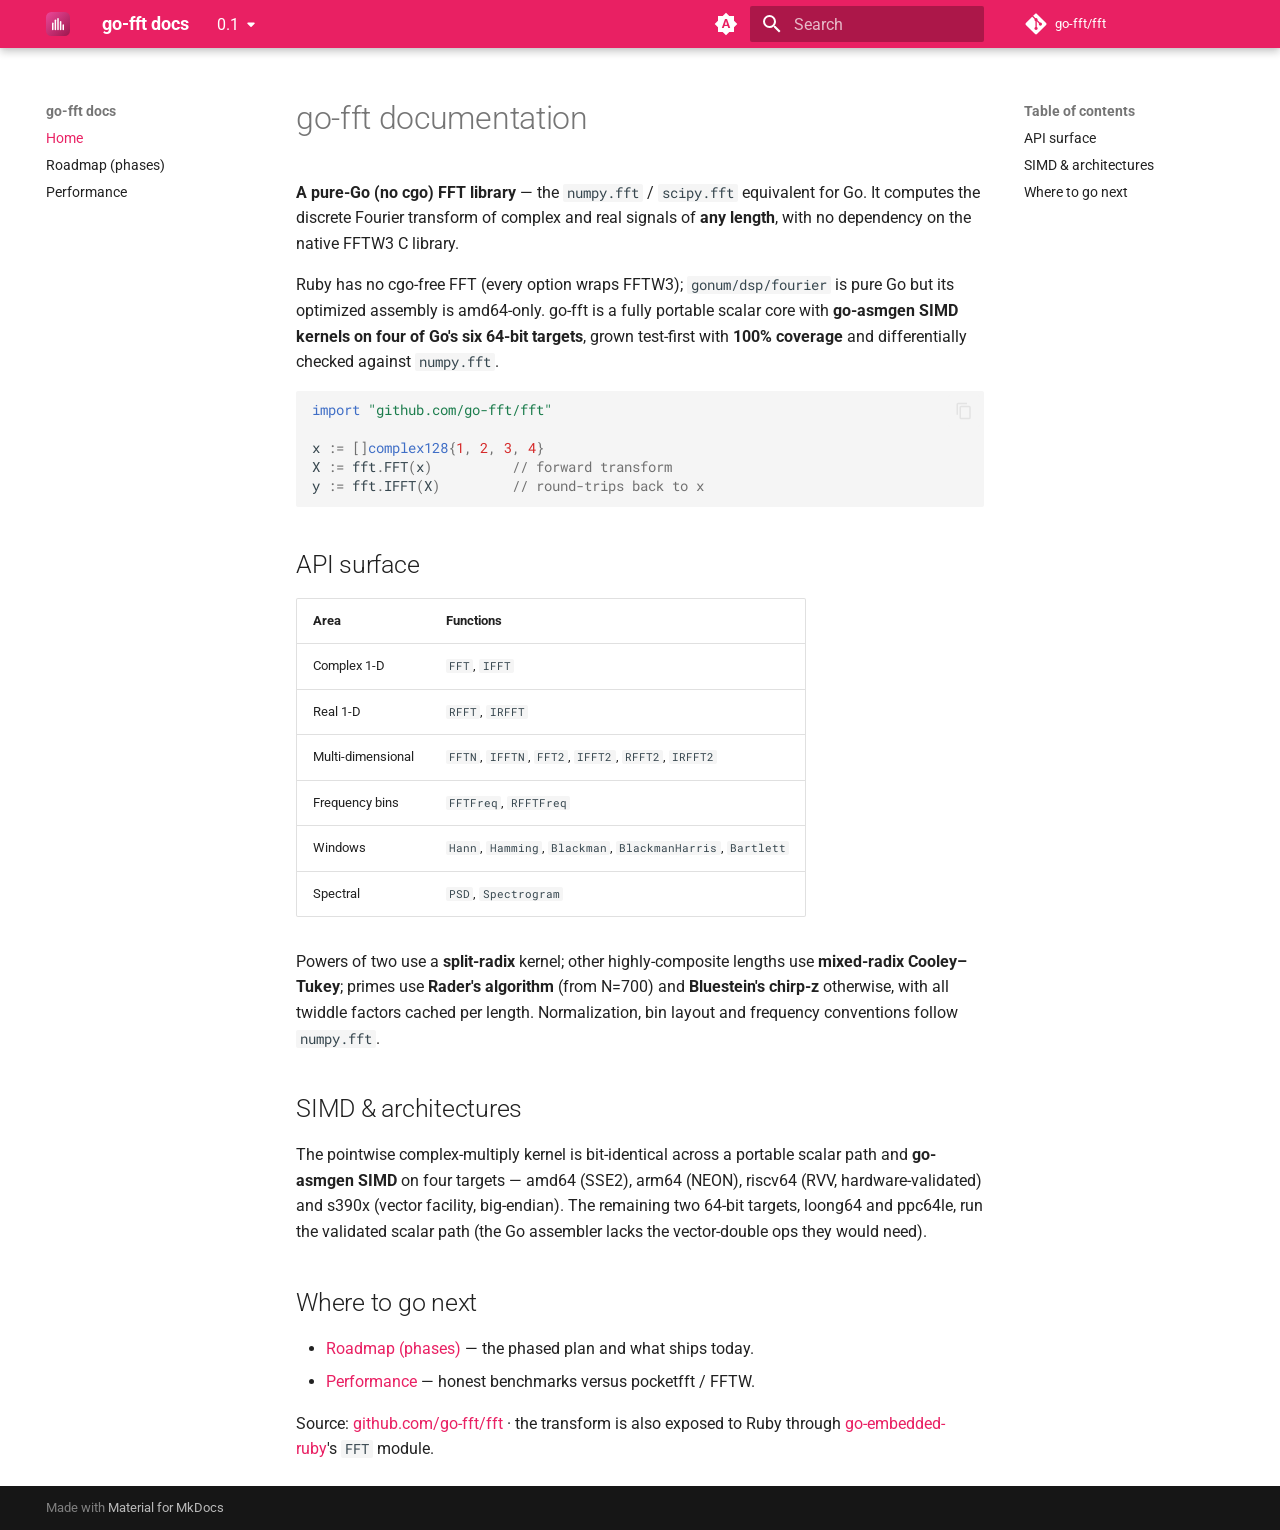
<file: 0.1/index.html>
<!doctype html>
<html lang="en" class="no-js">
  <head>
    
      <meta charset="utf-8">
      <meta name="viewport" content="width=device-width,initial-scale=1">
      
        <meta name="description" content="A pure-Go (CGO=0) FFT library — the numpy.fft / scipy.fft equivalent for Go, no FFTW.">
      
      
      
        <link rel="canonical" href="https://go-fft.github.io/docs/0.1/">
      
      
      
        <link rel="next" href="roadmap/">
      
      
        
      
      
      <link rel="icon" href="assets/logo.svg">
      <meta name="generator" content="mkdocs-1.6.1, mkdocs-material-9.7.7">
    
    
      
        <title>go-fft docs</title>
      
    
    
      <link rel="stylesheet" href="assets/stylesheets/main.ec1eaa64.min.css">
      
        
        <link rel="stylesheet" href="assets/stylesheets/palette.ab4e12ef.min.css">
      
      


    
    
      
    
    
      
        
        
        <link rel="preconnect" href="https://fonts.gstatic.com" crossorigin>
        <link rel="stylesheet" href="https://fonts.googleapis.com/css?family=Roboto:300,300i,400,400i,700,700i%7CRoboto+Mono:400,400i,700,700i&display=fallback">
        <style>:root{--md-text-font:"Roboto";--md-code-font:"Roboto Mono"}</style>
      
    
    
    <script>__md_scope=new URL(".",location),__md_hash=e=>[...e].reduce(((e,_)=>(e<<5)-e+_.charCodeAt(0)),0),__md_get=(e,_=localStorage,t=__md_scope)=>JSON.parse(_.getItem(t.pathname+"."+e)),__md_set=(e,_,t=localStorage,a=__md_scope)=>{try{t.setItem(a.pathname+"."+e,JSON.stringify(_))}catch(e){}}</script>
    
      

    
    
  </head>
  
  
    
    
      
    
    
    
    
    <body dir="ltr" data-md-color-scheme="default" data-md-color-primary="indigo" data-md-color-accent="indigo">
  
    
    <input class="md-toggle" data-md-toggle="drawer" type="checkbox" id="__drawer" autocomplete="off">
    <input class="md-toggle" data-md-toggle="search" type="checkbox" id="__search" autocomplete="off">
    <label class="md-overlay" for="__drawer"></label>
    <div data-md-component="skip">
      
        
        <a href="#go-fft-documentation" class="md-skip">
          Skip to content
        </a>
      
    </div>
    <div data-md-component="announce">
      
    </div>
    
      <div data-md-color-scheme="default" data-md-component="outdated" hidden>
        
      </div>
    
    
      

  

<header class="md-header md-header--shadow" data-md-component="header">
  <nav class="md-header__inner md-grid" aria-label="Header">
    <a href="." title="go-fft docs" class="md-header__button md-logo" aria-label="go-fft docs" data-md-component="logo">
      
  <img src="assets/logo.svg" alt="logo">

    </a>
    <label class="md-header__button md-icon" for="__drawer">
      
      <svg xmlns="http://www.w3.org/2000/svg" viewBox="0 0 24 24"><path d="M3 6h18v2H3zm0 5h18v2H3zm0 5h18v2H3z"/></svg>
    </label>
    <div class="md-header__title" data-md-component="header-title">
      <div class="md-header__ellipsis">
        <div class="md-header__topic">
          <span class="md-ellipsis">
            go-fft docs
          </span>
        </div>
        <div class="md-header__topic" data-md-component="header-topic">
          <span class="md-ellipsis">
            
              Home
            
          </span>
        </div>
      </div>
    </div>
    
      
        <form class="md-header__option" data-md-component="palette">
  
    
    
    
    <input class="md-option" data-md-color-media="(prefers-color-scheme)" data-md-color-scheme="default" data-md-color-primary="indigo" data-md-color-accent="indigo"  aria-label="Switch to light mode"  type="radio" name="__palette" id="__palette_0">
    
      <label class="md-header__button md-icon" title="Switch to light mode" for="__palette_1" hidden>
        <svg xmlns="http://www.w3.org/2000/svg" viewBox="0 0 24 24"><path d="m14.3 16-.7-2h-3.2l-.7 2H7.8L11 7h2l3.2 9zM20 8.69V4h-4.69L12 .69 8.69 4H4v4.69L.69 12 4 15.31V20h4.69L12 23.31 15.31 20H20v-4.69L23.31 12zm-9.15 3.96h2.3L12 9z"/></svg>
      </label>
    
  
    
    
    
    <input class="md-option" data-md-color-media="(prefers-color-scheme: light)" data-md-color-scheme="default" data-md-color-primary="pink" data-md-color-accent="indigo"  aria-label="Switch to dark mode"  type="radio" name="__palette" id="__palette_1">
    
      <label class="md-header__button md-icon" title="Switch to dark mode" for="__palette_2" hidden>
        <svg xmlns="http://www.w3.org/2000/svg" viewBox="0 0 24 24"><path d="M12 8a4 4 0 0 0-4 4 4 4 0 0 0 4 4 4 4 0 0 0 4-4 4 4 0 0 0-4-4m0 10a6 6 0 0 1-6-6 6 6 0 0 1 6-6 6 6 0 0 1 6 6 6 6 0 0 1-6 6m8-9.31V4h-4.69L12 .69 8.69 4H4v4.69L.69 12 4 15.31V20h4.69L12 23.31 15.31 20H20v-4.69L23.31 12z"/></svg>
      </label>
    
  
    
    
    
    <input class="md-option" data-md-color-media="(prefers-color-scheme: dark)" data-md-color-scheme="slate" data-md-color-primary="pink" data-md-color-accent="indigo"  aria-label="Switch to system preference"  type="radio" name="__palette" id="__palette_2">
    
      <label class="md-header__button md-icon" title="Switch to system preference" for="__palette_0" hidden>
        <svg xmlns="http://www.w3.org/2000/svg" viewBox="0 0 24 24"><path d="M12 18c-.89 0-1.74-.2-2.5-.55C11.56 16.5 13 14.42 13 12s-1.44-4.5-3.5-5.45C10.26 6.2 11.11 6 12 6a6 6 0 0 1 6 6 6 6 0 0 1-6 6m8-9.31V4h-4.69L12 .69 8.69 4H4v4.69L.69 12 4 15.31V20h4.69L12 23.31 15.31 20H20v-4.69L23.31 12z"/></svg>
      </label>
    
  
</form>
      
    
    
      <script>var palette=__md_get("__palette");if(palette&&palette.color){if("(prefers-color-scheme)"===palette.color.media){var media=matchMedia("(prefers-color-scheme: light)"),input=document.querySelector(media.matches?"[data-md-color-media='(prefers-color-scheme: light)']":"[data-md-color-media='(prefers-color-scheme: dark)']");palette.color.media=input.getAttribute("data-md-color-media"),palette.color.scheme=input.getAttribute("data-md-color-scheme"),palette.color.primary=input.getAttribute("data-md-color-primary"),palette.color.accent=input.getAttribute("data-md-color-accent")}for(var[key,value]of Object.entries(palette.color))document.body.setAttribute("data-md-color-"+key,value)}</script>
    
    
    
      
      
        <label class="md-header__button md-icon" for="__search">
          
          <svg xmlns="http://www.w3.org/2000/svg" viewBox="0 0 24 24"><path d="M9.5 3A6.5 6.5 0 0 1 16 9.5c0 1.61-.59 3.09-1.56 4.23l.27.27h.79l5 5-1.5 1.5-5-5v-.79l-.27-.27A6.52 6.52 0 0 1 9.5 16 6.5 6.5 0 0 1 3 9.5 6.5 6.5 0 0 1 9.5 3m0 2C7 5 5 7 5 9.5S7 14 9.5 14 14 12 14 9.5 12 5 9.5 5"/></svg>
        </label>
        <div class="md-search" data-md-component="search" role="dialog">
  <label class="md-search__overlay" for="__search"></label>
  <div class="md-search__inner" role="search">
    <form class="md-search__form" name="search">
      <input type="text" class="md-search__input" name="query" aria-label="Search" placeholder="Search" autocapitalize="off" autocorrect="off" autocomplete="off" spellcheck="false" data-md-component="search-query" required>
      <label class="md-search__icon md-icon" for="__search">
        
        <svg xmlns="http://www.w3.org/2000/svg" viewBox="0 0 24 24"><path d="M9.5 3A6.5 6.5 0 0 1 16 9.5c0 1.61-.59 3.09-1.56 4.23l.27.27h.79l5 5-1.5 1.5-5-5v-.79l-.27-.27A6.52 6.52 0 0 1 9.5 16 6.5 6.5 0 0 1 3 9.5 6.5 6.5 0 0 1 9.5 3m0 2C7 5 5 7 5 9.5S7 14 9.5 14 14 12 14 9.5 12 5 9.5 5"/></svg>
        
        <svg xmlns="http://www.w3.org/2000/svg" viewBox="0 0 24 24"><path d="M20 11v2H8l5.5 5.5-1.42 1.42L4.16 12l7.92-7.92L13.5 5.5 8 11z"/></svg>
      </label>
      <nav class="md-search__options" aria-label="Search">
        
        <button type="reset" class="md-search__icon md-icon" title="Clear" aria-label="Clear" tabindex="-1">
          
          <svg xmlns="http://www.w3.org/2000/svg" viewBox="0 0 24 24"><path d="M19 6.41 17.59 5 12 10.59 6.41 5 5 6.41 10.59 12 5 17.59 6.41 19 12 13.41 17.59 19 19 17.59 13.41 12z"/></svg>
        </button>
      </nav>
      
        <div class="md-search__suggest" data-md-component="search-suggest"></div>
      
    </form>
    <div class="md-search__output">
      <div class="md-search__scrollwrap" tabindex="0" data-md-scrollfix>
        <div class="md-search-result" data-md-component="search-result">
          <div class="md-search-result__meta">
            Initializing search
          </div>
          <ol class="md-search-result__list" role="presentation"></ol>
        </div>
      </div>
    </div>
  </div>
</div>
      
    
    
      <div class="md-header__source">
        <a href="https://github.com/go-fft/fft" title="Go to repository" class="md-source" data-md-component="source">
  <div class="md-source__icon md-icon">
    
    <svg xmlns="http://www.w3.org/2000/svg" viewBox="0 0 448 512"><!--! Font Awesome Free 7.1.0 by @fontawesome - https://fontawesome.com License - https://fontawesome.com/license/free (Icons: CC BY 4.0, Fonts: SIL OFL 1.1, Code: MIT License) Copyright 2025 Fonticons, Inc.--><path d="M439.6 236.1 244 40.5c-5.4-5.5-12.8-8.5-20.4-8.5s-15 3-20.4 8.4L162.5 81l51.5 51.5c27.1-9.1 52.7 16.8 43.4 43.7l49.7 49.7c34.2-11.8 61.2 31 35.5 56.7-26.5 26.5-70.2-2.9-56-37.3L240.3 199v121.9c25.3 12.5 22.3 41.8 9.1 55-6.4 6.4-15.2 10.1-24.3 10.1s-17.8-3.6-24.3-10.1c-17.6-17.6-11.1-46.9 11.2-56v-123c-20.8-8.5-24.6-30.7-18.6-45L142.6 101 8.5 235.1C3 240.6 0 247.9 0 255.5s3 15 8.5 20.4l195.6 195.7c5.4 5.4 12.7 8.4 20.4 8.4s15-3 20.4-8.4l194.7-194.7c5.4-5.4 8.4-12.8 8.4-20.4s-3-15-8.4-20.4"/></svg>
  </div>
  <div class="md-source__repository">
    go-fft/fft
  </div>
</a>
      </div>
    
  </nav>
  
</header>
    
    <div class="md-container" data-md-component="container">
      
      
        
          
        
      
      <main class="md-main" data-md-component="main">
        <div class="md-main__inner md-grid">
          
            
              
              <div class="md-sidebar md-sidebar--primary" data-md-component="sidebar" data-md-type="navigation" >
                <div class="md-sidebar__scrollwrap">
                  <div class="md-sidebar__inner">
                    



<nav class="md-nav md-nav--primary" aria-label="Navigation" data-md-level="0">
  <label class="md-nav__title" for="__drawer">
    <a href="." title="go-fft docs" class="md-nav__button md-logo" aria-label="go-fft docs" data-md-component="logo">
      
  <img src="assets/logo.svg" alt="logo">

    </a>
    go-fft docs
  </label>
  
    <div class="md-nav__source">
      <a href="https://github.com/go-fft/fft" title="Go to repository" class="md-source" data-md-component="source">
  <div class="md-source__icon md-icon">
    
    <svg xmlns="http://www.w3.org/2000/svg" viewBox="0 0 448 512"><!--! Font Awesome Free 7.1.0 by @fontawesome - https://fontawesome.com License - https://fontawesome.com/license/free (Icons: CC BY 4.0, Fonts: SIL OFL 1.1, Code: MIT License) Copyright 2025 Fonticons, Inc.--><path d="M439.6 236.1 244 40.5c-5.4-5.5-12.8-8.5-20.4-8.5s-15 3-20.4 8.4L162.5 81l51.5 51.5c27.1-9.1 52.7 16.8 43.4 43.7l49.7 49.7c34.2-11.8 61.2 31 35.5 56.7-26.5 26.5-70.2-2.9-56-37.3L240.3 199v121.9c25.3 12.5 22.3 41.8 9.1 55-6.4 6.4-15.2 10.1-24.3 10.1s-17.8-3.6-24.3-10.1c-17.6-17.6-11.1-46.9 11.2-56v-123c-20.8-8.5-24.6-30.7-18.6-45L142.6 101 8.5 235.1C3 240.6 0 247.9 0 255.5s3 15 8.5 20.4l195.6 195.7c5.4 5.4 12.7 8.4 20.4 8.4s15-3 20.4-8.4l194.7-194.7c5.4-5.4 8.4-12.8 8.4-20.4s-3-15-8.4-20.4"/></svg>
  </div>
  <div class="md-source__repository">
    go-fft/fft
  </div>
</a>
    </div>
  
  <ul class="md-nav__list" data-md-scrollfix>
    
      
      
  
  
    
  
  
  
    <li class="md-nav__item md-nav__item--active">
      
      <input class="md-nav__toggle md-toggle" type="checkbox" id="__toc">
      
      
        
      
      
        <label class="md-nav__link md-nav__link--active" for="__toc">
          
  
  
  <span class="md-ellipsis">
    
  
    Home
  

    
  </span>
  
  

          <span class="md-nav__icon md-icon"></span>
        </label>
      
      <a href="." class="md-nav__link md-nav__link--active">
        
  
  
  <span class="md-ellipsis">
    
  
    Home
  

    
  </span>
  
  

      </a>
      
        

<nav class="md-nav md-nav--secondary" aria-label="Table of contents">
  
  
  
    
  
  
    <label class="md-nav__title" for="__toc">
      <span class="md-nav__icon md-icon"></span>
      Table of contents
    </label>
    <ul class="md-nav__list" data-md-component="toc" data-md-scrollfix>
      
        <li class="md-nav__item">
  <a href="#api-surface" class="md-nav__link">
    <span class="md-ellipsis">
      
        API surface
      
    </span>
  </a>
  
</li>
      
        <li class="md-nav__item">
  <a href="#simd-architectures" class="md-nav__link">
    <span class="md-ellipsis">
      
        SIMD &amp; architectures
      
    </span>
  </a>
  
</li>
      
        <li class="md-nav__item">
  <a href="#where-to-go-next" class="md-nav__link">
    <span class="md-ellipsis">
      
        Where to go next
      
    </span>
  </a>
  
</li>
      
    </ul>
  
</nav>
      
    </li>
  

    
      
      
  
  
  
  
    <li class="md-nav__item">
      <a href="roadmap/" class="md-nav__link">
        
  
  
  <span class="md-ellipsis">
    
  
    Roadmap (phases)
  

    
  </span>
  
  

      </a>
    </li>
  

    
      
      
  
  
  
  
    <li class="md-nav__item">
      <a href="performance/" class="md-nav__link">
        
  
  
  <span class="md-ellipsis">
    
  
    Performance
  

    
  </span>
  
  

      </a>
    </li>
  

    
  </ul>
</nav>
                  </div>
                </div>
              </div>
            
            
              
              <div class="md-sidebar md-sidebar--secondary" data-md-component="sidebar" data-md-type="toc" >
                <div class="md-sidebar__scrollwrap">
                  <div class="md-sidebar__inner">
                    

<nav class="md-nav md-nav--secondary" aria-label="Table of contents">
  
  
  
    
  
  
    <label class="md-nav__title" for="__toc">
      <span class="md-nav__icon md-icon"></span>
      Table of contents
    </label>
    <ul class="md-nav__list" data-md-component="toc" data-md-scrollfix>
      
        <li class="md-nav__item">
  <a href="#api-surface" class="md-nav__link">
    <span class="md-ellipsis">
      
        API surface
      
    </span>
  </a>
  
</li>
      
        <li class="md-nav__item">
  <a href="#simd-architectures" class="md-nav__link">
    <span class="md-ellipsis">
      
        SIMD &amp; architectures
      
    </span>
  </a>
  
</li>
      
        <li class="md-nav__item">
  <a href="#where-to-go-next" class="md-nav__link">
    <span class="md-ellipsis">
      
        Where to go next
      
    </span>
  </a>
  
</li>
      
    </ul>
  
</nav>
                  </div>
                </div>
              </div>
            
          
          
            <div class="md-content" data-md-component="content">
              
              <article class="md-content__inner md-typeset">
                
                  



<h1 id="go-fft-documentation">go-fft documentation<a class="headerlink" href="#go-fft-documentation" title="Permanent link">&para;</a></h1>
<p><strong>A pure-Go (no cgo) FFT library</strong> — the <code>numpy.fft</code> / <code>scipy.fft</code> equivalent for
Go. It computes the discrete Fourier transform of complex and real signals of
<strong>any length</strong>, with no dependency on the native FFTW3 C library.</p>
<p>Ruby has no cgo-free FFT (every option wraps FFTW3); <code>gonum/dsp/fourier</code> is pure
Go but its optimized assembly is amd64-only. go-fft is a fully portable scalar
core with <strong>go-asmgen SIMD kernels on four of Go's six 64-bit targets</strong>, grown
test-first with <strong>100% coverage</strong> and differentially checked against <code>numpy.fft</code>.</p>
<div class="highlight"><pre><span></span><code><a id="__codelineno-0-1" name="__codelineno-0-1" href="#__codelineno-0-1"></a><span class="kn">import</span><span class="w"> </span><span class="s">"github.com/go-fft/fft"</span>
<a id="__codelineno-0-2" name="__codelineno-0-2" href="#__codelineno-0-2"></a>
<a id="__codelineno-0-3" name="__codelineno-0-3" href="#__codelineno-0-3"></a><span class="nx">x</span><span class="w"> </span><span class="o">:=</span><span class="w"> </span><span class="p">[]</span><span class="kt">complex128</span><span class="p">{</span><span class="mi">1</span><span class="p">,</span><span class="w"> </span><span class="mi">2</span><span class="p">,</span><span class="w"> </span><span class="mi">3</span><span class="p">,</span><span class="w"> </span><span class="mi">4</span><span class="p">}</span>
<a id="__codelineno-0-4" name="__codelineno-0-4" href="#__codelineno-0-4"></a><span class="nx">X</span><span class="w"> </span><span class="o">:=</span><span class="w"> </span><span class="nx">fft</span><span class="p">.</span><span class="nx">FFT</span><span class="p">(</span><span class="nx">x</span><span class="p">)</span><span class="w">          </span><span class="c1">// forward transform</span>
<a id="__codelineno-0-5" name="__codelineno-0-5" href="#__codelineno-0-5"></a><span class="nx">y</span><span class="w"> </span><span class="o">:=</span><span class="w"> </span><span class="nx">fft</span><span class="p">.</span><span class="nx">IFFT</span><span class="p">(</span><span class="nx">X</span><span class="p">)</span><span class="w">         </span><span class="c1">// round-trips back to x</span>
</code></pre></div>
<h2 id="api-surface">API surface<a class="headerlink" href="#api-surface" title="Permanent link">&para;</a></h2>
<table>
<thead>
<tr>
<th>Area</th>
<th>Functions</th>
</tr>
</thead>
<tbody>
<tr>
<td>Complex 1-D</td>
<td><code>FFT</code>, <code>IFFT</code></td>
</tr>
<tr>
<td>Real 1-D</td>
<td><code>RFFT</code>, <code>IRFFT</code></td>
</tr>
<tr>
<td>Multi-dimensional</td>
<td><code>FFTN</code>, <code>IFFTN</code>, <code>FFT2</code>, <code>IFFT2</code>, <code>RFFT2</code>, <code>IRFFT2</code></td>
</tr>
<tr>
<td>Frequency bins</td>
<td><code>FFTFreq</code>, <code>RFFTFreq</code></td>
</tr>
<tr>
<td>Windows</td>
<td><code>Hann</code>, <code>Hamming</code>, <code>Blackman</code>, <code>BlackmanHarris</code>, <code>Bartlett</code></td>
</tr>
<tr>
<td>Spectral</td>
<td><code>PSD</code>, <code>Spectrogram</code></td>
</tr>
</tbody>
</table>
<p>Powers of two use a <strong>split-radix</strong> kernel; other highly-composite lengths use
<strong>mixed-radix Cooley–Tukey</strong>; primes use <strong>Rader's algorithm</strong> (from N=700) and
<strong>Bluestein's chirp-z</strong> otherwise, with all twiddle factors cached per length.
Normalization, bin layout and frequency conventions follow <code>numpy.fft</code>.</p>
<h2 id="simd-architectures">SIMD &amp; architectures<a class="headerlink" href="#simd-architectures" title="Permanent link">&para;</a></h2>
<p>The pointwise complex-multiply kernel is bit-identical across a portable scalar
path and <strong>go-asmgen SIMD</strong> on four targets — amd64 (SSE2), arm64 (NEON),
riscv64 (RVV, hardware-validated) and s390x (vector facility, big-endian). The
remaining two 64-bit targets, loong64 and ppc64le, run the validated scalar path
(the Go assembler lacks the vector-double ops they would need).</p>
<h2 id="where-to-go-next">Where to go next<a class="headerlink" href="#where-to-go-next" title="Permanent link">&para;</a></h2>
<ul>
<li><a href="roadmap/">Roadmap (phases)</a> — the phased plan and what ships today.</li>
<li><a href="performance/">Performance</a> — honest benchmarks versus pocketfft / FFTW.</li>
</ul>
<p>Source: <a href="https://github.com/go-fft/fft">github.com/go-fft/fft</a> · the transform is
also exposed to Ruby through <a href="https://github.com/go-embedded-ruby/ruby">go-embedded-ruby</a>'s
<code>FFT</code> module.</p>












                
              </article>
            </div>
          
          
<script>var target=document.getElementById(location.hash.slice(1));target&&target.name&&(target.checked=target.name.startsWith("__tabbed_"))</script>
        </div>
        
          <button type="button" class="md-top md-icon" data-md-component="top" hidden>
  
  <svg xmlns="http://www.w3.org/2000/svg" viewBox="0 0 24 24"><path d="M13 20h-2V8l-5.5 5.5-1.42-1.42L12 4.16l7.92 7.92-1.42 1.42L13 8z"/></svg>
  Back to top
</button>
        
      </main>
      
        <footer class="md-footer">
  
  <div class="md-footer-meta md-typeset">
    <div class="md-footer-meta__inner md-grid">
      <div class="md-copyright">
  
  
    Made with
    <a href="https://squidfunk.github.io/mkdocs-material/" target="_blank" rel="noopener">
      Material for MkDocs
    </a>
  
</div>
      
    </div>
  </div>
</footer>
      
    </div>
    <div class="md-dialog" data-md-component="dialog">
      <div class="md-dialog__inner md-typeset"></div>
    </div>
    
    
    
      
      
      <script id="__config" type="application/json">{"annotate": null, "base": ".", "features": ["navigation.sections", "navigation.top", "navigation.instant", "content.code.copy", "search.suggest"], "search": "assets/javascripts/workers/search.2c215733.min.js", "tags": null, "translations": {"clipboard.copied": "Copied to clipboard", "clipboard.copy": "Copy to clipboard", "search.result.more.one": "1 more on this page", "search.result.more.other": "# more on this page", "search.result.none": "No matching documents", "search.result.one": "1 matching document", "search.result.other": "# matching documents", "search.result.placeholder": "Type to start searching", "search.result.term.missing": "Missing", "select.version": "Select version"}, "version": {"default": "latest", "provider": "mike"}}</script>
    
    
      <script src="assets/javascripts/bundle.d7400e89.min.js"></script>
      
    
  </body>
</html>
</file>
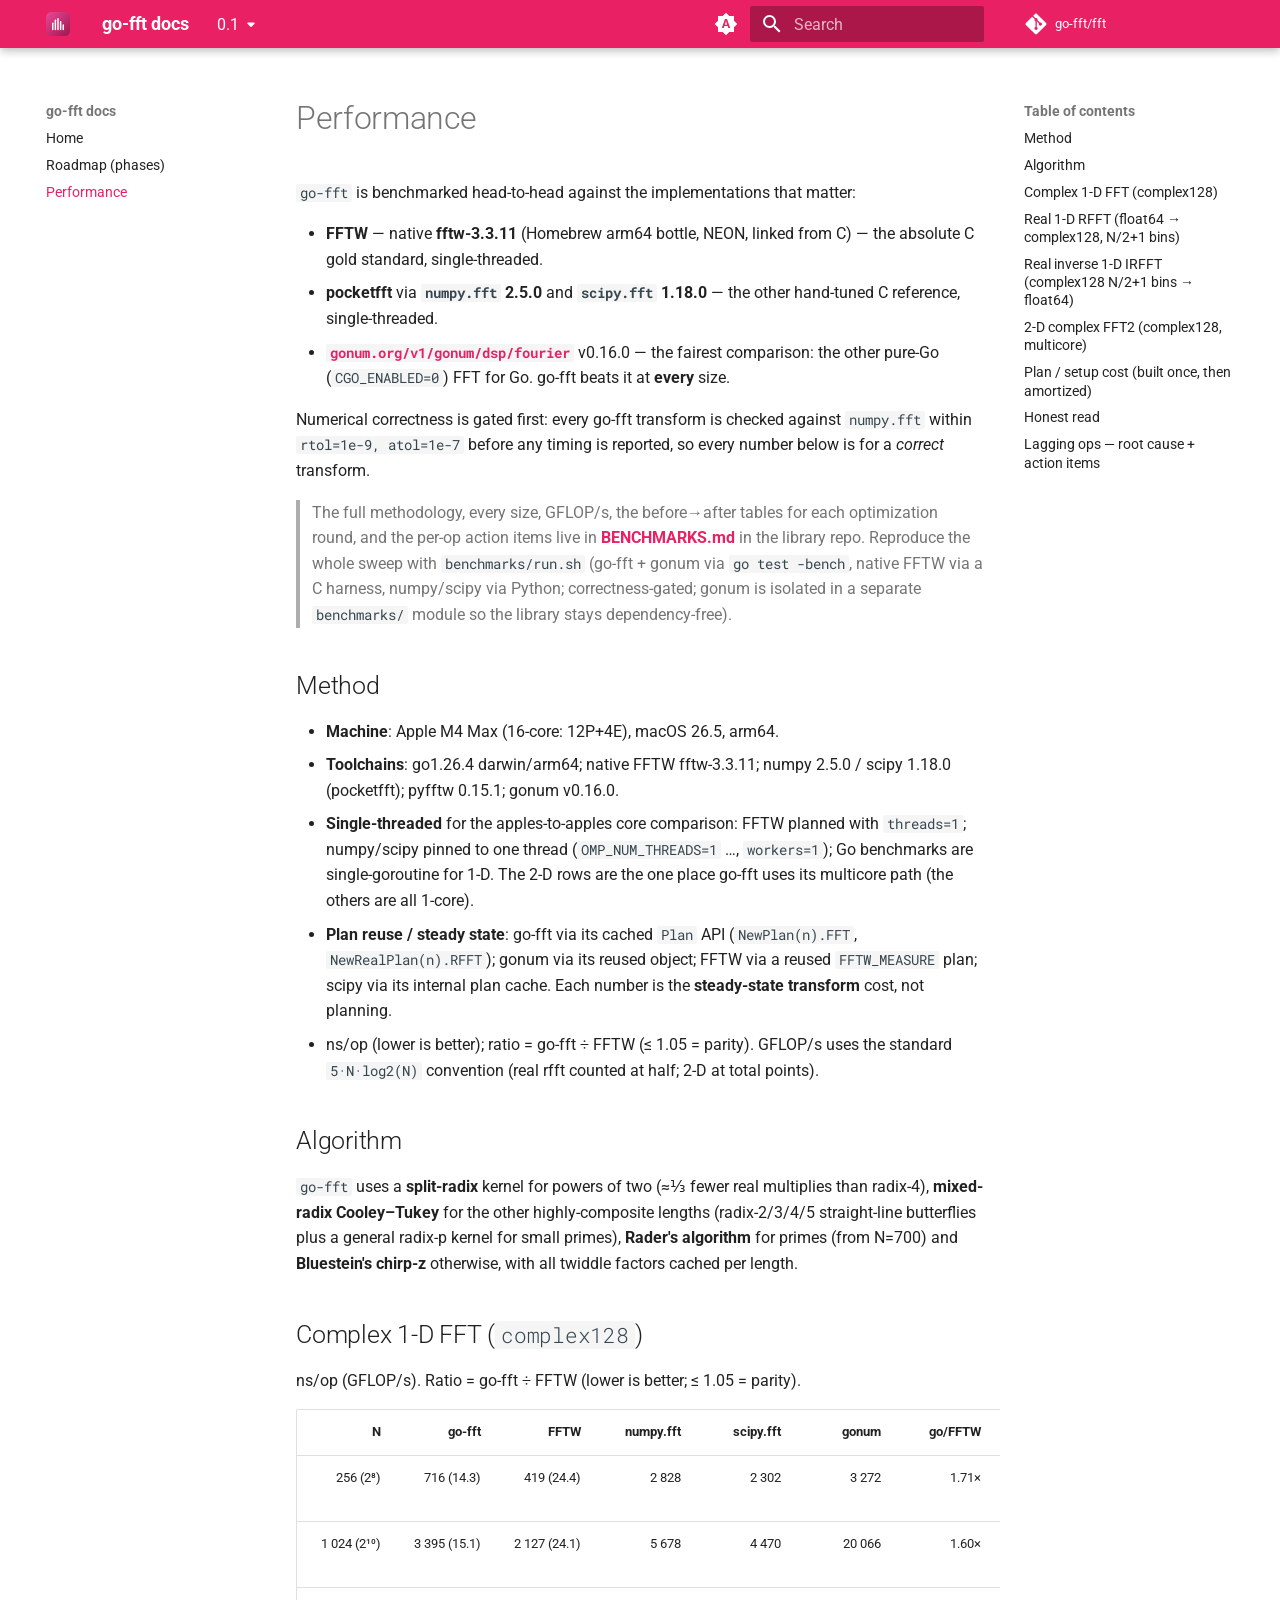
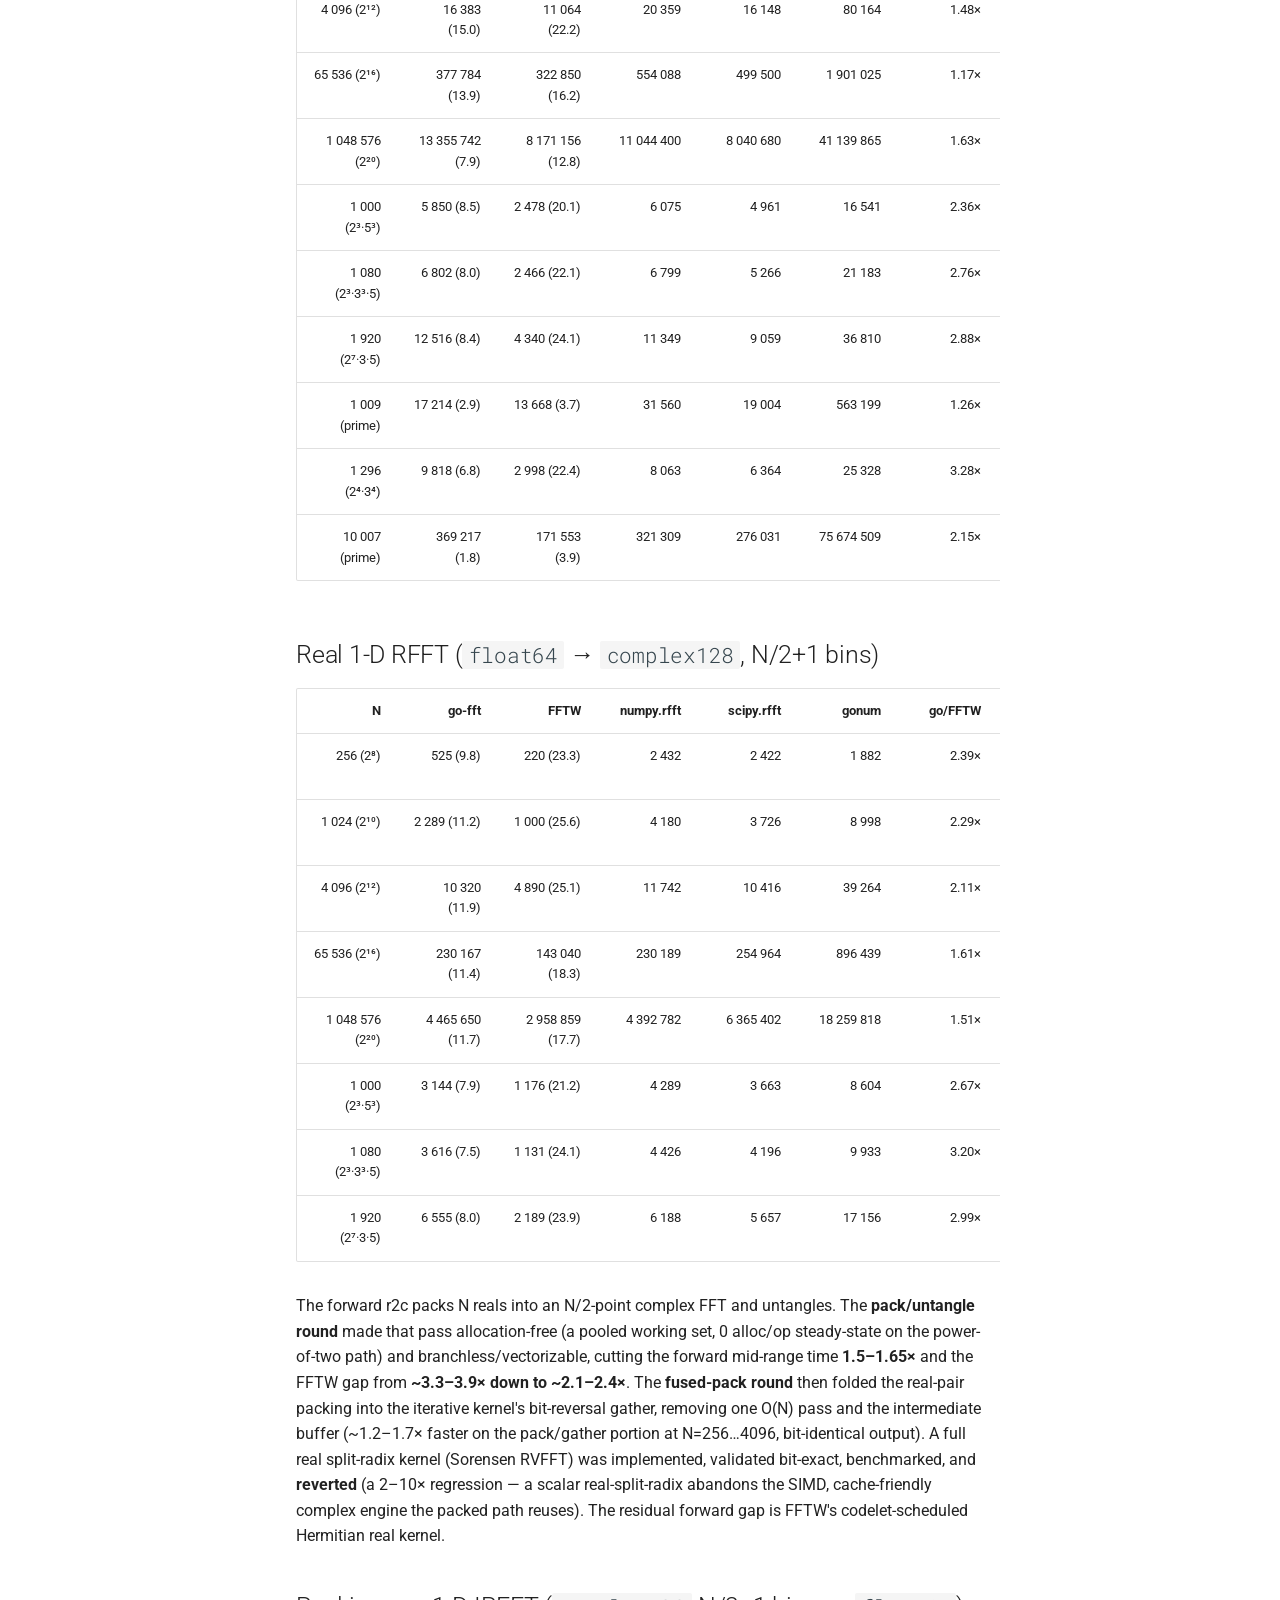
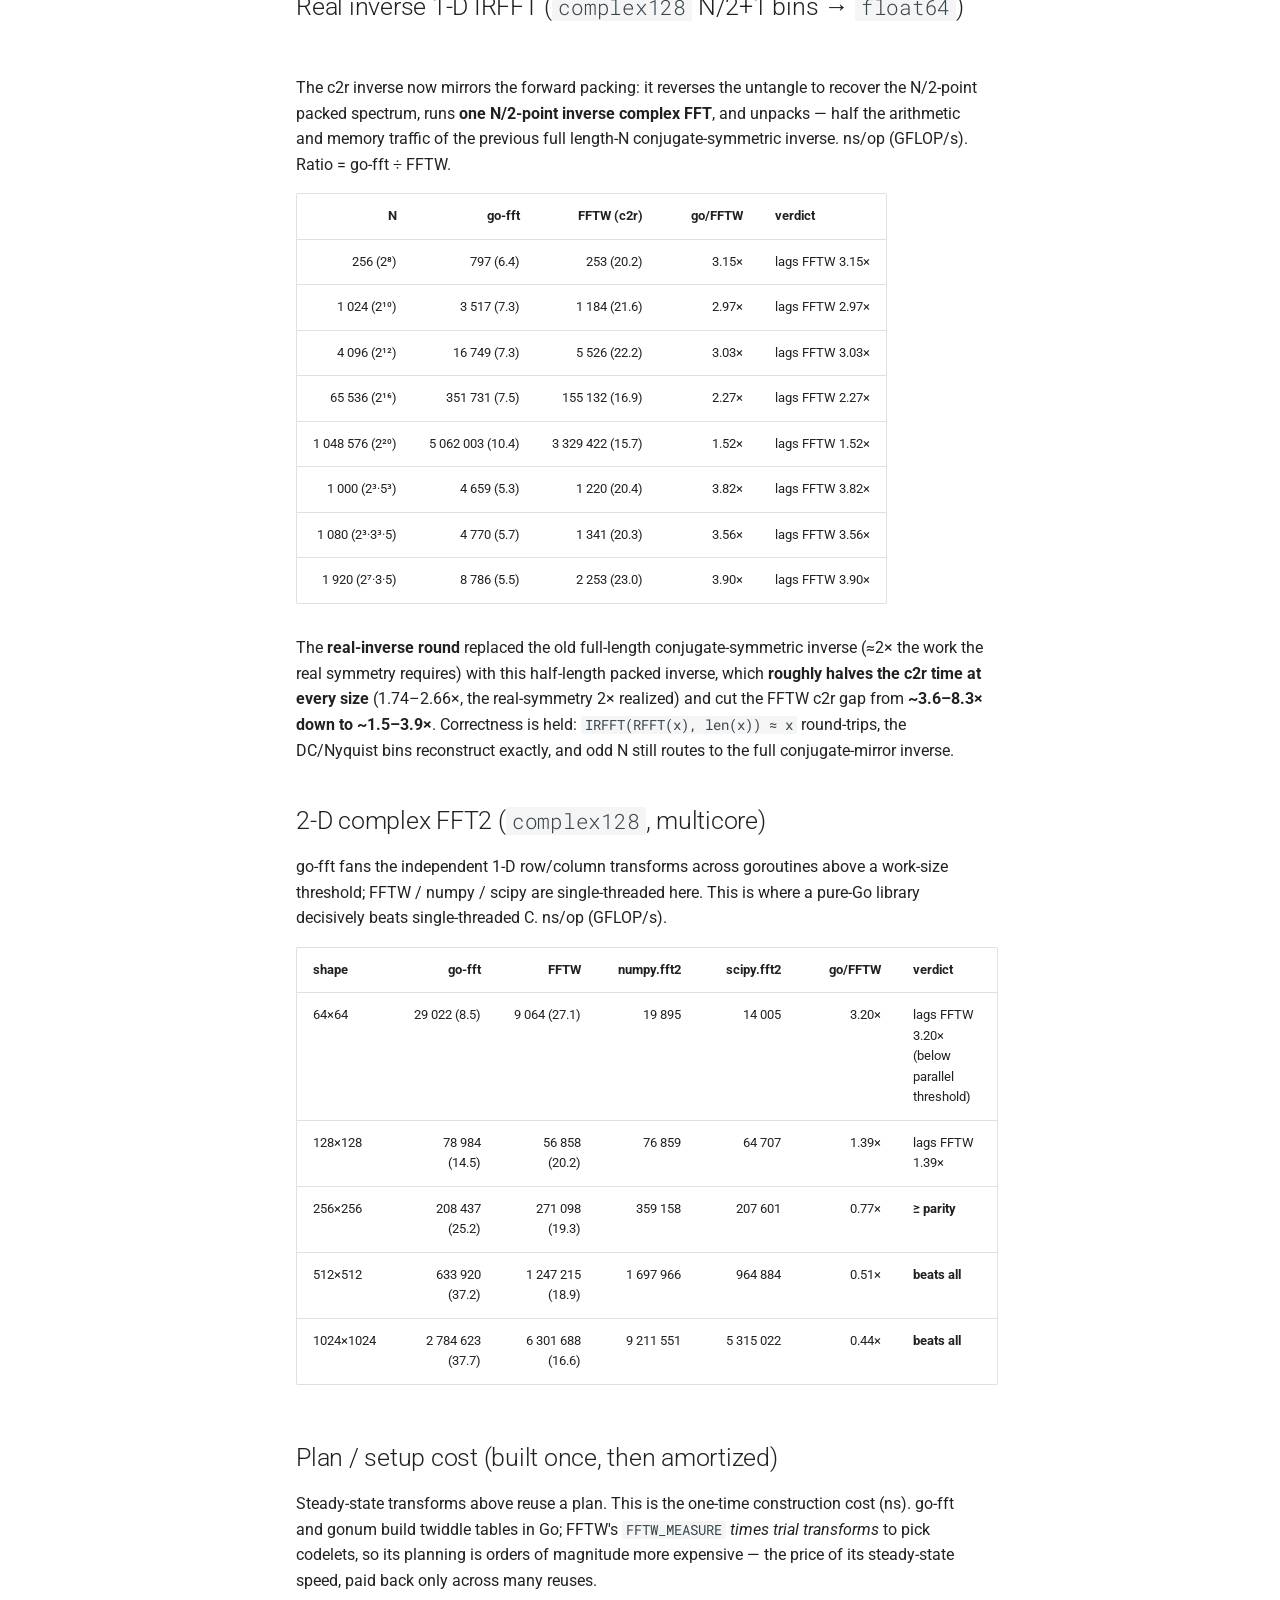
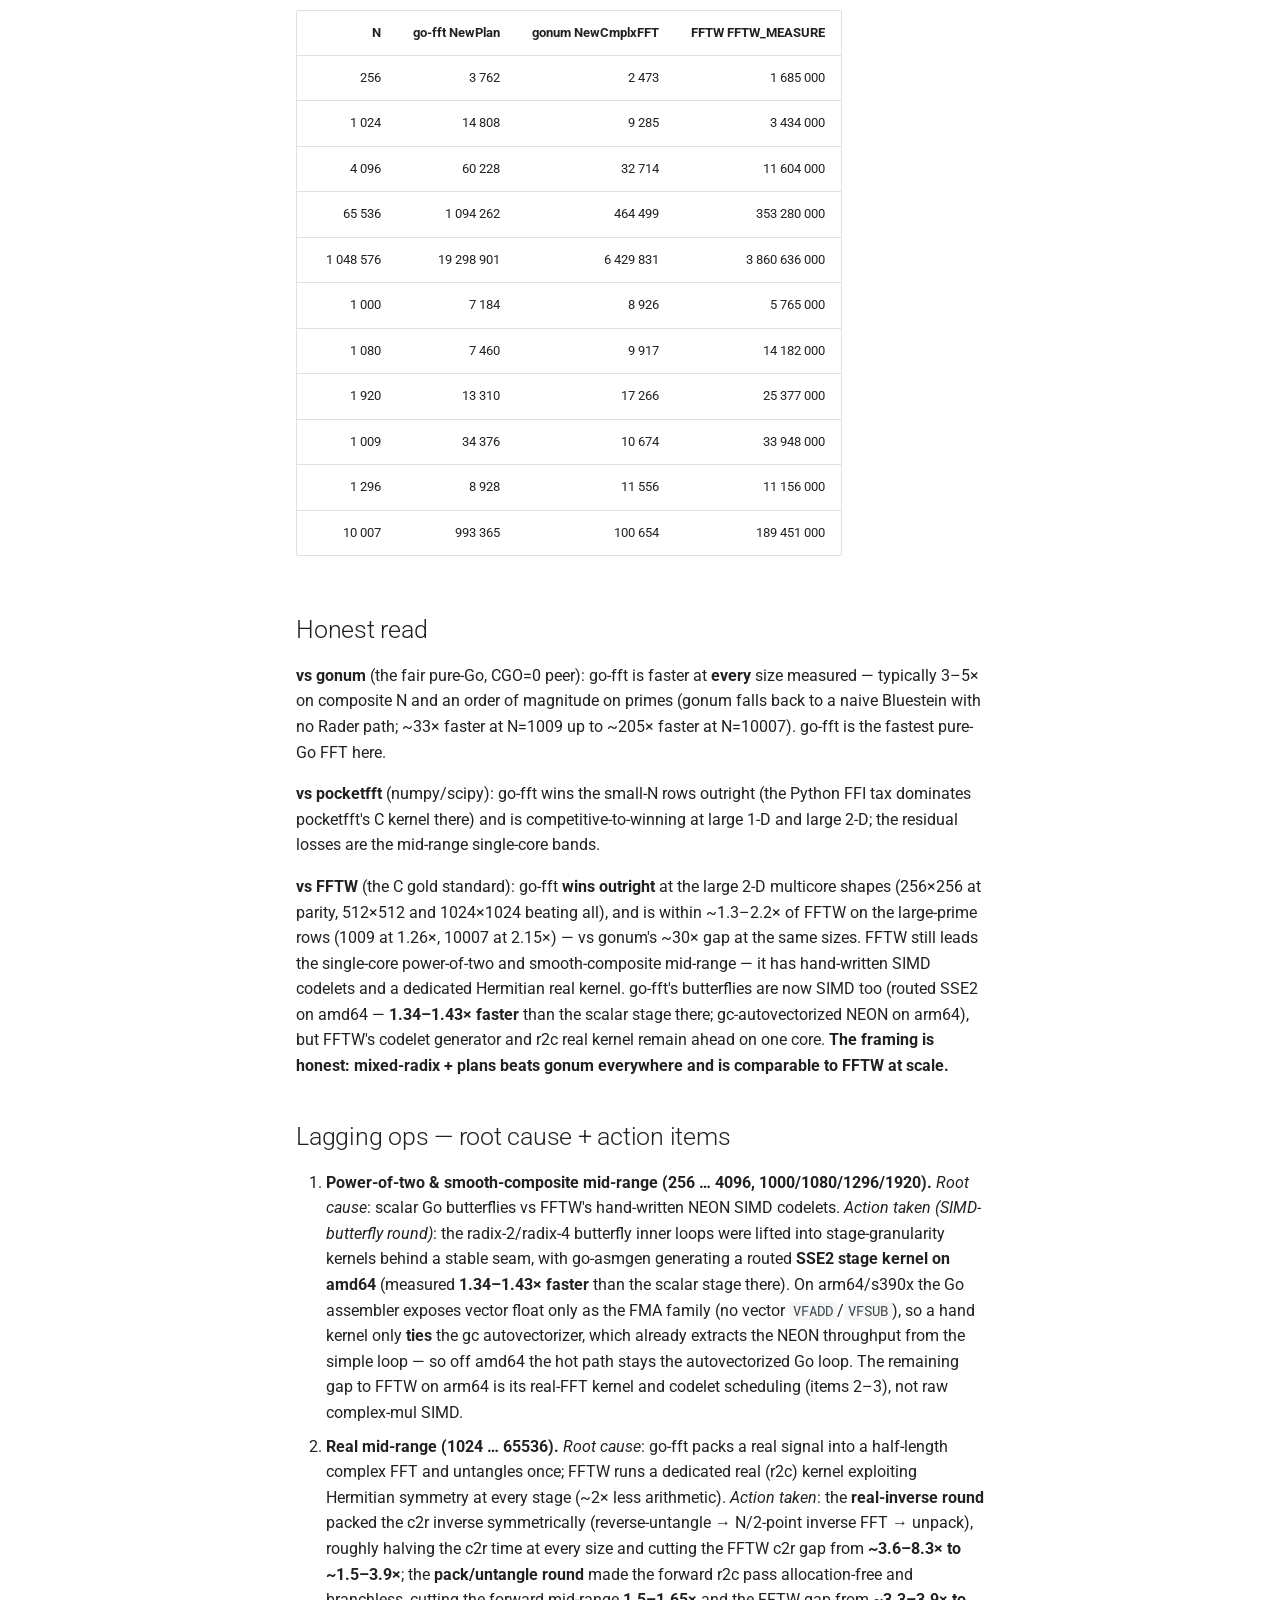
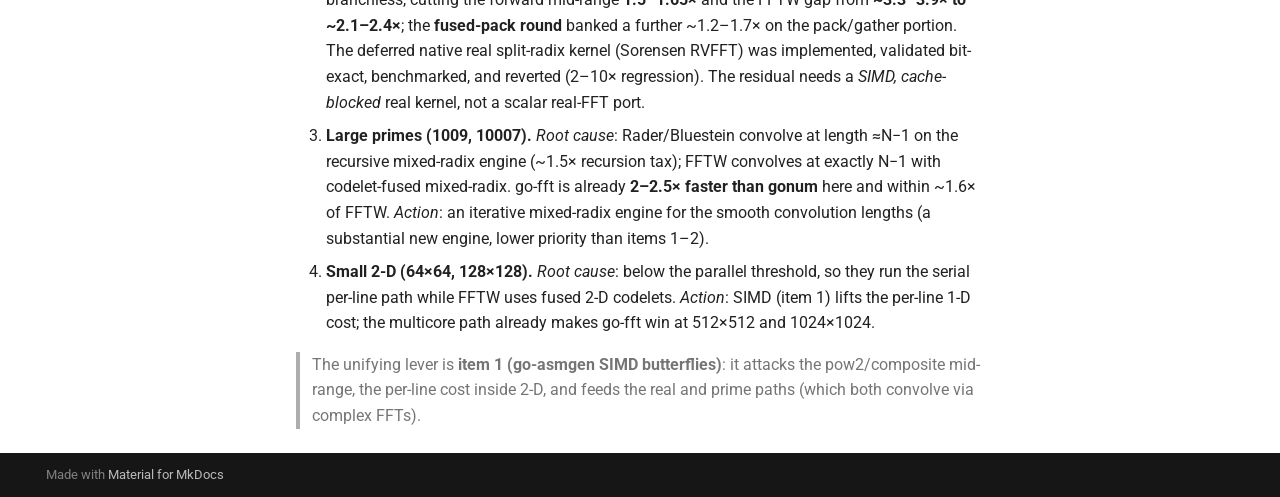
<file: 0.1/performance/index.html>
<!doctype html>
<html lang="en" class="no-js">
  <head>
    
      <meta charset="utf-8">
      <meta name="viewport" content="width=device-width,initial-scale=1">
      
        <meta name="description" content="A pure-Go (CGO=0) FFT library — the numpy.fft / scipy.fft equivalent for Go, no FFTW.">
      
      
      
        <link rel="canonical" href="https://go-fft.github.io/docs/0.1/performance/">
      
      
        <link rel="prev" href="../roadmap/">
      
      
      
        
      
      
      <link rel="icon" href="../assets/logo.svg">
      <meta name="generator" content="mkdocs-1.6.1, mkdocs-material-9.7.7">
    
    
      
        <title>Performance - go-fft docs</title>
      
    
    
      <link rel="stylesheet" href="../assets/stylesheets/main.ec1eaa64.min.css">
      
        
        <link rel="stylesheet" href="../assets/stylesheets/palette.ab4e12ef.min.css">
      
      


    
    
      
    
    
      
        
        
        <link rel="preconnect" href="https://fonts.gstatic.com" crossorigin>
        <link rel="stylesheet" href="https://fonts.googleapis.com/css?family=Roboto:300,300i,400,400i,700,700i%7CRoboto+Mono:400,400i,700,700i&display=fallback">
        <style>:root{--md-text-font:"Roboto";--md-code-font:"Roboto Mono"}</style>
      
    
    
    <script>__md_scope=new URL("..",location),__md_hash=e=>[...e].reduce(((e,_)=>(e<<5)-e+_.charCodeAt(0)),0),__md_get=(e,_=localStorage,t=__md_scope)=>JSON.parse(_.getItem(t.pathname+"."+e)),__md_set=(e,_,t=localStorage,a=__md_scope)=>{try{t.setItem(a.pathname+"."+e,JSON.stringify(_))}catch(e){}}</script>
    
      

    
    
  </head>
  
  
    
    
      
    
    
    
    
    <body dir="ltr" data-md-color-scheme="default" data-md-color-primary="indigo" data-md-color-accent="indigo">
  
    
    <input class="md-toggle" data-md-toggle="drawer" type="checkbox" id="__drawer" autocomplete="off">
    <input class="md-toggle" data-md-toggle="search" type="checkbox" id="__search" autocomplete="off">
    <label class="md-overlay" for="__drawer"></label>
    <div data-md-component="skip">
      
        
        <a href="#performance" class="md-skip">
          Skip to content
        </a>
      
    </div>
    <div data-md-component="announce">
      
    </div>
    
      <div data-md-color-scheme="default" data-md-component="outdated" hidden>
        
      </div>
    
    
      

  

<header class="md-header md-header--shadow" data-md-component="header">
  <nav class="md-header__inner md-grid" aria-label="Header">
    <a href=".." title="go-fft docs" class="md-header__button md-logo" aria-label="go-fft docs" data-md-component="logo">
      
  <img src="../assets/logo.svg" alt="logo">

    </a>
    <label class="md-header__button md-icon" for="__drawer">
      
      <svg xmlns="http://www.w3.org/2000/svg" viewBox="0 0 24 24"><path d="M3 6h18v2H3zm0 5h18v2H3zm0 5h18v2H3z"/></svg>
    </label>
    <div class="md-header__title" data-md-component="header-title">
      <div class="md-header__ellipsis">
        <div class="md-header__topic">
          <span class="md-ellipsis">
            go-fft docs
          </span>
        </div>
        <div class="md-header__topic" data-md-component="header-topic">
          <span class="md-ellipsis">
            
              Performance
            
          </span>
        </div>
      </div>
    </div>
    
      
        <form class="md-header__option" data-md-component="palette">
  
    
    
    
    <input class="md-option" data-md-color-media="(prefers-color-scheme)" data-md-color-scheme="default" data-md-color-primary="indigo" data-md-color-accent="indigo"  aria-label="Switch to light mode"  type="radio" name="__palette" id="__palette_0">
    
      <label class="md-header__button md-icon" title="Switch to light mode" for="__palette_1" hidden>
        <svg xmlns="http://www.w3.org/2000/svg" viewBox="0 0 24 24"><path d="m14.3 16-.7-2h-3.2l-.7 2H7.8L11 7h2l3.2 9zM20 8.69V4h-4.69L12 .69 8.69 4H4v4.69L.69 12 4 15.31V20h4.69L12 23.31 15.31 20H20v-4.69L23.31 12zm-9.15 3.96h2.3L12 9z"/></svg>
      </label>
    
  
    
    
    
    <input class="md-option" data-md-color-media="(prefers-color-scheme: light)" data-md-color-scheme="default" data-md-color-primary="pink" data-md-color-accent="indigo"  aria-label="Switch to dark mode"  type="radio" name="__palette" id="__palette_1">
    
      <label class="md-header__button md-icon" title="Switch to dark mode" for="__palette_2" hidden>
        <svg xmlns="http://www.w3.org/2000/svg" viewBox="0 0 24 24"><path d="M12 8a4 4 0 0 0-4 4 4 4 0 0 0 4 4 4 4 0 0 0 4-4 4 4 0 0 0-4-4m0 10a6 6 0 0 1-6-6 6 6 0 0 1 6-6 6 6 0 0 1 6 6 6 6 0 0 1-6 6m8-9.31V4h-4.69L12 .69 8.69 4H4v4.69L.69 12 4 15.31V20h4.69L12 23.31 15.31 20H20v-4.69L23.31 12z"/></svg>
      </label>
    
  
    
    
    
    <input class="md-option" data-md-color-media="(prefers-color-scheme: dark)" data-md-color-scheme="slate" data-md-color-primary="pink" data-md-color-accent="indigo"  aria-label="Switch to system preference"  type="radio" name="__palette" id="__palette_2">
    
      <label class="md-header__button md-icon" title="Switch to system preference" for="__palette_0" hidden>
        <svg xmlns="http://www.w3.org/2000/svg" viewBox="0 0 24 24"><path d="M12 18c-.89 0-1.74-.2-2.5-.55C11.56 16.5 13 14.42 13 12s-1.44-4.5-3.5-5.45C10.26 6.2 11.11 6 12 6a6 6 0 0 1 6 6 6 6 0 0 1-6 6m8-9.31V4h-4.69L12 .69 8.69 4H4v4.69L.69 12 4 15.31V20h4.69L12 23.31 15.31 20H20v-4.69L23.31 12z"/></svg>
      </label>
    
  
</form>
      
    
    
      <script>var palette=__md_get("__palette");if(palette&&palette.color){if("(prefers-color-scheme)"===palette.color.media){var media=matchMedia("(prefers-color-scheme: light)"),input=document.querySelector(media.matches?"[data-md-color-media='(prefers-color-scheme: light)']":"[data-md-color-media='(prefers-color-scheme: dark)']");palette.color.media=input.getAttribute("data-md-color-media"),palette.color.scheme=input.getAttribute("data-md-color-scheme"),palette.color.primary=input.getAttribute("data-md-color-primary"),palette.color.accent=input.getAttribute("data-md-color-accent")}for(var[key,value]of Object.entries(palette.color))document.body.setAttribute("data-md-color-"+key,value)}</script>
    
    
    
      
      
        <label class="md-header__button md-icon" for="__search">
          
          <svg xmlns="http://www.w3.org/2000/svg" viewBox="0 0 24 24"><path d="M9.5 3A6.5 6.5 0 0 1 16 9.5c0 1.61-.59 3.09-1.56 4.23l.27.27h.79l5 5-1.5 1.5-5-5v-.79l-.27-.27A6.52 6.52 0 0 1 9.5 16 6.5 6.5 0 0 1 3 9.5 6.5 6.5 0 0 1 9.5 3m0 2C7 5 5 7 5 9.5S7 14 9.5 14 14 12 14 9.5 12 5 9.5 5"/></svg>
        </label>
        <div class="md-search" data-md-component="search" role="dialog">
  <label class="md-search__overlay" for="__search"></label>
  <div class="md-search__inner" role="search">
    <form class="md-search__form" name="search">
      <input type="text" class="md-search__input" name="query" aria-label="Search" placeholder="Search" autocapitalize="off" autocorrect="off" autocomplete="off" spellcheck="false" data-md-component="search-query" required>
      <label class="md-search__icon md-icon" for="__search">
        
        <svg xmlns="http://www.w3.org/2000/svg" viewBox="0 0 24 24"><path d="M9.5 3A6.5 6.5 0 0 1 16 9.5c0 1.61-.59 3.09-1.56 4.23l.27.27h.79l5 5-1.5 1.5-5-5v-.79l-.27-.27A6.52 6.52 0 0 1 9.5 16 6.5 6.5 0 0 1 3 9.5 6.5 6.5 0 0 1 9.5 3m0 2C7 5 5 7 5 9.5S7 14 9.5 14 14 12 14 9.5 12 5 9.5 5"/></svg>
        
        <svg xmlns="http://www.w3.org/2000/svg" viewBox="0 0 24 24"><path d="M20 11v2H8l5.5 5.5-1.42 1.42L4.16 12l7.92-7.92L13.5 5.5 8 11z"/></svg>
      </label>
      <nav class="md-search__options" aria-label="Search">
        
        <button type="reset" class="md-search__icon md-icon" title="Clear" aria-label="Clear" tabindex="-1">
          
          <svg xmlns="http://www.w3.org/2000/svg" viewBox="0 0 24 24"><path d="M19 6.41 17.59 5 12 10.59 6.41 5 5 6.41 10.59 12 5 17.59 6.41 19 12 13.41 17.59 19 19 17.59 13.41 12z"/></svg>
        </button>
      </nav>
      
        <div class="md-search__suggest" data-md-component="search-suggest"></div>
      
    </form>
    <div class="md-search__output">
      <div class="md-search__scrollwrap" tabindex="0" data-md-scrollfix>
        <div class="md-search-result" data-md-component="search-result">
          <div class="md-search-result__meta">
            Initializing search
          </div>
          <ol class="md-search-result__list" role="presentation"></ol>
        </div>
      </div>
    </div>
  </div>
</div>
      
    
    
      <div class="md-header__source">
        <a href="https://github.com/go-fft/fft" title="Go to repository" class="md-source" data-md-component="source">
  <div class="md-source__icon md-icon">
    
    <svg xmlns="http://www.w3.org/2000/svg" viewBox="0 0 448 512"><!--! Font Awesome Free 7.1.0 by @fontawesome - https://fontawesome.com License - https://fontawesome.com/license/free (Icons: CC BY 4.0, Fonts: SIL OFL 1.1, Code: MIT License) Copyright 2025 Fonticons, Inc.--><path d="M439.6 236.1 244 40.5c-5.4-5.5-12.8-8.5-20.4-8.5s-15 3-20.4 8.4L162.5 81l51.5 51.5c27.1-9.1 52.7 16.8 43.4 43.7l49.7 49.7c34.2-11.8 61.2 31 35.5 56.7-26.5 26.5-70.2-2.9-56-37.3L240.3 199v121.9c25.3 12.5 22.3 41.8 9.1 55-6.4 6.4-15.2 10.1-24.3 10.1s-17.8-3.6-24.3-10.1c-17.6-17.6-11.1-46.9 11.2-56v-123c-20.8-8.5-24.6-30.7-18.6-45L142.6 101 8.5 235.1C3 240.6 0 247.9 0 255.5s3 15 8.5 20.4l195.6 195.7c5.4 5.4 12.7 8.4 20.4 8.4s15-3 20.4-8.4l194.7-194.7c5.4-5.4 8.4-12.8 8.4-20.4s-3-15-8.4-20.4"/></svg>
  </div>
  <div class="md-source__repository">
    go-fft/fft
  </div>
</a>
      </div>
    
  </nav>
  
</header>
    
    <div class="md-container" data-md-component="container">
      
      
        
          
        
      
      <main class="md-main" data-md-component="main">
        <div class="md-main__inner md-grid">
          
            
              
              <div class="md-sidebar md-sidebar--primary" data-md-component="sidebar" data-md-type="navigation" >
                <div class="md-sidebar__scrollwrap">
                  <div class="md-sidebar__inner">
                    



<nav class="md-nav md-nav--primary" aria-label="Navigation" data-md-level="0">
  <label class="md-nav__title" for="__drawer">
    <a href=".." title="go-fft docs" class="md-nav__button md-logo" aria-label="go-fft docs" data-md-component="logo">
      
  <img src="../assets/logo.svg" alt="logo">

    </a>
    go-fft docs
  </label>
  
    <div class="md-nav__source">
      <a href="https://github.com/go-fft/fft" title="Go to repository" class="md-source" data-md-component="source">
  <div class="md-source__icon md-icon">
    
    <svg xmlns="http://www.w3.org/2000/svg" viewBox="0 0 448 512"><!--! Font Awesome Free 7.1.0 by @fontawesome - https://fontawesome.com License - https://fontawesome.com/license/free (Icons: CC BY 4.0, Fonts: SIL OFL 1.1, Code: MIT License) Copyright 2025 Fonticons, Inc.--><path d="M439.6 236.1 244 40.5c-5.4-5.5-12.8-8.5-20.4-8.5s-15 3-20.4 8.4L162.5 81l51.5 51.5c27.1-9.1 52.7 16.8 43.4 43.7l49.7 49.7c34.2-11.8 61.2 31 35.5 56.7-26.5 26.5-70.2-2.9-56-37.3L240.3 199v121.9c25.3 12.5 22.3 41.8 9.1 55-6.4 6.4-15.2 10.1-24.3 10.1s-17.8-3.6-24.3-10.1c-17.6-17.6-11.1-46.9 11.2-56v-123c-20.8-8.5-24.6-30.7-18.6-45L142.6 101 8.5 235.1C3 240.6 0 247.9 0 255.5s3 15 8.5 20.4l195.6 195.7c5.4 5.4 12.7 8.4 20.4 8.4s15-3 20.4-8.4l194.7-194.7c5.4-5.4 8.4-12.8 8.4-20.4s-3-15-8.4-20.4"/></svg>
  </div>
  <div class="md-source__repository">
    go-fft/fft
  </div>
</a>
    </div>
  
  <ul class="md-nav__list" data-md-scrollfix>
    
      
      
  
  
  
  
    <li class="md-nav__item">
      <a href=".." class="md-nav__link">
        
  
  
  <span class="md-ellipsis">
    
  
    Home
  

    
  </span>
  
  

      </a>
    </li>
  

    
      
      
  
  
  
  
    <li class="md-nav__item">
      <a href="../roadmap/" class="md-nav__link">
        
  
  
  <span class="md-ellipsis">
    
  
    Roadmap (phases)
  

    
  </span>
  
  

      </a>
    </li>
  

    
      
      
  
  
    
  
  
  
    <li class="md-nav__item md-nav__item--active">
      
      <input class="md-nav__toggle md-toggle" type="checkbox" id="__toc">
      
      
        
      
      
        <label class="md-nav__link md-nav__link--active" for="__toc">
          
  
  
  <span class="md-ellipsis">
    
  
    Performance
  

    
  </span>
  
  

          <span class="md-nav__icon md-icon"></span>
        </label>
      
      <a href="./" class="md-nav__link md-nav__link--active">
        
  
  
  <span class="md-ellipsis">
    
  
    Performance
  

    
  </span>
  
  

      </a>
      
        

<nav class="md-nav md-nav--secondary" aria-label="Table of contents">
  
  
  
    
  
  
    <label class="md-nav__title" for="__toc">
      <span class="md-nav__icon md-icon"></span>
      Table of contents
    </label>
    <ul class="md-nav__list" data-md-component="toc" data-md-scrollfix>
      
        <li class="md-nav__item">
  <a href="#method" class="md-nav__link">
    <span class="md-ellipsis">
      
        Method
      
    </span>
  </a>
  
</li>
      
        <li class="md-nav__item">
  <a href="#algorithm" class="md-nav__link">
    <span class="md-ellipsis">
      
        Algorithm
      
    </span>
  </a>
  
</li>
      
        <li class="md-nav__item">
  <a href="#complex-1-d-fft-complex128" class="md-nav__link">
    <span class="md-ellipsis">
      
        Complex 1-D FFT (complex128)
      
    </span>
  </a>
  
</li>
      
        <li class="md-nav__item">
  <a href="#real-1-d-rfft-float64-complex128-n21-bins" class="md-nav__link">
    <span class="md-ellipsis">
      
        Real 1-D RFFT (float64 → complex128, N/2+1 bins)
      
    </span>
  </a>
  
</li>
      
        <li class="md-nav__item">
  <a href="#real-inverse-1-d-irfft-complex128-n21-bins-float64" class="md-nav__link">
    <span class="md-ellipsis">
      
        Real inverse 1-D IRFFT (complex128 N/2+1 bins → float64)
      
    </span>
  </a>
  
</li>
      
        <li class="md-nav__item">
  <a href="#2-d-complex-fft2-complex128-multicore" class="md-nav__link">
    <span class="md-ellipsis">
      
        2-D complex FFT2 (complex128, multicore)
      
    </span>
  </a>
  
</li>
      
        <li class="md-nav__item">
  <a href="#plan-setup-cost-built-once-then-amortized" class="md-nav__link">
    <span class="md-ellipsis">
      
        Plan / setup cost (built once, then amortized)
      
    </span>
  </a>
  
</li>
      
        <li class="md-nav__item">
  <a href="#honest-read" class="md-nav__link">
    <span class="md-ellipsis">
      
        Honest read
      
    </span>
  </a>
  
</li>
      
        <li class="md-nav__item">
  <a href="#lagging-ops-root-cause-action-items" class="md-nav__link">
    <span class="md-ellipsis">
      
        Lagging ops — root cause + action items
      
    </span>
  </a>
  
</li>
      
    </ul>
  
</nav>
      
    </li>
  

    
  </ul>
</nav>
                  </div>
                </div>
              </div>
            
            
              
              <div class="md-sidebar md-sidebar--secondary" data-md-component="sidebar" data-md-type="toc" >
                <div class="md-sidebar__scrollwrap">
                  <div class="md-sidebar__inner">
                    

<nav class="md-nav md-nav--secondary" aria-label="Table of contents">
  
  
  
    
  
  
    <label class="md-nav__title" for="__toc">
      <span class="md-nav__icon md-icon"></span>
      Table of contents
    </label>
    <ul class="md-nav__list" data-md-component="toc" data-md-scrollfix>
      
        <li class="md-nav__item">
  <a href="#method" class="md-nav__link">
    <span class="md-ellipsis">
      
        Method
      
    </span>
  </a>
  
</li>
      
        <li class="md-nav__item">
  <a href="#algorithm" class="md-nav__link">
    <span class="md-ellipsis">
      
        Algorithm
      
    </span>
  </a>
  
</li>
      
        <li class="md-nav__item">
  <a href="#complex-1-d-fft-complex128" class="md-nav__link">
    <span class="md-ellipsis">
      
        Complex 1-D FFT (complex128)
      
    </span>
  </a>
  
</li>
      
        <li class="md-nav__item">
  <a href="#real-1-d-rfft-float64-complex128-n21-bins" class="md-nav__link">
    <span class="md-ellipsis">
      
        Real 1-D RFFT (float64 → complex128, N/2+1 bins)
      
    </span>
  </a>
  
</li>
      
        <li class="md-nav__item">
  <a href="#real-inverse-1-d-irfft-complex128-n21-bins-float64" class="md-nav__link">
    <span class="md-ellipsis">
      
        Real inverse 1-D IRFFT (complex128 N/2+1 bins → float64)
      
    </span>
  </a>
  
</li>
      
        <li class="md-nav__item">
  <a href="#2-d-complex-fft2-complex128-multicore" class="md-nav__link">
    <span class="md-ellipsis">
      
        2-D complex FFT2 (complex128, multicore)
      
    </span>
  </a>
  
</li>
      
        <li class="md-nav__item">
  <a href="#plan-setup-cost-built-once-then-amortized" class="md-nav__link">
    <span class="md-ellipsis">
      
        Plan / setup cost (built once, then amortized)
      
    </span>
  </a>
  
</li>
      
        <li class="md-nav__item">
  <a href="#honest-read" class="md-nav__link">
    <span class="md-ellipsis">
      
        Honest read
      
    </span>
  </a>
  
</li>
      
        <li class="md-nav__item">
  <a href="#lagging-ops-root-cause-action-items" class="md-nav__link">
    <span class="md-ellipsis">
      
        Lagging ops — root cause + action items
      
    </span>
  </a>
  
</li>
      
    </ul>
  
</nav>
                  </div>
                </div>
              </div>
            
          
          
            <div class="md-content" data-md-component="content">
              
              <article class="md-content__inner md-typeset">
                
                  



<h1 id="performance">Performance<a class="headerlink" href="#performance" title="Permanent link">&para;</a></h1>
<p><code>go-fft</code> is benchmarked head-to-head against the implementations that matter:</p>
<ul>
<li><strong>FFTW</strong> — native <strong>fftw-3.3.11</strong> (Homebrew arm64 bottle, NEON, linked from C) —
  the absolute C gold standard, single-threaded.</li>
<li><strong>pocketfft</strong> via <strong><code>numpy.fft</code> 2.5.0</strong> and <strong><code>scipy.fft</code> 1.18.0</strong> — the other
  hand-tuned C reference, single-threaded.</li>
<li><strong><a href="https://pkg.go.dev/gonum.org/v1/gonum/dsp/fourier"><code>gonum.org/v1/gonum/dsp/fourier</code></a></strong>
  v0.16.0 — the fairest comparison: the other pure-Go (<code>CGO_ENABLED=0</code>) FFT for Go.
  go-fft beats it at <strong>every</strong> size.</li>
</ul>
<p>Numerical correctness is gated first: every go-fft transform is checked against
<code>numpy.fft</code> within <code>rtol=1e-9, atol=1e-7</code> before any timing is reported, so every
number below is for a <em>correct</em> transform.</p>
<blockquote>
<p>The full methodology, every size, GFLOP/s, the before→after tables for each
optimization round, and the per-op action items live in
<strong><a href="https://github.com/go-fft/fft/blob/main/BENCHMARKS.md">BENCHMARKS.md</a></strong> in the
library repo. Reproduce the whole sweep with <code>benchmarks/run.sh</code> (go-fft + gonum
via <code>go test -bench</code>, native FFTW via a C harness, numpy/scipy via Python;
correctness-gated; gonum is isolated in a separate <code>benchmarks/</code> module so the
library stays dependency-free).</p>
</blockquote>
<h2 id="method">Method<a class="headerlink" href="#method" title="Permanent link">&para;</a></h2>
<ul>
<li><strong>Machine</strong>: Apple M4 Max (16-core: 12P+4E), macOS 26.5, arm64.</li>
<li><strong>Toolchains</strong>: go1.26.4 darwin/arm64; native FFTW fftw-3.3.11; numpy 2.5.0 /
  scipy 1.18.0 (pocketfft); pyfftw 0.15.1; gonum v0.16.0.</li>
<li><strong>Single-threaded</strong> for the apples-to-apples core comparison: FFTW planned with
  <code>threads=1</code>; numpy/scipy pinned to one thread (<code>OMP_NUM_THREADS=1</code> …,
  <code>workers=1</code>); Go benchmarks are single-goroutine for 1-D. The 2-D rows are the
  one place go-fft uses its multicore path (the others are all 1-core).</li>
<li><strong>Plan reuse / steady state</strong>: go-fft via its cached <code>Plan</code> API
  (<code>NewPlan(n).FFT</code>, <code>NewRealPlan(n).RFFT</code>); gonum via its reused object; FFTW via
  a reused <code>FFTW_MEASURE</code> plan; scipy via its internal plan cache. Each number is
  the <strong>steady-state transform</strong> cost, not planning.</li>
<li>ns/op (lower is better); ratio = go-fft ÷ FFTW (≤ 1.05 = parity). GFLOP/s uses
  the standard <code>5·N·log2(N)</code> convention (real rfft counted at half; 2-D at total
  points).</li>
</ul>
<h2 id="algorithm">Algorithm<a class="headerlink" href="#algorithm" title="Permanent link">&para;</a></h2>
<p><code>go-fft</code> uses a <strong>split-radix</strong> kernel for powers of two (≈⅓ fewer real multiplies
than radix-4), <strong>mixed-radix Cooley–Tukey</strong> for the other highly-composite lengths
(radix-2/3/4/5 straight-line butterflies plus a general radix-p kernel for small
primes), <strong>Rader's algorithm</strong> for primes (from N=700) and <strong>Bluestein's chirp-z</strong>
otherwise, with all twiddle factors cached per length.</p>
<h2 id="complex-1-d-fft-complex128">Complex 1-D FFT (<code>complex128</code>)<a class="headerlink" href="#complex-1-d-fft-complex128" title="Permanent link">&para;</a></h2>
<p>ns/op (GFLOP/s). Ratio = go-fft ÷ FFTW (lower is better; ≤ 1.05 = parity).</p>
<table>
<thead>
<tr>
<th style="text-align: right;">N</th>
<th style="text-align: right;">go-fft</th>
<th style="text-align: right;">FFTW</th>
<th style="text-align: right;">numpy.fft</th>
<th style="text-align: right;">scipy.fft</th>
<th style="text-align: right;">gonum</th>
<th style="text-align: right;">go/FFTW</th>
<th style="text-align: left;">verdict</th>
</tr>
</thead>
<tbody>
<tr>
<td style="text-align: right;">256 (2⁸)</td>
<td style="text-align: right;">716 (14.3)</td>
<td style="text-align: right;">419 (24.4)</td>
<td style="text-align: right;">2 828</td>
<td style="text-align: right;">2 302</td>
<td style="text-align: right;">3 272</td>
<td style="text-align: right;">1.71×</td>
<td style="text-align: left;">lags FFTW 1.71×</td>
</tr>
<tr>
<td style="text-align: right;">1 024 (2¹⁰)</td>
<td style="text-align: right;">3 395 (15.1)</td>
<td style="text-align: right;">2 127 (24.1)</td>
<td style="text-align: right;">5 678</td>
<td style="text-align: right;">4 470</td>
<td style="text-align: right;">20 066</td>
<td style="text-align: right;">1.60×</td>
<td style="text-align: left;">lags FFTW 1.60×</td>
</tr>
<tr>
<td style="text-align: right;">4 096 (2¹²)</td>
<td style="text-align: right;">16 383 (15.0)</td>
<td style="text-align: right;">11 064 (22.2)</td>
<td style="text-align: right;">20 359</td>
<td style="text-align: right;">16 148</td>
<td style="text-align: right;">80 164</td>
<td style="text-align: right;">1.48×</td>
<td style="text-align: left;">lags FFTW 1.48×</td>
</tr>
<tr>
<td style="text-align: right;">65 536 (2¹⁶)</td>
<td style="text-align: right;">377 784 (13.9)</td>
<td style="text-align: right;">322 850 (16.2)</td>
<td style="text-align: right;">554 088</td>
<td style="text-align: right;">499 500</td>
<td style="text-align: right;">1 901 025</td>
<td style="text-align: right;">1.17×</td>
<td style="text-align: left;">lags FFTW 1.17×</td>
</tr>
<tr>
<td style="text-align: right;">1 048 576 (2²⁰)</td>
<td style="text-align: right;">13 355 742 (7.9)</td>
<td style="text-align: right;">8 171 156 (12.8)</td>
<td style="text-align: right;">11 044 400</td>
<td style="text-align: right;">8 040 680</td>
<td style="text-align: right;">41 139 865</td>
<td style="text-align: right;">1.63×</td>
<td style="text-align: left;">lags FFTW 1.63×</td>
</tr>
<tr>
<td style="text-align: right;">1 000 (2³·5³)</td>
<td style="text-align: right;">5 850 (8.5)</td>
<td style="text-align: right;">2 478 (20.1)</td>
<td style="text-align: right;">6 075</td>
<td style="text-align: right;">4 961</td>
<td style="text-align: right;">16 541</td>
<td style="text-align: right;">2.36×</td>
<td style="text-align: left;">lags FFTW 2.36×</td>
</tr>
<tr>
<td style="text-align: right;">1 080 (2³·3³·5)</td>
<td style="text-align: right;">6 802 (8.0)</td>
<td style="text-align: right;">2 466 (22.1)</td>
<td style="text-align: right;">6 799</td>
<td style="text-align: right;">5 266</td>
<td style="text-align: right;">21 183</td>
<td style="text-align: right;">2.76×</td>
<td style="text-align: left;">lags FFTW 2.76×</td>
</tr>
<tr>
<td style="text-align: right;">1 920 (2⁷·3·5)</td>
<td style="text-align: right;">12 516 (8.4)</td>
<td style="text-align: right;">4 340 (24.1)</td>
<td style="text-align: right;">11 349</td>
<td style="text-align: right;">9 059</td>
<td style="text-align: right;">36 810</td>
<td style="text-align: right;">2.88×</td>
<td style="text-align: left;">lags FFTW 2.88×</td>
</tr>
<tr>
<td style="text-align: right;">1 009 (prime)</td>
<td style="text-align: right;">17 214 (2.9)</td>
<td style="text-align: right;">13 668 (3.7)</td>
<td style="text-align: right;">31 560</td>
<td style="text-align: right;">19 004</td>
<td style="text-align: right;">563 199</td>
<td style="text-align: right;">1.26×</td>
<td style="text-align: left;">lags FFTW 1.26×</td>
</tr>
<tr>
<td style="text-align: right;">1 296 (2⁴·3⁴)</td>
<td style="text-align: right;">9 818 (6.8)</td>
<td style="text-align: right;">2 998 (22.4)</td>
<td style="text-align: right;">8 063</td>
<td style="text-align: right;">6 364</td>
<td style="text-align: right;">25 328</td>
<td style="text-align: right;">3.28×</td>
<td style="text-align: left;">lags FFTW 3.28×</td>
</tr>
<tr>
<td style="text-align: right;">10 007 (prime)</td>
<td style="text-align: right;">369 217 (1.8)</td>
<td style="text-align: right;">171 553 (3.9)</td>
<td style="text-align: right;">321 309</td>
<td style="text-align: right;">276 031</td>
<td style="text-align: right;">75 674 509</td>
<td style="text-align: right;">2.15×</td>
<td style="text-align: left;">lags FFTW 2.15×</td>
</tr>
</tbody>
</table>
<h2 id="real-1-d-rfft-float64-complex128-n21-bins">Real 1-D RFFT (<code>float64</code> → <code>complex128</code>, N/2+1 bins)<a class="headerlink" href="#real-1-d-rfft-float64-complex128-n21-bins" title="Permanent link">&para;</a></h2>
<table>
<thead>
<tr>
<th style="text-align: right;">N</th>
<th style="text-align: right;">go-fft</th>
<th style="text-align: right;">FFTW</th>
<th style="text-align: right;">numpy.rfft</th>
<th style="text-align: right;">scipy.rfft</th>
<th style="text-align: right;">gonum</th>
<th style="text-align: right;">go/FFTW</th>
<th style="text-align: left;">verdict</th>
</tr>
</thead>
<tbody>
<tr>
<td style="text-align: right;">256 (2⁸)</td>
<td style="text-align: right;">525 (9.8)</td>
<td style="text-align: right;">220 (23.3)</td>
<td style="text-align: right;">2 432</td>
<td style="text-align: right;">2 422</td>
<td style="text-align: right;">1 882</td>
<td style="text-align: right;">2.39×</td>
<td style="text-align: left;">lags FFTW 2.39×</td>
</tr>
<tr>
<td style="text-align: right;">1 024 (2¹⁰)</td>
<td style="text-align: right;">2 289 (11.2)</td>
<td style="text-align: right;">1 000 (25.6)</td>
<td style="text-align: right;">4 180</td>
<td style="text-align: right;">3 726</td>
<td style="text-align: right;">8 998</td>
<td style="text-align: right;">2.29×</td>
<td style="text-align: left;">lags FFTW 2.29×</td>
</tr>
<tr>
<td style="text-align: right;">4 096 (2¹²)</td>
<td style="text-align: right;">10 320 (11.9)</td>
<td style="text-align: right;">4 890 (25.1)</td>
<td style="text-align: right;">11 742</td>
<td style="text-align: right;">10 416</td>
<td style="text-align: right;">39 264</td>
<td style="text-align: right;">2.11×</td>
<td style="text-align: left;">lags FFTW 2.11×</td>
</tr>
<tr>
<td style="text-align: right;">65 536 (2¹⁶)</td>
<td style="text-align: right;">230 167 (11.4)</td>
<td style="text-align: right;">143 040 (18.3)</td>
<td style="text-align: right;">230 189</td>
<td style="text-align: right;">254 964</td>
<td style="text-align: right;">896 439</td>
<td style="text-align: right;">1.61×</td>
<td style="text-align: left;">lags FFTW 1.61×</td>
</tr>
<tr>
<td style="text-align: right;">1 048 576 (2²⁰)</td>
<td style="text-align: right;">4 465 650 (11.7)</td>
<td style="text-align: right;">2 958 859 (17.7)</td>
<td style="text-align: right;">4 392 782</td>
<td style="text-align: right;">6 365 402</td>
<td style="text-align: right;">18 259 818</td>
<td style="text-align: right;">1.51×</td>
<td style="text-align: left;">lags FFTW 1.51×</td>
</tr>
<tr>
<td style="text-align: right;">1 000 (2³·5³)</td>
<td style="text-align: right;">3 144 (7.9)</td>
<td style="text-align: right;">1 176 (21.2)</td>
<td style="text-align: right;">4 289</td>
<td style="text-align: right;">3 663</td>
<td style="text-align: right;">8 604</td>
<td style="text-align: right;">2.67×</td>
<td style="text-align: left;">lags FFTW 2.67×</td>
</tr>
<tr>
<td style="text-align: right;">1 080 (2³·3³·5)</td>
<td style="text-align: right;">3 616 (7.5)</td>
<td style="text-align: right;">1 131 (24.1)</td>
<td style="text-align: right;">4 426</td>
<td style="text-align: right;">4 196</td>
<td style="text-align: right;">9 933</td>
<td style="text-align: right;">3.20×</td>
<td style="text-align: left;">lags FFTW 3.20×</td>
</tr>
<tr>
<td style="text-align: right;">1 920 (2⁷·3·5)</td>
<td style="text-align: right;">6 555 (8.0)</td>
<td style="text-align: right;">2 189 (23.9)</td>
<td style="text-align: right;">6 188</td>
<td style="text-align: right;">5 657</td>
<td style="text-align: right;">17 156</td>
<td style="text-align: right;">2.99×</td>
<td style="text-align: left;">lags FFTW 2.99×</td>
</tr>
</tbody>
</table>
<p>The forward r2c packs N reals into an N/2-point complex FFT and untangles. The
<strong>pack/untangle round</strong> made that pass allocation-free (a pooled working set,
0 alloc/op steady-state on the power-of-two path) and branchless/vectorizable,
cutting the forward mid-range time <strong>1.5–1.65×</strong> and the FFTW gap from <strong>~3.3–3.9×
down to ~2.1–2.4×</strong>. The <strong>fused-pack round</strong> then folded the real-pair packing
into the iterative kernel's bit-reversal gather, removing one O(N) pass and the
intermediate buffer (~1.2–1.7× faster on the pack/gather portion at N=256…4096,
bit-identical output). A full real split-radix kernel (Sorensen RVFFT) was
implemented, validated bit-exact, benchmarked, and <strong>reverted</strong> (a 2–10×
regression — a scalar real-split-radix abandons the SIMD, cache-friendly complex
engine the packed path reuses). The residual forward gap is FFTW's
codelet-scheduled Hermitian real kernel.</p>
<h2 id="real-inverse-1-d-irfft-complex128-n21-bins-float64">Real inverse 1-D IRFFT (<code>complex128</code> N/2+1 bins → <code>float64</code>)<a class="headerlink" href="#real-inverse-1-d-irfft-complex128-n21-bins-float64" title="Permanent link">&para;</a></h2>
<p>The c2r inverse now mirrors the forward packing: it reverses the untangle to
recover the N/2-point packed spectrum, runs <strong>one N/2-point inverse complex FFT</strong>,
and unpacks — half the arithmetic and memory traffic of the previous full
length-N conjugate-symmetric inverse. ns/op (GFLOP/s). Ratio = go-fft ÷ FFTW.</p>
<table>
<thead>
<tr>
<th style="text-align: right;">N</th>
<th style="text-align: right;">go-fft</th>
<th style="text-align: right;">FFTW (c2r)</th>
<th style="text-align: right;">go/FFTW</th>
<th style="text-align: left;">verdict</th>
</tr>
</thead>
<tbody>
<tr>
<td style="text-align: right;">256 (2⁸)</td>
<td style="text-align: right;">797 (6.4)</td>
<td style="text-align: right;">253 (20.2)</td>
<td style="text-align: right;">3.15×</td>
<td style="text-align: left;">lags FFTW 3.15×</td>
</tr>
<tr>
<td style="text-align: right;">1 024 (2¹⁰)</td>
<td style="text-align: right;">3 517 (7.3)</td>
<td style="text-align: right;">1 184 (21.6)</td>
<td style="text-align: right;">2.97×</td>
<td style="text-align: left;">lags FFTW 2.97×</td>
</tr>
<tr>
<td style="text-align: right;">4 096 (2¹²)</td>
<td style="text-align: right;">16 749 (7.3)</td>
<td style="text-align: right;">5 526 (22.2)</td>
<td style="text-align: right;">3.03×</td>
<td style="text-align: left;">lags FFTW 3.03×</td>
</tr>
<tr>
<td style="text-align: right;">65 536 (2¹⁶)</td>
<td style="text-align: right;">351 731 (7.5)</td>
<td style="text-align: right;">155 132 (16.9)</td>
<td style="text-align: right;">2.27×</td>
<td style="text-align: left;">lags FFTW 2.27×</td>
</tr>
<tr>
<td style="text-align: right;">1 048 576 (2²⁰)</td>
<td style="text-align: right;">5 062 003 (10.4)</td>
<td style="text-align: right;">3 329 422 (15.7)</td>
<td style="text-align: right;">1.52×</td>
<td style="text-align: left;">lags FFTW 1.52×</td>
</tr>
<tr>
<td style="text-align: right;">1 000 (2³·5³)</td>
<td style="text-align: right;">4 659 (5.3)</td>
<td style="text-align: right;">1 220 (20.4)</td>
<td style="text-align: right;">3.82×</td>
<td style="text-align: left;">lags FFTW 3.82×</td>
</tr>
<tr>
<td style="text-align: right;">1 080 (2³·3³·5)</td>
<td style="text-align: right;">4 770 (5.7)</td>
<td style="text-align: right;">1 341 (20.3)</td>
<td style="text-align: right;">3.56×</td>
<td style="text-align: left;">lags FFTW 3.56×</td>
</tr>
<tr>
<td style="text-align: right;">1 920 (2⁷·3·5)</td>
<td style="text-align: right;">8 786 (5.5)</td>
<td style="text-align: right;">2 253 (23.0)</td>
<td style="text-align: right;">3.90×</td>
<td style="text-align: left;">lags FFTW 3.90×</td>
</tr>
</tbody>
</table>
<p>The <strong>real-inverse round</strong> replaced the old full-length conjugate-symmetric
inverse (≈2× the work the real symmetry requires) with this half-length packed
inverse, which <strong>roughly halves the c2r time at every size</strong> (1.74–2.66×, the
real-symmetry 2× realized) and cut the FFTW c2r gap from <strong>~3.6–8.3× down to
~1.5–3.9×</strong>. Correctness is held: <code>IRFFT(RFFT(x), len(x)) ≈ x</code> round-trips, the
DC/Nyquist bins reconstruct exactly, and odd N still routes to the full
conjugate-mirror inverse.</p>
<h2 id="2-d-complex-fft2-complex128-multicore">2-D complex FFT2 (<code>complex128</code>, multicore)<a class="headerlink" href="#2-d-complex-fft2-complex128-multicore" title="Permanent link">&para;</a></h2>
<p>go-fft fans the independent 1-D row/column transforms across goroutines above a
work-size threshold; FFTW / numpy / scipy are single-threaded here. This is where
a pure-Go library decisively beats single-threaded C. ns/op (GFLOP/s).</p>
<table>
<thead>
<tr>
<th style="text-align: left;">shape</th>
<th style="text-align: right;">go-fft</th>
<th style="text-align: right;">FFTW</th>
<th style="text-align: right;">numpy.fft2</th>
<th style="text-align: right;">scipy.fft2</th>
<th style="text-align: right;">go/FFTW</th>
<th style="text-align: left;">verdict</th>
</tr>
</thead>
<tbody>
<tr>
<td style="text-align: left;">64×64</td>
<td style="text-align: right;">29 022 (8.5)</td>
<td style="text-align: right;">9 064 (27.1)</td>
<td style="text-align: right;">19 895</td>
<td style="text-align: right;">14 005</td>
<td style="text-align: right;">3.20×</td>
<td style="text-align: left;">lags FFTW 3.20× (below parallel threshold)</td>
</tr>
<tr>
<td style="text-align: left;">128×128</td>
<td style="text-align: right;">78 984 (14.5)</td>
<td style="text-align: right;">56 858 (20.2)</td>
<td style="text-align: right;">76 859</td>
<td style="text-align: right;">64 707</td>
<td style="text-align: right;">1.39×</td>
<td style="text-align: left;">lags FFTW 1.39×</td>
</tr>
<tr>
<td style="text-align: left;">256×256</td>
<td style="text-align: right;">208 437 (25.2)</td>
<td style="text-align: right;">271 098 (19.3)</td>
<td style="text-align: right;">359 158</td>
<td style="text-align: right;">207 601</td>
<td style="text-align: right;">0.77×</td>
<td style="text-align: left;"><strong>≥ parity</strong></td>
</tr>
<tr>
<td style="text-align: left;">512×512</td>
<td style="text-align: right;">633 920 (37.2)</td>
<td style="text-align: right;">1 247 215 (18.9)</td>
<td style="text-align: right;">1 697 966</td>
<td style="text-align: right;">964 884</td>
<td style="text-align: right;">0.51×</td>
<td style="text-align: left;"><strong>beats all</strong></td>
</tr>
<tr>
<td style="text-align: left;">1024×1024</td>
<td style="text-align: right;">2 784 623 (37.7)</td>
<td style="text-align: right;">6 301 688 (16.6)</td>
<td style="text-align: right;">9 211 551</td>
<td style="text-align: right;">5 315 022</td>
<td style="text-align: right;">0.44×</td>
<td style="text-align: left;"><strong>beats all</strong></td>
</tr>
</tbody>
</table>
<h2 id="plan-setup-cost-built-once-then-amortized">Plan / setup cost (built once, then amortized)<a class="headerlink" href="#plan-setup-cost-built-once-then-amortized" title="Permanent link">&para;</a></h2>
<p>Steady-state transforms above reuse a plan. This is the one-time construction
cost (ns). go-fft and gonum build twiddle tables in Go; FFTW's <code>FFTW_MEASURE</code>
<em>times trial transforms</em> to pick codelets, so its planning is orders of magnitude
more expensive — the price of its steady-state speed, paid back only across many
reuses.</p>
<table>
<thead>
<tr>
<th style="text-align: right;">N</th>
<th style="text-align: right;">go-fft NewPlan</th>
<th style="text-align: right;">gonum NewCmplxFFT</th>
<th style="text-align: right;">FFTW FFTW_MEASURE</th>
</tr>
</thead>
<tbody>
<tr>
<td style="text-align: right;">256</td>
<td style="text-align: right;">3 762</td>
<td style="text-align: right;">2 473</td>
<td style="text-align: right;">1 685 000</td>
</tr>
<tr>
<td style="text-align: right;">1 024</td>
<td style="text-align: right;">14 808</td>
<td style="text-align: right;">9 285</td>
<td style="text-align: right;">3 434 000</td>
</tr>
<tr>
<td style="text-align: right;">4 096</td>
<td style="text-align: right;">60 228</td>
<td style="text-align: right;">32 714</td>
<td style="text-align: right;">11 604 000</td>
</tr>
<tr>
<td style="text-align: right;">65 536</td>
<td style="text-align: right;">1 094 262</td>
<td style="text-align: right;">464 499</td>
<td style="text-align: right;">353 280 000</td>
</tr>
<tr>
<td style="text-align: right;">1 048 576</td>
<td style="text-align: right;">19 298 901</td>
<td style="text-align: right;">6 429 831</td>
<td style="text-align: right;">3 860 636 000</td>
</tr>
<tr>
<td style="text-align: right;">1 000</td>
<td style="text-align: right;">7 184</td>
<td style="text-align: right;">8 926</td>
<td style="text-align: right;">5 765 000</td>
</tr>
<tr>
<td style="text-align: right;">1 080</td>
<td style="text-align: right;">7 460</td>
<td style="text-align: right;">9 917</td>
<td style="text-align: right;">14 182 000</td>
</tr>
<tr>
<td style="text-align: right;">1 920</td>
<td style="text-align: right;">13 310</td>
<td style="text-align: right;">17 266</td>
<td style="text-align: right;">25 377 000</td>
</tr>
<tr>
<td style="text-align: right;">1 009</td>
<td style="text-align: right;">34 376</td>
<td style="text-align: right;">10 674</td>
<td style="text-align: right;">33 948 000</td>
</tr>
<tr>
<td style="text-align: right;">1 296</td>
<td style="text-align: right;">8 928</td>
<td style="text-align: right;">11 556</td>
<td style="text-align: right;">11 156 000</td>
</tr>
<tr>
<td style="text-align: right;">10 007</td>
<td style="text-align: right;">993 365</td>
<td style="text-align: right;">100 654</td>
<td style="text-align: right;">189 451 000</td>
</tr>
</tbody>
</table>
<h2 id="honest-read">Honest read<a class="headerlink" href="#honest-read" title="Permanent link">&para;</a></h2>
<p><strong>vs gonum</strong> (the fair pure-Go, CGO=0 peer): go-fft is faster at <strong>every</strong> size
measured — typically 3–5× on composite N and an order of magnitude on primes
(gonum falls back to a naive Bluestein with no Rader path; ~33× faster at
N=1009 up to ~205× faster at N=10007). go-fft is the fastest pure-Go FFT here.</p>
<p><strong>vs pocketfft</strong> (numpy/scipy): go-fft wins the small-N rows outright (the Python
FFI tax dominates pocketfft's C kernel there) and is competitive-to-winning at
large 1-D and large 2-D; the residual losses are the mid-range single-core bands.</p>
<p><strong>vs FFTW</strong> (the C gold standard): go-fft <strong>wins outright</strong> at the large 2-D
multicore shapes (256×256 at parity, 512×512 and 1024×1024 beating all), and is
within ~1.3–2.2× of FFTW on the large-prime rows (1009 at 1.26×, 10007 at
2.15×) — vs gonum's ~30× gap at the same sizes.
FFTW still leads the single-core power-of-two and smooth-composite mid-range — it
has hand-written SIMD codelets and a dedicated Hermitian real kernel. go-fft's
butterflies are now SIMD too (routed SSE2 on amd64 — <strong>1.34–1.43× faster</strong> than
the scalar stage there; gc-autovectorized NEON on arm64), but FFTW's codelet
generator and r2c real kernel remain ahead on one core. <strong>The framing is honest:
mixed-radix + plans beats gonum everywhere and is comparable to FFTW at scale.</strong></p>
<h2 id="lagging-ops-root-cause-action-items">Lagging ops — root cause + action items<a class="headerlink" href="#lagging-ops-root-cause-action-items" title="Permanent link">&para;</a></h2>
<ol>
<li><strong>Power-of-two &amp; smooth-composite mid-range (256 … 4096, 1000/1080/1296/1920).</strong>
   <em>Root cause</em>: scalar Go butterflies vs FFTW's hand-written NEON SIMD codelets.
   <em>Action taken (SIMD-butterfly round)</em>: the radix-2/radix-4 butterfly inner
   loops were lifted into stage-granularity kernels behind a stable seam, with
   go-asmgen generating a routed <strong>SSE2 stage kernel on amd64</strong> (measured
   <strong>1.34–1.43× faster</strong> than the scalar stage there). On arm64/s390x the Go
   assembler exposes vector float only as the FMA family (no vector
   <code>VFADD</code>/<code>VFSUB</code>), so a hand kernel only <strong>ties</strong> the gc autovectorizer, which
   already extracts the NEON throughput from the simple loop — so off amd64 the
   hot path stays the autovectorized Go loop. The remaining gap to FFTW on arm64
   is its real-FFT kernel and codelet scheduling (items 2–3), not raw complex-mul
   SIMD.</li>
<li><strong>Real mid-range (1024 … 65536).</strong> <em>Root cause</em>: go-fft packs a real signal
   into a half-length complex FFT and untangles once; FFTW runs a dedicated real
   (r2c) kernel exploiting Hermitian symmetry at every stage (~2× less
   arithmetic). <em>Action taken</em>: the <strong>real-inverse round</strong> packed the c2r inverse
   symmetrically (reverse-untangle → N/2-point inverse FFT → unpack), roughly
   halving the c2r time at every size and cutting the FFTW c2r gap from
   <strong>~3.6–8.3× to ~1.5–3.9×</strong>; the <strong>pack/untangle round</strong> made the forward r2c
   pass allocation-free and branchless, cutting the forward mid-range
   <strong>1.5–1.65×</strong> and the FFTW gap from <strong>~3.3–3.9× to ~2.1–2.4×</strong>; the
   <strong>fused-pack round</strong> banked a further ~1.2–1.7× on the pack/gather portion.
   The deferred native real split-radix kernel (Sorensen RVFFT) was implemented,
   validated bit-exact, benchmarked, and reverted (2–10× regression). The residual
   needs a <em>SIMD, cache-blocked</em> real kernel, not a scalar real-FFT port.</li>
<li><strong>Large primes (1009, 10007).</strong> <em>Root cause</em>: Rader/Bluestein convolve at
   length ≈N−1 on the recursive mixed-radix engine (~1.5× recursion tax); FFTW
   convolves at exactly N−1 with codelet-fused mixed-radix. go-fft is already
   <strong>2–2.5× faster than gonum</strong> here and within ~1.6× of FFTW. <em>Action</em>: an
   iterative mixed-radix engine for the smooth convolution lengths (a substantial
   new engine, lower priority than items 1–2).</li>
<li><strong>Small 2-D (64×64, 128×128).</strong> <em>Root cause</em>: below the parallel threshold, so
   they run the serial per-line path while FFTW uses fused 2-D codelets. <em>Action</em>:
   SIMD (item 1) lifts the per-line 1-D cost; the multicore path already makes
   go-fft win at 512×512 and 1024×1024.</li>
</ol>
<blockquote>
<p>The unifying lever is <strong>item 1 (go-asmgen SIMD butterflies)</strong>: it attacks the
pow2/composite mid-range, the per-line cost inside 2-D, and feeds the real and
prime paths (which both convolve via complex FFTs).</p>
</blockquote>












                
              </article>
            </div>
          
          
<script>var target=document.getElementById(location.hash.slice(1));target&&target.name&&(target.checked=target.name.startsWith("__tabbed_"))</script>
        </div>
        
          <button type="button" class="md-top md-icon" data-md-component="top" hidden>
  
  <svg xmlns="http://www.w3.org/2000/svg" viewBox="0 0 24 24"><path d="M13 20h-2V8l-5.5 5.5-1.42-1.42L12 4.16l7.92 7.92-1.42 1.42L13 8z"/></svg>
  Back to top
</button>
        
      </main>
      
        <footer class="md-footer">
  
  <div class="md-footer-meta md-typeset">
    <div class="md-footer-meta__inner md-grid">
      <div class="md-copyright">
  
  
    Made with
    <a href="https://squidfunk.github.io/mkdocs-material/" target="_blank" rel="noopener">
      Material for MkDocs
    </a>
  
</div>
      
    </div>
  </div>
</footer>
      
    </div>
    <div class="md-dialog" data-md-component="dialog">
      <div class="md-dialog__inner md-typeset"></div>
    </div>
    
    
    
      
      
      <script id="__config" type="application/json">{"annotate": null, "base": "..", "features": ["navigation.sections", "navigation.top", "navigation.instant", "content.code.copy", "search.suggest"], "search": "../assets/javascripts/workers/search.2c215733.min.js", "tags": null, "translations": {"clipboard.copied": "Copied to clipboard", "clipboard.copy": "Copy to clipboard", "search.result.more.one": "1 more on this page", "search.result.more.other": "# more on this page", "search.result.none": "No matching documents", "search.result.one": "1 matching document", "search.result.other": "# matching documents", "search.result.placeholder": "Type to start searching", "search.result.term.missing": "Missing", "select.version": "Select version"}, "version": {"default": "latest", "provider": "mike"}}</script>
    
    
      <script src="../assets/javascripts/bundle.d7400e89.min.js"></script>
      
    
  </body>
</html>
</file>
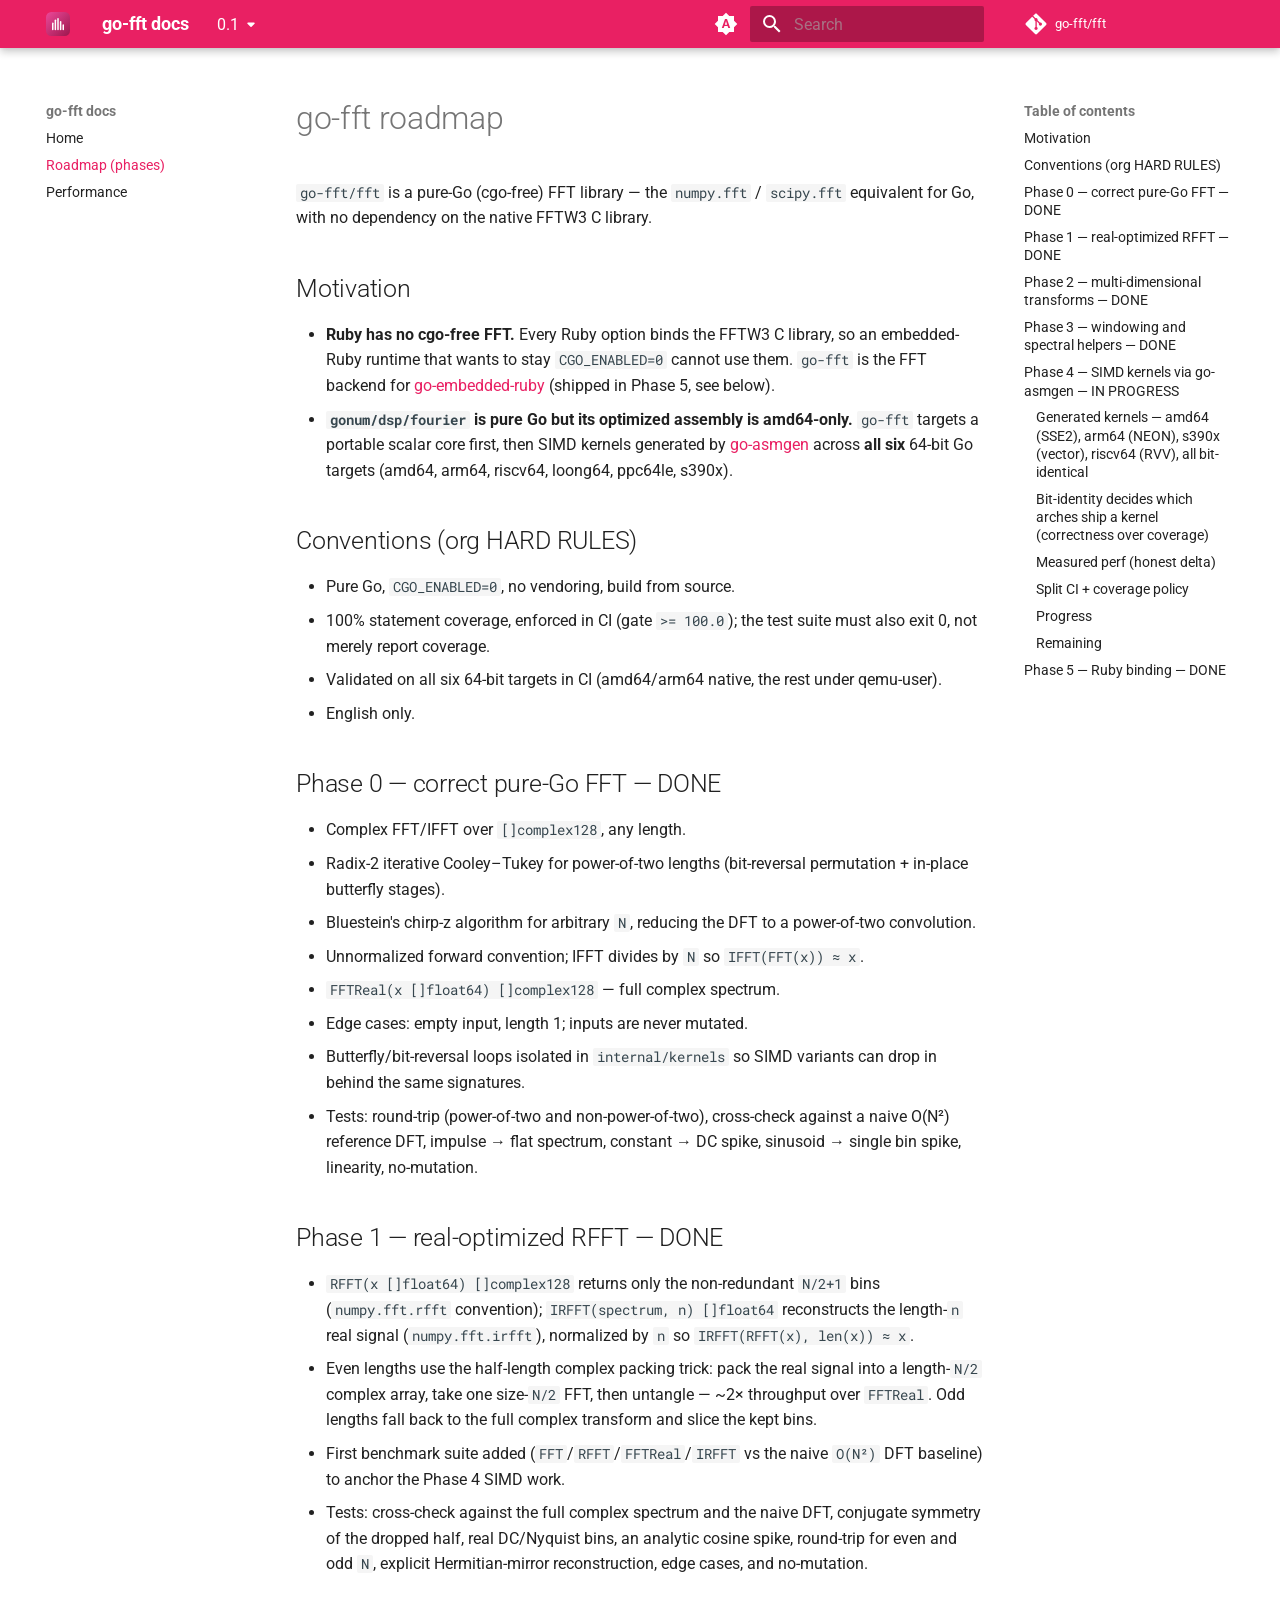
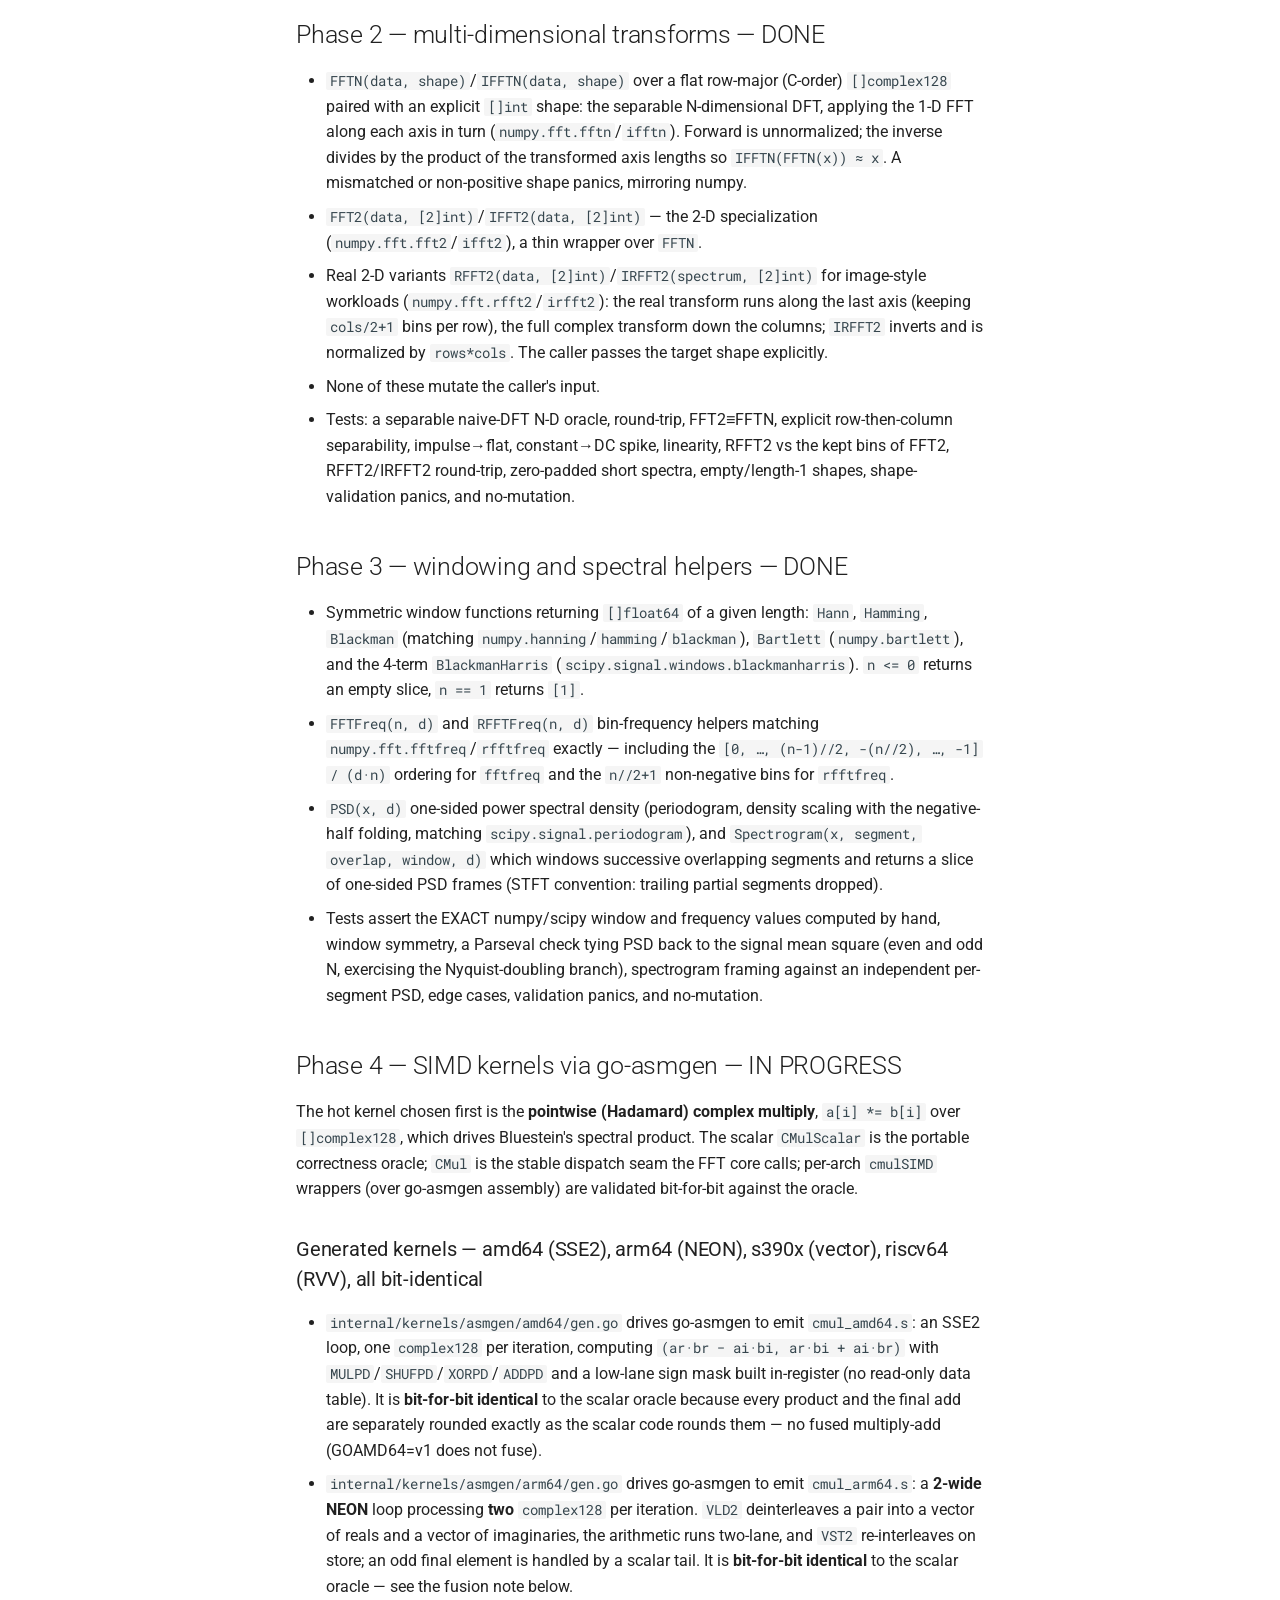
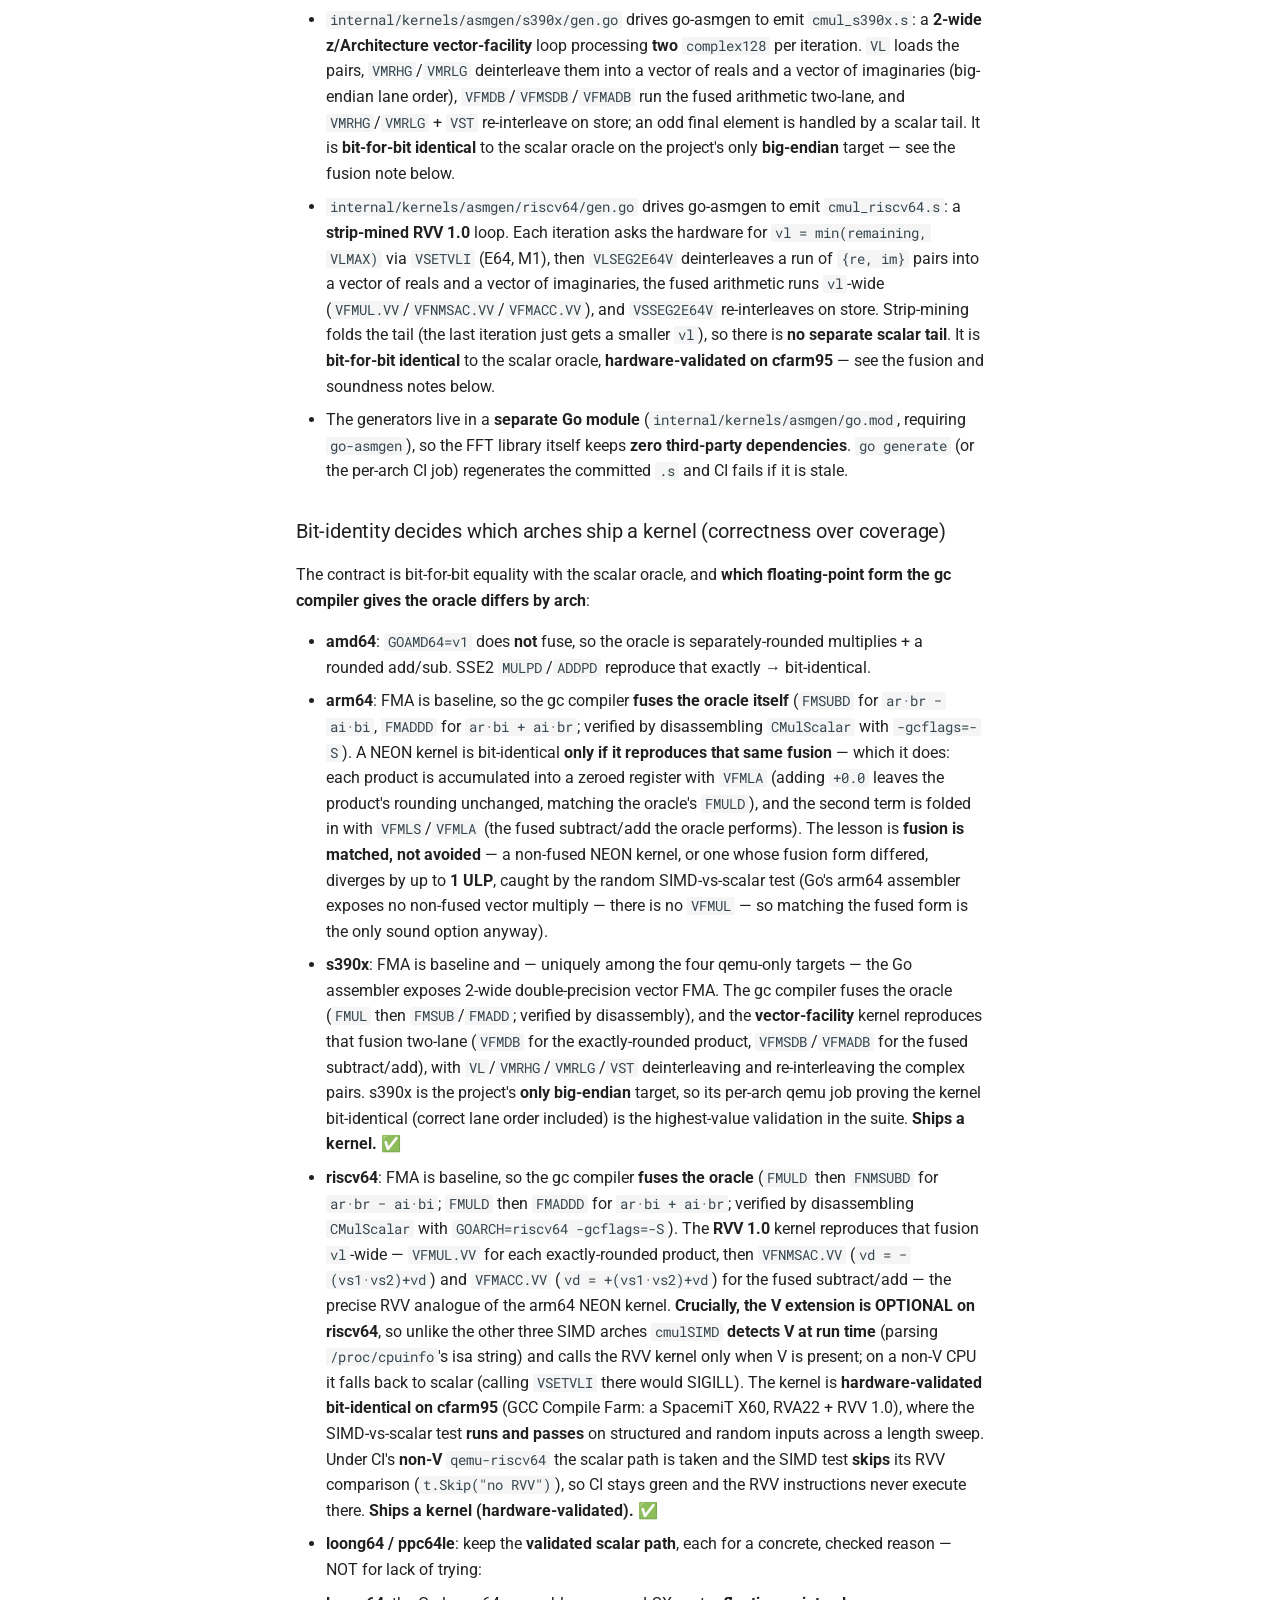
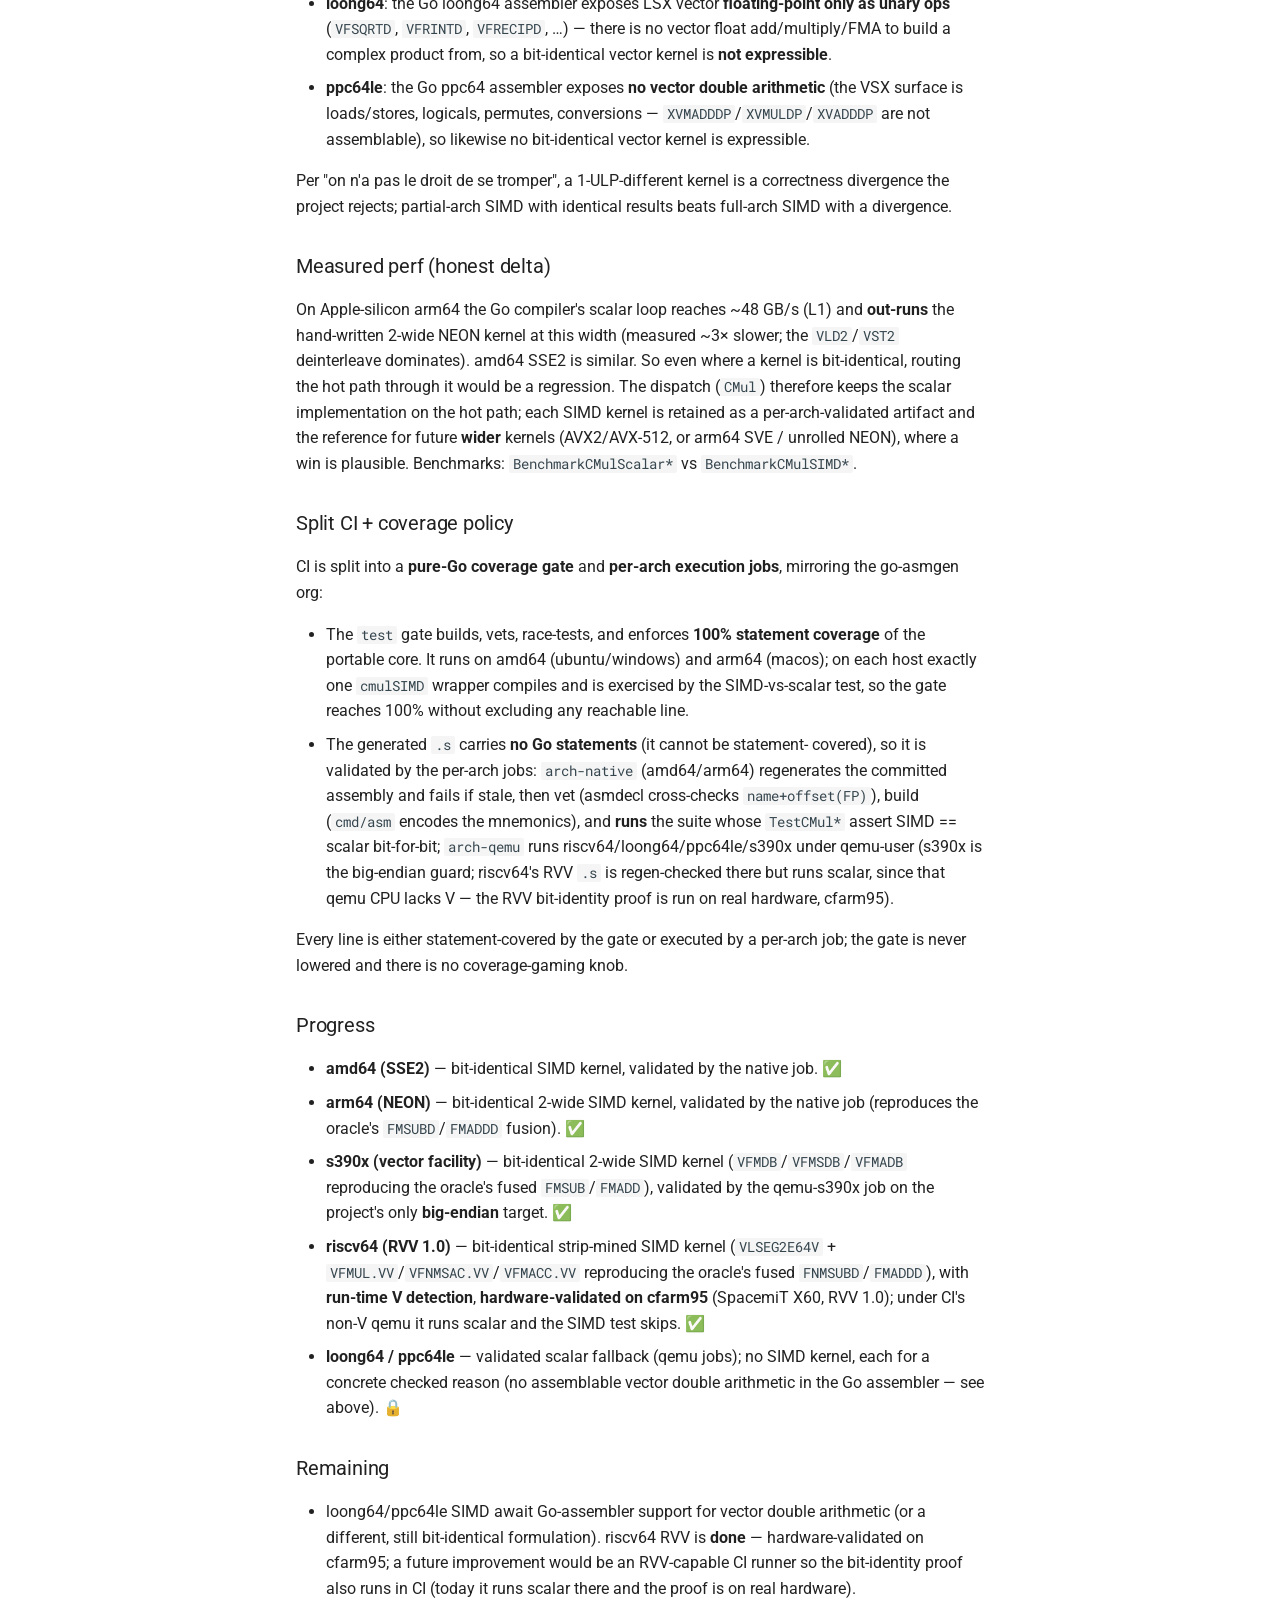
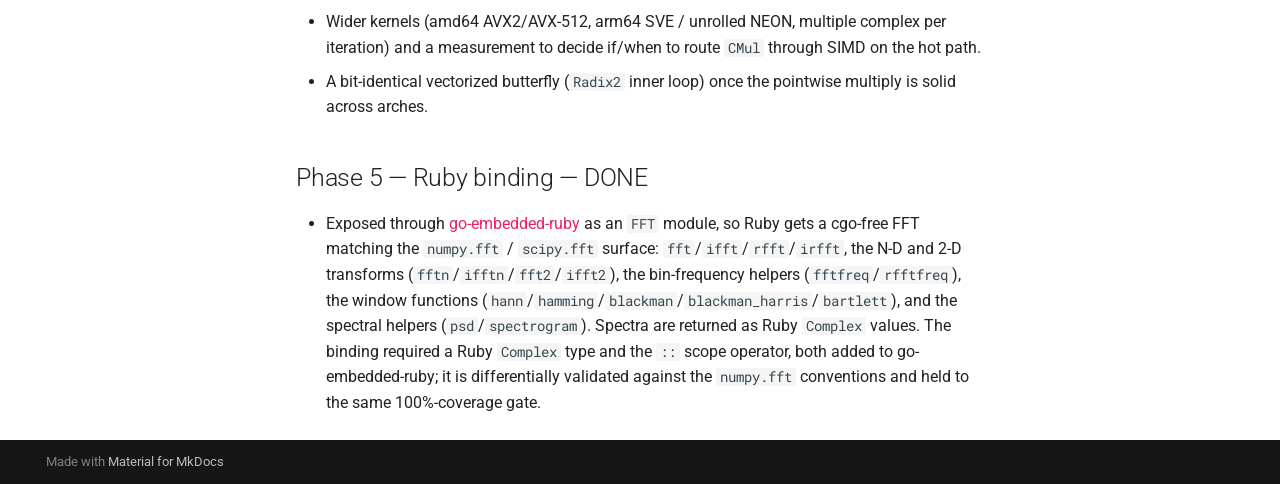
<file: 0.1/roadmap/index.html>
<!doctype html>
<html lang="en" class="no-js">
  <head>
    
      <meta charset="utf-8">
      <meta name="viewport" content="width=device-width,initial-scale=1">
      
        <meta name="description" content="A pure-Go (CGO=0) FFT library — the numpy.fft / scipy.fft equivalent for Go, no FFTW.">
      
      
      
        <link rel="canonical" href="https://go-fft.github.io/docs/0.1/roadmap/">
      
      
        <link rel="prev" href="..">
      
      
        <link rel="next" href="../performance/">
      
      
        
      
      
      <link rel="icon" href="../assets/logo.svg">
      <meta name="generator" content="mkdocs-1.6.1, mkdocs-material-9.7.7">
    
    
      
        <title>Roadmap (phases) - go-fft docs</title>
      
    
    
      <link rel="stylesheet" href="../assets/stylesheets/main.ec1eaa64.min.css">
      
        
        <link rel="stylesheet" href="../assets/stylesheets/palette.ab4e12ef.min.css">
      
      


    
    
      
    
    
      
        
        
        <link rel="preconnect" href="https://fonts.gstatic.com" crossorigin>
        <link rel="stylesheet" href="https://fonts.googleapis.com/css?family=Roboto:300,300i,400,400i,700,700i%7CRoboto+Mono:400,400i,700,700i&display=fallback">
        <style>:root{--md-text-font:"Roboto";--md-code-font:"Roboto Mono"}</style>
      
    
    
    <script>__md_scope=new URL("..",location),__md_hash=e=>[...e].reduce(((e,_)=>(e<<5)-e+_.charCodeAt(0)),0),__md_get=(e,_=localStorage,t=__md_scope)=>JSON.parse(_.getItem(t.pathname+"."+e)),__md_set=(e,_,t=localStorage,a=__md_scope)=>{try{t.setItem(a.pathname+"."+e,JSON.stringify(_))}catch(e){}}</script>
    
      

    
    
  </head>
  
  
    
    
      
    
    
    
    
    <body dir="ltr" data-md-color-scheme="default" data-md-color-primary="indigo" data-md-color-accent="indigo">
  
    
    <input class="md-toggle" data-md-toggle="drawer" type="checkbox" id="__drawer" autocomplete="off">
    <input class="md-toggle" data-md-toggle="search" type="checkbox" id="__search" autocomplete="off">
    <label class="md-overlay" for="__drawer"></label>
    <div data-md-component="skip">
      
        
        <a href="#go-fft-roadmap" class="md-skip">
          Skip to content
        </a>
      
    </div>
    <div data-md-component="announce">
      
    </div>
    
      <div data-md-color-scheme="default" data-md-component="outdated" hidden>
        
      </div>
    
    
      

  

<header class="md-header md-header--shadow" data-md-component="header">
  <nav class="md-header__inner md-grid" aria-label="Header">
    <a href=".." title="go-fft docs" class="md-header__button md-logo" aria-label="go-fft docs" data-md-component="logo">
      
  <img src="../assets/logo.svg" alt="logo">

    </a>
    <label class="md-header__button md-icon" for="__drawer">
      
      <svg xmlns="http://www.w3.org/2000/svg" viewBox="0 0 24 24"><path d="M3 6h18v2H3zm0 5h18v2H3zm0 5h18v2H3z"/></svg>
    </label>
    <div class="md-header__title" data-md-component="header-title">
      <div class="md-header__ellipsis">
        <div class="md-header__topic">
          <span class="md-ellipsis">
            go-fft docs
          </span>
        </div>
        <div class="md-header__topic" data-md-component="header-topic">
          <span class="md-ellipsis">
            
              Roadmap (phases)
            
          </span>
        </div>
      </div>
    </div>
    
      
        <form class="md-header__option" data-md-component="palette">
  
    
    
    
    <input class="md-option" data-md-color-media="(prefers-color-scheme)" data-md-color-scheme="default" data-md-color-primary="indigo" data-md-color-accent="indigo"  aria-label="Switch to light mode"  type="radio" name="__palette" id="__palette_0">
    
      <label class="md-header__button md-icon" title="Switch to light mode" for="__palette_1" hidden>
        <svg xmlns="http://www.w3.org/2000/svg" viewBox="0 0 24 24"><path d="m14.3 16-.7-2h-3.2l-.7 2H7.8L11 7h2l3.2 9zM20 8.69V4h-4.69L12 .69 8.69 4H4v4.69L.69 12 4 15.31V20h4.69L12 23.31 15.31 20H20v-4.69L23.31 12zm-9.15 3.96h2.3L12 9z"/></svg>
      </label>
    
  
    
    
    
    <input class="md-option" data-md-color-media="(prefers-color-scheme: light)" data-md-color-scheme="default" data-md-color-primary="pink" data-md-color-accent="indigo"  aria-label="Switch to dark mode"  type="radio" name="__palette" id="__palette_1">
    
      <label class="md-header__button md-icon" title="Switch to dark mode" for="__palette_2" hidden>
        <svg xmlns="http://www.w3.org/2000/svg" viewBox="0 0 24 24"><path d="M12 8a4 4 0 0 0-4 4 4 4 0 0 0 4 4 4 4 0 0 0 4-4 4 4 0 0 0-4-4m0 10a6 6 0 0 1-6-6 6 6 0 0 1 6-6 6 6 0 0 1 6 6 6 6 0 0 1-6 6m8-9.31V4h-4.69L12 .69 8.69 4H4v4.69L.69 12 4 15.31V20h4.69L12 23.31 15.31 20H20v-4.69L23.31 12z"/></svg>
      </label>
    
  
    
    
    
    <input class="md-option" data-md-color-media="(prefers-color-scheme: dark)" data-md-color-scheme="slate" data-md-color-primary="pink" data-md-color-accent="indigo"  aria-label="Switch to system preference"  type="radio" name="__palette" id="__palette_2">
    
      <label class="md-header__button md-icon" title="Switch to system preference" for="__palette_0" hidden>
        <svg xmlns="http://www.w3.org/2000/svg" viewBox="0 0 24 24"><path d="M12 18c-.89 0-1.74-.2-2.5-.55C11.56 16.5 13 14.42 13 12s-1.44-4.5-3.5-5.45C10.26 6.2 11.11 6 12 6a6 6 0 0 1 6 6 6 6 0 0 1-6 6m8-9.31V4h-4.69L12 .69 8.69 4H4v4.69L.69 12 4 15.31V20h4.69L12 23.31 15.31 20H20v-4.69L23.31 12z"/></svg>
      </label>
    
  
</form>
      
    
    
      <script>var palette=__md_get("__palette");if(palette&&palette.color){if("(prefers-color-scheme)"===palette.color.media){var media=matchMedia("(prefers-color-scheme: light)"),input=document.querySelector(media.matches?"[data-md-color-media='(prefers-color-scheme: light)']":"[data-md-color-media='(prefers-color-scheme: dark)']");palette.color.media=input.getAttribute("data-md-color-media"),palette.color.scheme=input.getAttribute("data-md-color-scheme"),palette.color.primary=input.getAttribute("data-md-color-primary"),palette.color.accent=input.getAttribute("data-md-color-accent")}for(var[key,value]of Object.entries(palette.color))document.body.setAttribute("data-md-color-"+key,value)}</script>
    
    
    
      
      
        <label class="md-header__button md-icon" for="__search">
          
          <svg xmlns="http://www.w3.org/2000/svg" viewBox="0 0 24 24"><path d="M9.5 3A6.5 6.5 0 0 1 16 9.5c0 1.61-.59 3.09-1.56 4.23l.27.27h.79l5 5-1.5 1.5-5-5v-.79l-.27-.27A6.52 6.52 0 0 1 9.5 16 6.5 6.5 0 0 1 3 9.5 6.5 6.5 0 0 1 9.5 3m0 2C7 5 5 7 5 9.5S7 14 9.5 14 14 12 14 9.5 12 5 9.5 5"/></svg>
        </label>
        <div class="md-search" data-md-component="search" role="dialog">
  <label class="md-search__overlay" for="__search"></label>
  <div class="md-search__inner" role="search">
    <form class="md-search__form" name="search">
      <input type="text" class="md-search__input" name="query" aria-label="Search" placeholder="Search" autocapitalize="off" autocorrect="off" autocomplete="off" spellcheck="false" data-md-component="search-query" required>
      <label class="md-search__icon md-icon" for="__search">
        
        <svg xmlns="http://www.w3.org/2000/svg" viewBox="0 0 24 24"><path d="M9.5 3A6.5 6.5 0 0 1 16 9.5c0 1.61-.59 3.09-1.56 4.23l.27.27h.79l5 5-1.5 1.5-5-5v-.79l-.27-.27A6.52 6.52 0 0 1 9.5 16 6.5 6.5 0 0 1 3 9.5 6.5 6.5 0 0 1 9.5 3m0 2C7 5 5 7 5 9.5S7 14 9.5 14 14 12 14 9.5 12 5 9.5 5"/></svg>
        
        <svg xmlns="http://www.w3.org/2000/svg" viewBox="0 0 24 24"><path d="M20 11v2H8l5.5 5.5-1.42 1.42L4.16 12l7.92-7.92L13.5 5.5 8 11z"/></svg>
      </label>
      <nav class="md-search__options" aria-label="Search">
        
        <button type="reset" class="md-search__icon md-icon" title="Clear" aria-label="Clear" tabindex="-1">
          
          <svg xmlns="http://www.w3.org/2000/svg" viewBox="0 0 24 24"><path d="M19 6.41 17.59 5 12 10.59 6.41 5 5 6.41 10.59 12 5 17.59 6.41 19 12 13.41 17.59 19 19 17.59 13.41 12z"/></svg>
        </button>
      </nav>
      
        <div class="md-search__suggest" data-md-component="search-suggest"></div>
      
    </form>
    <div class="md-search__output">
      <div class="md-search__scrollwrap" tabindex="0" data-md-scrollfix>
        <div class="md-search-result" data-md-component="search-result">
          <div class="md-search-result__meta">
            Initializing search
          </div>
          <ol class="md-search-result__list" role="presentation"></ol>
        </div>
      </div>
    </div>
  </div>
</div>
      
    
    
      <div class="md-header__source">
        <a href="https://github.com/go-fft/fft" title="Go to repository" class="md-source" data-md-component="source">
  <div class="md-source__icon md-icon">
    
    <svg xmlns="http://www.w3.org/2000/svg" viewBox="0 0 448 512"><!--! Font Awesome Free 7.1.0 by @fontawesome - https://fontawesome.com License - https://fontawesome.com/license/free (Icons: CC BY 4.0, Fonts: SIL OFL 1.1, Code: MIT License) Copyright 2025 Fonticons, Inc.--><path d="M439.6 236.1 244 40.5c-5.4-5.5-12.8-8.5-20.4-8.5s-15 3-20.4 8.4L162.5 81l51.5 51.5c27.1-9.1 52.7 16.8 43.4 43.7l49.7 49.7c34.2-11.8 61.2 31 35.5 56.7-26.5 26.5-70.2-2.9-56-37.3L240.3 199v121.9c25.3 12.5 22.3 41.8 9.1 55-6.4 6.4-15.2 10.1-24.3 10.1s-17.8-3.6-24.3-10.1c-17.6-17.6-11.1-46.9 11.2-56v-123c-20.8-8.5-24.6-30.7-18.6-45L142.6 101 8.5 235.1C3 240.6 0 247.9 0 255.5s3 15 8.5 20.4l195.6 195.7c5.4 5.4 12.7 8.4 20.4 8.4s15-3 20.4-8.4l194.7-194.7c5.4-5.4 8.4-12.8 8.4-20.4s-3-15-8.4-20.4"/></svg>
  </div>
  <div class="md-source__repository">
    go-fft/fft
  </div>
</a>
      </div>
    
  </nav>
  
</header>
    
    <div class="md-container" data-md-component="container">
      
      
        
          
        
      
      <main class="md-main" data-md-component="main">
        <div class="md-main__inner md-grid">
          
            
              
              <div class="md-sidebar md-sidebar--primary" data-md-component="sidebar" data-md-type="navigation" >
                <div class="md-sidebar__scrollwrap">
                  <div class="md-sidebar__inner">
                    



<nav class="md-nav md-nav--primary" aria-label="Navigation" data-md-level="0">
  <label class="md-nav__title" for="__drawer">
    <a href=".." title="go-fft docs" class="md-nav__button md-logo" aria-label="go-fft docs" data-md-component="logo">
      
  <img src="../assets/logo.svg" alt="logo">

    </a>
    go-fft docs
  </label>
  
    <div class="md-nav__source">
      <a href="https://github.com/go-fft/fft" title="Go to repository" class="md-source" data-md-component="source">
  <div class="md-source__icon md-icon">
    
    <svg xmlns="http://www.w3.org/2000/svg" viewBox="0 0 448 512"><!--! Font Awesome Free 7.1.0 by @fontawesome - https://fontawesome.com License - https://fontawesome.com/license/free (Icons: CC BY 4.0, Fonts: SIL OFL 1.1, Code: MIT License) Copyright 2025 Fonticons, Inc.--><path d="M439.6 236.1 244 40.5c-5.4-5.5-12.8-8.5-20.4-8.5s-15 3-20.4 8.4L162.5 81l51.5 51.5c27.1-9.1 52.7 16.8 43.4 43.7l49.7 49.7c34.2-11.8 61.2 31 35.5 56.7-26.5 26.5-70.2-2.9-56-37.3L240.3 199v121.9c25.3 12.5 22.3 41.8 9.1 55-6.4 6.4-15.2 10.1-24.3 10.1s-17.8-3.6-24.3-10.1c-17.6-17.6-11.1-46.9 11.2-56v-123c-20.8-8.5-24.6-30.7-18.6-45L142.6 101 8.5 235.1C3 240.6 0 247.9 0 255.5s3 15 8.5 20.4l195.6 195.7c5.4 5.4 12.7 8.4 20.4 8.4s15-3 20.4-8.4l194.7-194.7c5.4-5.4 8.4-12.8 8.4-20.4s-3-15-8.4-20.4"/></svg>
  </div>
  <div class="md-source__repository">
    go-fft/fft
  </div>
</a>
    </div>
  
  <ul class="md-nav__list" data-md-scrollfix>
    
      
      
  
  
  
  
    <li class="md-nav__item">
      <a href=".." class="md-nav__link">
        
  
  
  <span class="md-ellipsis">
    
  
    Home
  

    
  </span>
  
  

      </a>
    </li>
  

    
      
      
  
  
    
  
  
  
    <li class="md-nav__item md-nav__item--active">
      
      <input class="md-nav__toggle md-toggle" type="checkbox" id="__toc">
      
      
        
      
      
        <label class="md-nav__link md-nav__link--active" for="__toc">
          
  
  
  <span class="md-ellipsis">
    
  
    Roadmap (phases)
  

    
  </span>
  
  

          <span class="md-nav__icon md-icon"></span>
        </label>
      
      <a href="./" class="md-nav__link md-nav__link--active">
        
  
  
  <span class="md-ellipsis">
    
  
    Roadmap (phases)
  

    
  </span>
  
  

      </a>
      
        

<nav class="md-nav md-nav--secondary" aria-label="Table of contents">
  
  
  
    
  
  
    <label class="md-nav__title" for="__toc">
      <span class="md-nav__icon md-icon"></span>
      Table of contents
    </label>
    <ul class="md-nav__list" data-md-component="toc" data-md-scrollfix>
      
        <li class="md-nav__item">
  <a href="#motivation" class="md-nav__link">
    <span class="md-ellipsis">
      
        Motivation
      
    </span>
  </a>
  
</li>
      
        <li class="md-nav__item">
  <a href="#conventions-org-hard-rules" class="md-nav__link">
    <span class="md-ellipsis">
      
        Conventions (org HARD RULES)
      
    </span>
  </a>
  
</li>
      
        <li class="md-nav__item">
  <a href="#phase-0-correct-pure-go-fft-done" class="md-nav__link">
    <span class="md-ellipsis">
      
        Phase 0 — correct pure-Go FFT — DONE
      
    </span>
  </a>
  
</li>
      
        <li class="md-nav__item">
  <a href="#phase-1-real-optimized-rfft-done" class="md-nav__link">
    <span class="md-ellipsis">
      
        Phase 1 — real-optimized RFFT — DONE
      
    </span>
  </a>
  
</li>
      
        <li class="md-nav__item">
  <a href="#phase-2-multi-dimensional-transforms-done" class="md-nav__link">
    <span class="md-ellipsis">
      
        Phase 2 — multi-dimensional transforms — DONE
      
    </span>
  </a>
  
</li>
      
        <li class="md-nav__item">
  <a href="#phase-3-windowing-and-spectral-helpers-done" class="md-nav__link">
    <span class="md-ellipsis">
      
        Phase 3 — windowing and spectral helpers — DONE
      
    </span>
  </a>
  
</li>
      
        <li class="md-nav__item">
  <a href="#phase-4-simd-kernels-via-go-asmgen-in-progress" class="md-nav__link">
    <span class="md-ellipsis">
      
        Phase 4 — SIMD kernels via go-asmgen — IN PROGRESS
      
    </span>
  </a>
  
    <nav class="md-nav" aria-label="Phase 4 — SIMD kernels via go-asmgen — IN PROGRESS">
      <ul class="md-nav__list">
        
          <li class="md-nav__item">
  <a href="#generated-kernels-amd64-sse2-arm64-neon-s390x-vector-riscv64-rvv-all-bit-identical" class="md-nav__link">
    <span class="md-ellipsis">
      
        Generated kernels — amd64 (SSE2), arm64 (NEON), s390x (vector), riscv64 (RVV), all bit-identical
      
    </span>
  </a>
  
</li>
        
          <li class="md-nav__item">
  <a href="#bit-identity-decides-which-arches-ship-a-kernel-correctness-over-coverage" class="md-nav__link">
    <span class="md-ellipsis">
      
        Bit-identity decides which arches ship a kernel (correctness over coverage)
      
    </span>
  </a>
  
</li>
        
          <li class="md-nav__item">
  <a href="#measured-perf-honest-delta" class="md-nav__link">
    <span class="md-ellipsis">
      
        Measured perf (honest delta)
      
    </span>
  </a>
  
</li>
        
          <li class="md-nav__item">
  <a href="#split-ci-coverage-policy" class="md-nav__link">
    <span class="md-ellipsis">
      
        Split CI + coverage policy
      
    </span>
  </a>
  
</li>
        
          <li class="md-nav__item">
  <a href="#progress" class="md-nav__link">
    <span class="md-ellipsis">
      
        Progress
      
    </span>
  </a>
  
</li>
        
          <li class="md-nav__item">
  <a href="#remaining" class="md-nav__link">
    <span class="md-ellipsis">
      
        Remaining
      
    </span>
  </a>
  
</li>
        
      </ul>
    </nav>
  
</li>
      
        <li class="md-nav__item">
  <a href="#phase-5-ruby-binding-done" class="md-nav__link">
    <span class="md-ellipsis">
      
        Phase 5 — Ruby binding — DONE
      
    </span>
  </a>
  
</li>
      
    </ul>
  
</nav>
      
    </li>
  

    
      
      
  
  
  
  
    <li class="md-nav__item">
      <a href="../performance/" class="md-nav__link">
        
  
  
  <span class="md-ellipsis">
    
  
    Performance
  

    
  </span>
  
  

      </a>
    </li>
  

    
  </ul>
</nav>
                  </div>
                </div>
              </div>
            
            
              
              <div class="md-sidebar md-sidebar--secondary" data-md-component="sidebar" data-md-type="toc" >
                <div class="md-sidebar__scrollwrap">
                  <div class="md-sidebar__inner">
                    

<nav class="md-nav md-nav--secondary" aria-label="Table of contents">
  
  
  
    
  
  
    <label class="md-nav__title" for="__toc">
      <span class="md-nav__icon md-icon"></span>
      Table of contents
    </label>
    <ul class="md-nav__list" data-md-component="toc" data-md-scrollfix>
      
        <li class="md-nav__item">
  <a href="#motivation" class="md-nav__link">
    <span class="md-ellipsis">
      
        Motivation
      
    </span>
  </a>
  
</li>
      
        <li class="md-nav__item">
  <a href="#conventions-org-hard-rules" class="md-nav__link">
    <span class="md-ellipsis">
      
        Conventions (org HARD RULES)
      
    </span>
  </a>
  
</li>
      
        <li class="md-nav__item">
  <a href="#phase-0-correct-pure-go-fft-done" class="md-nav__link">
    <span class="md-ellipsis">
      
        Phase 0 — correct pure-Go FFT — DONE
      
    </span>
  </a>
  
</li>
      
        <li class="md-nav__item">
  <a href="#phase-1-real-optimized-rfft-done" class="md-nav__link">
    <span class="md-ellipsis">
      
        Phase 1 — real-optimized RFFT — DONE
      
    </span>
  </a>
  
</li>
      
        <li class="md-nav__item">
  <a href="#phase-2-multi-dimensional-transforms-done" class="md-nav__link">
    <span class="md-ellipsis">
      
        Phase 2 — multi-dimensional transforms — DONE
      
    </span>
  </a>
  
</li>
      
        <li class="md-nav__item">
  <a href="#phase-3-windowing-and-spectral-helpers-done" class="md-nav__link">
    <span class="md-ellipsis">
      
        Phase 3 — windowing and spectral helpers — DONE
      
    </span>
  </a>
  
</li>
      
        <li class="md-nav__item">
  <a href="#phase-4-simd-kernels-via-go-asmgen-in-progress" class="md-nav__link">
    <span class="md-ellipsis">
      
        Phase 4 — SIMD kernels via go-asmgen — IN PROGRESS
      
    </span>
  </a>
  
    <nav class="md-nav" aria-label="Phase 4 — SIMD kernels via go-asmgen — IN PROGRESS">
      <ul class="md-nav__list">
        
          <li class="md-nav__item">
  <a href="#generated-kernels-amd64-sse2-arm64-neon-s390x-vector-riscv64-rvv-all-bit-identical" class="md-nav__link">
    <span class="md-ellipsis">
      
        Generated kernels — amd64 (SSE2), arm64 (NEON), s390x (vector), riscv64 (RVV), all bit-identical
      
    </span>
  </a>
  
</li>
        
          <li class="md-nav__item">
  <a href="#bit-identity-decides-which-arches-ship-a-kernel-correctness-over-coverage" class="md-nav__link">
    <span class="md-ellipsis">
      
        Bit-identity decides which arches ship a kernel (correctness over coverage)
      
    </span>
  </a>
  
</li>
        
          <li class="md-nav__item">
  <a href="#measured-perf-honest-delta" class="md-nav__link">
    <span class="md-ellipsis">
      
        Measured perf (honest delta)
      
    </span>
  </a>
  
</li>
        
          <li class="md-nav__item">
  <a href="#split-ci-coverage-policy" class="md-nav__link">
    <span class="md-ellipsis">
      
        Split CI + coverage policy
      
    </span>
  </a>
  
</li>
        
          <li class="md-nav__item">
  <a href="#progress" class="md-nav__link">
    <span class="md-ellipsis">
      
        Progress
      
    </span>
  </a>
  
</li>
        
          <li class="md-nav__item">
  <a href="#remaining" class="md-nav__link">
    <span class="md-ellipsis">
      
        Remaining
      
    </span>
  </a>
  
</li>
        
      </ul>
    </nav>
  
</li>
      
        <li class="md-nav__item">
  <a href="#phase-5-ruby-binding-done" class="md-nav__link">
    <span class="md-ellipsis">
      
        Phase 5 — Ruby binding — DONE
      
    </span>
  </a>
  
</li>
      
    </ul>
  
</nav>
                  </div>
                </div>
              </div>
            
          
          
            <div class="md-content" data-md-component="content">
              
              <article class="md-content__inner md-typeset">
                
                  



<h1 id="go-fft-roadmap">go-fft roadmap<a class="headerlink" href="#go-fft-roadmap" title="Permanent link">&para;</a></h1>
<p><code>go-fft/fft</code> is a pure-Go (cgo-free) FFT library — the <code>numpy.fft</code> / <code>scipy.fft</code>
equivalent for Go, with no dependency on the native FFTW3 C library.</p>
<h2 id="motivation">Motivation<a class="headerlink" href="#motivation" title="Permanent link">&para;</a></h2>
<ul>
<li><strong>Ruby has no cgo-free FFT.</strong> Every Ruby option binds the FFTW3 C library, so
  an embedded-Ruby runtime that wants to stay <code>CGO_ENABLED=0</code> cannot use them.
  <code>go-fft</code> is the FFT backend for
  <a href="https://github.com/go-embedded-ruby/ruby">go-embedded-ruby</a> (shipped in
  Phase 5, see below).</li>
<li><strong><code>gonum/dsp/fourier</code> is pure Go but its optimized assembly is amd64-only.</strong>
  <code>go-fft</code> targets a portable scalar core first, then SIMD kernels generated by
  <a href="https://github.com/go-asmgen">go-asmgen</a> across <strong>all six</strong> 64-bit Go targets
  (amd64, arm64, riscv64, loong64, ppc64le, s390x).</li>
</ul>
<h2 id="conventions-org-hard-rules">Conventions (org HARD RULES)<a class="headerlink" href="#conventions-org-hard-rules" title="Permanent link">&para;</a></h2>
<ul>
<li>Pure Go, <code>CGO_ENABLED=0</code>, no vendoring, build from source.</li>
<li>100% statement coverage, enforced in CI (gate <code>&gt;= 100.0</code>); the test suite must
  also exit 0, not merely report coverage.</li>
<li>Validated on all six 64-bit targets in CI (amd64/arm64 native, the rest under
  qemu-user).</li>
<li>English only.</li>
</ul>
<h2 id="phase-0-correct-pure-go-fft-done">Phase 0 — correct pure-Go FFT — DONE<a class="headerlink" href="#phase-0-correct-pure-go-fft-done" title="Permanent link">&para;</a></h2>
<ul>
<li>Complex FFT/IFFT over <code>[]complex128</code>, any length.</li>
<li>Radix-2 iterative Cooley–Tukey for power-of-two lengths (bit-reversal
    permutation + in-place butterfly stages).</li>
<li>Bluestein's chirp-z algorithm for arbitrary <code>N</code>, reducing the DFT to a
    power-of-two convolution.</li>
<li>Unnormalized forward convention; IFFT divides by <code>N</code> so
    <code>IFFT(FFT(x)) ≈ x</code>.</li>
<li><code>FFTReal(x []float64) []complex128</code> — full complex spectrum.</li>
<li>Edge cases: empty input, length 1; inputs are never mutated.</li>
<li>Butterfly/bit-reversal loops isolated in <code>internal/kernels</code> so SIMD variants
  can drop in behind the same signatures.</li>
<li>Tests: round-trip (power-of-two and non-power-of-two), cross-check against a
  naive O(N²) reference DFT, impulse → flat spectrum, constant → DC spike,
  sinusoid → single bin spike, linearity, no-mutation.</li>
</ul>
<h2 id="phase-1-real-optimized-rfft-done">Phase 1 — real-optimized RFFT — DONE<a class="headerlink" href="#phase-1-real-optimized-rfft-done" title="Permanent link">&para;</a></h2>
<ul>
<li><code>RFFT(x []float64) []complex128</code> returns only the non-redundant <code>N/2+1</code>
  bins (<code>numpy.fft.rfft</code> convention); <code>IRFFT(spectrum, n) []float64</code>
  reconstructs the length-<code>n</code> real signal (<code>numpy.fft.irfft</code>), normalized
  by <code>n</code> so <code>IRFFT(RFFT(x), len(x)) ≈ x</code>.</li>
<li>Even lengths use the half-length complex packing trick: pack the real
  signal into a length-<code>N/2</code> complex array, take one size-<code>N/2</code> FFT, then
  untangle — ~2× throughput over <code>FFTReal</code>. Odd lengths fall back to the
  full complex transform and slice the kept bins.</li>
<li>First benchmark suite added (<code>FFT</code>/<code>RFFT</code>/<code>FFTReal</code>/<code>IRFFT</code> vs the naive
  <code>O(N²)</code> DFT baseline) to anchor the Phase 4 SIMD work.</li>
<li>Tests: cross-check against the full complex spectrum and the naive DFT,
  conjugate symmetry of the dropped half, real DC/Nyquist bins, an analytic
  cosine spike, round-trip for even and odd <code>N</code>, explicit Hermitian-mirror
  reconstruction, edge cases, and no-mutation.</li>
</ul>
<h2 id="phase-2-multi-dimensional-transforms-done">Phase 2 — multi-dimensional transforms — DONE<a class="headerlink" href="#phase-2-multi-dimensional-transforms-done" title="Permanent link">&para;</a></h2>
<ul>
<li><code>FFTN(data, shape)</code>/<code>IFFTN(data, shape)</code> over a flat row-major (C-order)
  <code>[]complex128</code> paired with an explicit <code>[]int</code> shape: the separable
  N-dimensional DFT, applying the 1-D FFT along each axis in turn
  (<code>numpy.fft.fftn</code>/<code>ifftn</code>). Forward is unnormalized; the inverse divides by the
  product of the transformed axis lengths so <code>IFFTN(FFTN(x)) ≈ x</code>. A mismatched
  or non-positive shape panics, mirroring numpy.</li>
<li><code>FFT2(data, [2]int)</code>/<code>IFFT2(data, [2]int)</code> — the 2-D specialization
  (<code>numpy.fft.fft2</code>/<code>ifft2</code>), a thin wrapper over <code>FFTN</code>.</li>
<li>Real 2-D variants <code>RFFT2(data, [2]int)</code>/<code>IRFFT2(spectrum, [2]int)</code> for
  image-style workloads (<code>numpy.fft.rfft2</code>/<code>irfft2</code>): the real transform runs
  along the last axis (keeping <code>cols/2+1</code> bins per row), the full complex
  transform down the columns; <code>IRFFT2</code> inverts and is normalized by
  <code>rows*cols</code>. The caller passes the target shape explicitly.</li>
<li>None of these mutate the caller's input.</li>
<li>Tests: a separable naive-DFT N-D oracle, round-trip, FFT2≡FFTN, explicit
  row-then-column separability, impulse→flat, constant→DC spike, linearity,
  RFFT2 vs the kept bins of FFT2, RFFT2/IRFFT2 round-trip, zero-padded short
  spectra, empty/length-1 shapes, shape-validation panics, and no-mutation.</li>
</ul>
<h2 id="phase-3-windowing-and-spectral-helpers-done">Phase 3 — windowing and spectral helpers — DONE<a class="headerlink" href="#phase-3-windowing-and-spectral-helpers-done" title="Permanent link">&para;</a></h2>
<ul>
<li>Symmetric window functions returning <code>[]float64</code> of a given length:
  <code>Hann</code>, <code>Hamming</code>, <code>Blackman</code> (matching <code>numpy.hanning</code>/<code>hamming</code>/<code>blackman</code>),
  <code>Bartlett</code> (<code>numpy.bartlett</code>), and the 4-term <code>BlackmanHarris</code>
  (<code>scipy.signal.windows.blackmanharris</code>). <code>n &lt;= 0</code> returns an empty slice,
  <code>n == 1</code> returns <code>[1]</code>.</li>
<li><code>FFTFreq(n, d)</code> and <code>RFFTFreq(n, d)</code> bin-frequency helpers matching
  <code>numpy.fft.fftfreq</code>/<code>rfftfreq</code> exactly — including the
  <code>[0, …, (n-1)//2, -(n//2), …, -1] / (d·n)</code> ordering for <code>fftfreq</code> and the
  <code>n//2+1</code> non-negative bins for <code>rfftfreq</code>.</li>
<li><code>PSD(x, d)</code> one-sided power spectral density (periodogram, density scaling
  with the negative-half folding, matching <code>scipy.signal.periodogram</code>), and
  <code>Spectrogram(x, segment, overlap, window, d)</code> which windows successive
  overlapping segments and returns a slice of one-sided PSD frames (STFT
  convention: trailing partial segments dropped).</li>
<li>Tests assert the EXACT numpy/scipy window and frequency values computed by
  hand, window symmetry, a Parseval check tying PSD back to the signal mean
  square (even and odd N, exercising the Nyquist-doubling branch), spectrogram
  framing against an independent per-segment PSD, edge cases, validation panics,
  and no-mutation.</li>
</ul>
<h2 id="phase-4-simd-kernels-via-go-asmgen-in-progress">Phase 4 — SIMD kernels via go-asmgen — IN PROGRESS<a class="headerlink" href="#phase-4-simd-kernels-via-go-asmgen-in-progress" title="Permanent link">&para;</a></h2>
<p>The hot kernel chosen first is the <strong>pointwise (Hadamard) complex multiply</strong>,
<code>a[i] *= b[i]</code> over <code>[]complex128</code>, which drives Bluestein's spectral product.
The scalar <code>CMulScalar</code> is the portable correctness oracle; <code>CMul</code> is the stable
dispatch seam the FFT core calls; per-arch <code>cmulSIMD</code> wrappers (over go-asmgen
assembly) are validated bit-for-bit against the oracle.</p>
<h3 id="generated-kernels-amd64-sse2-arm64-neon-s390x-vector-riscv64-rvv-all-bit-identical">Generated kernels — amd64 (SSE2), arm64 (NEON), s390x (vector), riscv64 (RVV), all bit-identical<a class="headerlink" href="#generated-kernels-amd64-sse2-arm64-neon-s390x-vector-riscv64-rvv-all-bit-identical" title="Permanent link">&para;</a></h3>
<ul>
<li><code>internal/kernels/asmgen/amd64/gen.go</code> drives go-asmgen to emit
  <code>cmul_amd64.s</code>: an SSE2 loop, one <code>complex128</code> per iteration, computing
  <code>(ar·br − ai·bi, ar·bi + ai·br)</code> with <code>MULPD</code>/<code>SHUFPD</code>/<code>XORPD</code>/<code>ADDPD</code> and a
  low-lane sign mask built in-register (no read-only data table). It is
  <strong>bit-for-bit identical</strong> to the scalar oracle because every product and the
  final add are separately rounded exactly as the scalar code rounds them — no
  fused multiply-add (GOAMD64=v1 does not fuse).</li>
<li><code>internal/kernels/asmgen/arm64/gen.go</code> drives go-asmgen to emit
  <code>cmul_arm64.s</code>: a <strong>2-wide NEON</strong> loop processing <strong>two</strong> <code>complex128</code> per
  iteration. <code>VLD2</code> deinterleaves a pair into a vector of reals and a vector of
  imaginaries, the arithmetic runs two-lane, and <code>VST2</code> re-interleaves on store;
  an odd final element is handled by a scalar tail. It is <strong>bit-for-bit
  identical</strong> to the scalar oracle — see the fusion note below.</li>
<li><code>internal/kernels/asmgen/s390x/gen.go</code> drives go-asmgen to emit
  <code>cmul_s390x.s</code>: a <strong>2-wide z/Architecture vector-facility</strong> loop processing
  <strong>two</strong> <code>complex128</code> per iteration. <code>VL</code> loads the pairs, <code>VMRHG</code>/<code>VMRLG</code>
  deinterleave them into a vector of reals and a vector of imaginaries (big-endian
  lane order), <code>VFMDB</code>/<code>VFMSDB</code>/<code>VFMADB</code> run the fused arithmetic two-lane, and
  <code>VMRHG</code>/<code>VMRLG</code> + <code>VST</code> re-interleave on store; an odd final element is handled
  by a scalar tail. It is <strong>bit-for-bit identical</strong> to the scalar oracle on the
  project's only <strong>big-endian</strong> target — see the fusion note below.</li>
<li><code>internal/kernels/asmgen/riscv64/gen.go</code> drives go-asmgen to emit
  <code>cmul_riscv64.s</code>: a <strong>strip-mined RVV 1.0</strong> loop. Each iteration asks the
  hardware for <code>vl = min(remaining, VLMAX)</code> via <code>VSETVLI</code> (E64, M1), then
  <code>VLSEG2E64V</code> deinterleaves a run of <code>{re, im}</code> pairs into a vector of reals and
  a vector of imaginaries, the fused arithmetic runs <code>vl</code>-wide
  (<code>VFMUL.VV</code>/<code>VFNMSAC.VV</code>/<code>VFMACC.VV</code>), and <code>VSSEG2E64V</code> re-interleaves on store.
  Strip-mining folds the tail (the last iteration just gets a smaller <code>vl</code>), so
  there is <strong>no separate scalar tail</strong>. It is <strong>bit-for-bit identical</strong> to the
  scalar oracle, <strong>hardware-validated on cfarm95</strong> — see the fusion and soundness
  notes below.</li>
<li>The generators live in a <strong>separate Go module</strong>
  (<code>internal/kernels/asmgen/go.mod</code>, requiring <code>go-asmgen</code>), so the FFT library
  itself keeps <strong>zero third-party dependencies</strong>. <code>go generate</code> (or the per-arch
  CI job) regenerates the committed <code>.s</code> and CI fails if it is stale.</li>
</ul>
<h3 id="bit-identity-decides-which-arches-ship-a-kernel-correctness-over-coverage">Bit-identity decides which arches ship a kernel (correctness over coverage)<a class="headerlink" href="#bit-identity-decides-which-arches-ship-a-kernel-correctness-over-coverage" title="Permanent link">&para;</a></h3>
<p>The contract is bit-for-bit equality with the scalar oracle, and <strong>which
floating-point form the gc compiler gives the oracle differs by arch</strong>:</p>
<ul>
<li><strong>amd64</strong>: <code>GOAMD64=v1</code> does <strong>not</strong> fuse, so the oracle is separately-rounded
  multiplies + a rounded add/sub. SSE2 <code>MULPD</code>/<code>ADDPD</code> reproduce that exactly →
  bit-identical.</li>
<li><strong>arm64</strong>: FMA is baseline, so the gc compiler <strong>fuses the oracle itself</strong>
  (<code>FMSUBD</code> for <code>ar·br − ai·bi</code>, <code>FMADDD</code> for <code>ar·bi + ai·br</code>; verified by
  disassembling <code>CMulScalar</code> with <code>-gcflags=-S</code>). A NEON kernel is bit-identical
  <strong>only if it reproduces that same fusion</strong> — which it does: each product is
  accumulated into a zeroed register with <code>VFMLA</code> (adding <code>+0.0</code> leaves the
  product's rounding unchanged, matching the oracle's <code>FMULD</code>), and the second
  term is folded in with <code>VFMLS</code>/<code>VFMLA</code> (the fused subtract/add the oracle
  performs). The lesson is <strong>fusion is matched, not avoided</strong> — a non-fused NEON
  kernel, or one whose fusion form differed, diverges by up to <strong>1 ULP</strong>, caught
  by the random SIMD-vs-scalar test (Go's arm64 assembler exposes no non-fused
  vector multiply — there is no <code>VFMUL</code> — so matching the fused form is the only
  sound option anyway).</li>
<li><strong>s390x</strong>: FMA is baseline and — uniquely among the four qemu-only targets —
  the Go assembler exposes 2-wide double-precision vector FMA. The gc compiler
  fuses the oracle (<code>FMUL</code> then <code>FMSUB</code>/<code>FMADD</code>; verified by disassembly), and the
  <strong>vector-facility</strong> kernel reproduces that fusion two-lane (<code>VFMDB</code> for the
  exactly-rounded product, <code>VFMSDB</code>/<code>VFMADB</code> for the fused subtract/add), with
  <code>VL</code>/<code>VMRHG</code>/<code>VMRLG</code>/<code>VST</code> deinterleaving and re-interleaving the complex pairs.
  s390x is the project's <strong>only big-endian</strong> target, so its per-arch qemu job
  proving the kernel bit-identical (correct lane order included) is the
  highest-value validation in the suite. <strong>Ships a kernel.</strong> ✅</li>
<li><strong>riscv64</strong>: FMA is baseline, so the gc compiler <strong>fuses the oracle</strong>
  (<code>FMULD</code> then <code>FNMSUBD</code> for <code>ar·br − ai·bi</code>; <code>FMULD</code> then <code>FMADDD</code> for
  <code>ar·bi + ai·br</code>; verified by disassembling <code>CMulScalar</code> with
  <code>GOARCH=riscv64 -gcflags=-S</code>). The <strong>RVV 1.0</strong> kernel reproduces that fusion
  <code>vl</code>-wide — <code>VFMUL.VV</code> for each exactly-rounded product, then <code>VFNMSAC.VV</code>
  (<code>vd = −(vs1·vs2)+vd</code>) and <code>VFMACC.VV</code> (<code>vd = +(vs1·vs2)+vd</code>) for the fused
  subtract/add — the precise RVV analogue of the arm64 NEON kernel. <strong>Crucially,
  the V extension is OPTIONAL on riscv64</strong>, so unlike the other three SIMD arches
  <code>cmulSIMD</code> <strong>detects V at run time</strong> (parsing <code>/proc/cpuinfo</code>'s isa string) and
  calls the RVV kernel only when V is present; on a non-V CPU it falls back to
  scalar (calling <code>VSETVLI</code> there would SIGILL). The kernel is
  <strong>hardware-validated bit-identical on cfarm95</strong> (GCC Compile Farm: a SpacemiT
  X60, RVA22 + RVV 1.0), where the SIMD-vs-scalar test <strong>runs and passes</strong> on
  structured and random inputs across a length sweep. Under CI's <strong>non-V</strong>
  <code>qemu-riscv64</code> the scalar path is taken and the SIMD test <strong>skips</strong> its RVV
  comparison (<code>t.Skip("no RVV")</code>), so CI stays green and the RVV instructions
  never execute there. <strong>Ships a kernel (hardware-validated).</strong> ✅</li>
<li><strong>loong64 / ppc64le</strong>: keep the <strong>validated scalar path</strong>, each for a
  concrete, checked reason — NOT for lack of trying:</li>
<li><strong>loong64</strong>: the Go loong64 assembler exposes LSX vector <strong>floating-point
    only as unary ops</strong> (<code>VFSQRTD</code>, <code>VFRINTD</code>, <code>VFRECIPD</code>, …) — there is no vector
    float add/multiply/FMA to build a complex product from, so a bit-identical
    vector kernel is <strong>not expressible</strong>.</li>
<li><strong>ppc64le</strong>: the Go ppc64 assembler exposes <strong>no vector double arithmetic</strong>
    (the VSX surface is loads/stores, logicals, permutes, conversions —
    <code>XVMADDDP</code>/<code>XVMULDP</code>/<code>XVADDDP</code> are not assemblable), so likewise no
    bit-identical vector kernel is expressible.</li>
</ul>
<p>Per "on n'a pas le droit de se tromper", a 1-ULP-different kernel is a
  correctness divergence the project rejects; partial-arch SIMD with identical
  results beats full-arch SIMD with a divergence.</p>
<h3 id="measured-perf-honest-delta">Measured perf (honest delta)<a class="headerlink" href="#measured-perf-honest-delta" title="Permanent link">&para;</a></h3>
<p>On Apple-silicon arm64 the Go compiler's scalar loop reaches ~48 GB/s (L1) and
<strong>out-runs</strong> the hand-written 2-wide NEON kernel at this width (measured ~3×
slower; the <code>VLD2</code>/<code>VST2</code> deinterleave dominates). amd64 SSE2 is similar. So even
where a kernel is bit-identical, routing the hot path through it would be a
regression. The dispatch (<code>CMul</code>) therefore keeps the scalar implementation on
the hot path; each SIMD kernel is retained as a per-arch-validated artifact and
the reference for future <strong>wider</strong> kernels (AVX2/AVX-512, or arm64 SVE / unrolled
NEON), where a win is plausible. Benchmarks: <code>BenchmarkCMulScalar*</code> vs
<code>BenchmarkCMulSIMD*</code>.</p>
<h3 id="split-ci-coverage-policy">Split CI + coverage policy<a class="headerlink" href="#split-ci-coverage-policy" title="Permanent link">&para;</a></h3>
<p>CI is split into a <strong>pure-Go coverage gate</strong> and <strong>per-arch execution jobs</strong>,
mirroring the go-asmgen org:</p>
<ul>
<li>The <code>test</code> gate builds, vets, race-tests, and enforces <strong>100% statement
  coverage</strong> of the portable core. It runs on amd64 (ubuntu/windows) and arm64
  (macos); on each host exactly one <code>cmulSIMD</code> wrapper compiles and is exercised
  by the SIMD-vs-scalar test, so the gate reaches 100% without excluding any
  reachable line.</li>
<li>The generated <code>.s</code> carries <strong>no Go statements</strong> (it cannot be statement-
  covered), so it is validated by the per-arch jobs: <code>arch-native</code> (amd64/arm64)
  regenerates the committed assembly and fails if stale, then vet (asmdecl
  cross-checks <code>name+offset(FP)</code>), build (<code>cmd/asm</code> encodes the mnemonics), and
  <strong>runs</strong> the suite whose <code>TestCMul*</code> assert SIMD == scalar bit-for-bit;
  <code>arch-qemu</code> runs riscv64/loong64/ppc64le/s390x under qemu-user (s390x is the
  big-endian guard; riscv64's RVV <code>.s</code> is regen-checked there but runs scalar,
  since that qemu CPU lacks V — the RVV bit-identity proof is run on real
  hardware, cfarm95).</li>
</ul>
<p>Every line is either statement-covered by the gate or executed by a per-arch
job; the gate is never lowered and there is no coverage-gaming knob.</p>
<h3 id="progress">Progress<a class="headerlink" href="#progress" title="Permanent link">&para;</a></h3>
<ul>
<li><strong>amd64 (SSE2)</strong> — bit-identical SIMD kernel, validated by the native job. ✅</li>
<li><strong>arm64 (NEON)</strong> — bit-identical 2-wide SIMD kernel, validated by the native
  job (reproduces the oracle's <code>FMSUBD</code>/<code>FMADDD</code> fusion). ✅</li>
<li><strong>s390x (vector facility)</strong> — bit-identical 2-wide SIMD kernel
  (<code>VFMDB</code>/<code>VFMSDB</code>/<code>VFMADB</code> reproducing the oracle's fused <code>FMSUB</code>/<code>FMADD</code>),
  validated by the qemu-s390x job on the project's only <strong>big-endian</strong> target. ✅</li>
<li><strong>riscv64 (RVV 1.0)</strong> — bit-identical strip-mined SIMD kernel (<code>VLSEG2E64V</code> +
  <code>VFMUL.VV</code>/<code>VFNMSAC.VV</code>/<code>VFMACC.VV</code> reproducing the oracle's fused
  <code>FNMSUBD</code>/<code>FMADDD</code>), with <strong>run-time V detection</strong>, <strong>hardware-validated on
  cfarm95</strong> (SpacemiT X60, RVV 1.0); under CI's non-V qemu it runs scalar and the
  SIMD test skips. ✅</li>
<li><strong>loong64 / ppc64le</strong> — validated scalar fallback (qemu jobs); no SIMD kernel,
  each for a concrete checked reason (no assemblable vector double arithmetic in
  the Go assembler — see above). 🔒</li>
</ul>
<h3 id="remaining">Remaining<a class="headerlink" href="#remaining" title="Permanent link">&para;</a></h3>
<ul>
<li>loong64/ppc64le SIMD await Go-assembler support for vector double arithmetic
  (or a different, still bit-identical formulation). riscv64 RVV is <strong>done</strong> —
  hardware-validated on cfarm95; a future improvement would be an RVV-capable CI
  runner so the bit-identity proof also runs in CI (today it runs scalar there
  and the proof is on real hardware).</li>
<li>Wider kernels (amd64 AVX2/AVX-512, arm64 SVE / unrolled NEON, multiple complex
  per iteration) and a measurement to decide if/when to route <code>CMul</code> through SIMD
  on the hot path.</li>
<li>A bit-identical vectorized butterfly (<code>Radix2</code> inner loop) once the pointwise
  multiply is solid across arches.</li>
</ul>
<h2 id="phase-5-ruby-binding-done">Phase 5 — Ruby binding — DONE<a class="headerlink" href="#phase-5-ruby-binding-done" title="Permanent link">&para;</a></h2>
<ul>
<li>Exposed through
  <a href="https://github.com/go-embedded-ruby/ruby">go-embedded-ruby</a> as an <code>FFT</code>
  module, so Ruby gets a cgo-free FFT matching the <code>numpy.fft</code> / <code>scipy.fft</code>
  surface: <code>fft</code>/<code>ifft</code>/<code>rfft</code>/<code>irfft</code>, the N-D and 2-D transforms
  (<code>fftn</code>/<code>ifftn</code>/<code>fft2</code>/<code>ifft2</code>), the bin-frequency helpers
  (<code>fftfreq</code>/<code>rfftfreq</code>), the window functions
  (<code>hann</code>/<code>hamming</code>/<code>blackman</code>/<code>blackman_harris</code>/<code>bartlett</code>), and the spectral
  helpers (<code>psd</code>/<code>spectrogram</code>). Spectra are returned as Ruby <code>Complex</code> values.
  The binding required a Ruby <code>Complex</code> type and the <code>::</code> scope operator, both
  added to go-embedded-ruby; it is differentially validated against the
  <code>numpy.fft</code> conventions and held to the same 100%-coverage gate.</li>
</ul>












                
              </article>
            </div>
          
          
<script>var target=document.getElementById(location.hash.slice(1));target&&target.name&&(target.checked=target.name.startsWith("__tabbed_"))</script>
        </div>
        
          <button type="button" class="md-top md-icon" data-md-component="top" hidden>
  
  <svg xmlns="http://www.w3.org/2000/svg" viewBox="0 0 24 24"><path d="M13 20h-2V8l-5.5 5.5-1.42-1.42L12 4.16l7.92 7.92-1.42 1.42L13 8z"/></svg>
  Back to top
</button>
        
      </main>
      
        <footer class="md-footer">
  
  <div class="md-footer-meta md-typeset">
    <div class="md-footer-meta__inner md-grid">
      <div class="md-copyright">
  
  
    Made with
    <a href="https://squidfunk.github.io/mkdocs-material/" target="_blank" rel="noopener">
      Material for MkDocs
    </a>
  
</div>
      
    </div>
  </div>
</footer>
      
    </div>
    <div class="md-dialog" data-md-component="dialog">
      <div class="md-dialog__inner md-typeset"></div>
    </div>
    
    
    
      
      
      <script id="__config" type="application/json">{"annotate": null, "base": "..", "features": ["navigation.sections", "navigation.top", "navigation.instant", "content.code.copy", "search.suggest"], "search": "../assets/javascripts/workers/search.2c215733.min.js", "tags": null, "translations": {"clipboard.copied": "Copied to clipboard", "clipboard.copy": "Copy to clipboard", "search.result.more.one": "1 more on this page", "search.result.more.other": "# more on this page", "search.result.none": "No matching documents", "search.result.one": "1 matching document", "search.result.other": "# matching documents", "search.result.placeholder": "Type to start searching", "search.result.term.missing": "Missing", "select.version": "Select version"}, "version": {"default": "latest", "provider": "mike"}}</script>
    
    
      <script src="../assets/javascripts/bundle.d7400e89.min.js"></script>
      
    
  </body>
</html>
</file>
<file: 0.1/assets/stylesheets/main.ec1eaa64.min.css>
@charset "UTF-8";html{-webkit-text-size-adjust:none;-moz-text-size-adjust:none;text-size-adjust:none;box-sizing:border-box}*,:after,:before{box-sizing:inherit}@media (prefers-reduced-motion){*,:after,:before{transition:none!important}}body{margin:0}a,button,input,label{-webkit-tap-highlight-color:transparent}a{color:inherit;text-decoration:none}hr{border:0;box-sizing:initial;display:block;height:.05rem;overflow:visible;padding:0}small{font-size:80%}sub,sup{line-height:1em}img{border-style:none}table{border-collapse:initial;border-spacing:0}td,th{font-weight:400;vertical-align:top}button{background:#0000;border:0;font-family:inherit;font-size:inherit;margin:0;padding:0}input{border:0;outline:none}:root{--md-primary-fg-color:#4051b5;--md-primary-fg-color--light:#5d6cc0;--md-primary-fg-color--dark:#303fa1;--md-primary-bg-color:#fff;--md-primary-bg-color--light:#ffffffb3;--md-accent-fg-color:#526cfe;--md-accent-fg-color--transparent:#526cfe1a;--md-accent-bg-color:#fff;--md-accent-bg-color--light:#ffffffb3}[data-md-color-scheme=default]{color-scheme:light}[data-md-color-scheme=default] img[src$="#gh-dark-mode-only"],[data-md-color-scheme=default] img[src$="#only-dark"]{display:none}:root,[data-md-color-scheme=default]{--md-hue:225deg;--md-default-fg-color:#000000de;--md-default-fg-color--light:#0000008a;--md-default-fg-color--lighter:#00000052;--md-default-fg-color--lightest:#00000012;--md-default-bg-color:#fff;--md-default-bg-color--light:#ffffffb3;--md-default-bg-color--lighter:#ffffff4d;--md-default-bg-color--lightest:#ffffff1f;--md-code-fg-color:#36464e;--md-code-bg-color:#f5f5f5;--md-code-bg-color--light:#f5f5f5b3;--md-code-bg-color--lighter:#f5f5f54d;--md-code-hl-color:#4287ff;--md-code-hl-color--light:#4287ff1a;--md-code-hl-number-color:#d52a2a;--md-code-hl-special-color:#db1457;--md-code-hl-function-color:#a846b9;--md-code-hl-constant-color:#6e59d9;--md-code-hl-keyword-color:#3f6ec6;--md-code-hl-string-color:#1c7d4d;--md-code-hl-name-color:var(--md-code-fg-color);--md-code-hl-operator-color:var(--md-default-fg-color--light);--md-code-hl-punctuation-color:var(--md-default-fg-color--light);--md-code-hl-comment-color:var(--md-default-fg-color--light);--md-code-hl-generic-color:var(--md-default-fg-color--light);--md-code-hl-variable-color:var(--md-default-fg-color--light);--md-typeset-color:var(--md-default-fg-color);--md-typeset-a-color:var(--md-primary-fg-color);--md-typeset-del-color:#f5503d26;--md-typeset-ins-color:#0bd57026;--md-typeset-kbd-color:#fafafa;--md-typeset-kbd-accent-color:#fff;--md-typeset-kbd-border-color:#b8b8b8;--md-typeset-mark-color:#ffff0080;--md-typeset-table-color:#0000001f;--md-typeset-table-color--light:rgba(0,0,0,.035);--md-admonition-fg-color:var(--md-default-fg-color);--md-admonition-bg-color:var(--md-default-bg-color);--md-warning-fg-color:#000000de;--md-warning-bg-color:#ff9;--md-footer-fg-color:#fff;--md-footer-fg-color--light:#ffffffb3;--md-footer-fg-color--lighter:#ffffff73;--md-footer-bg-color:#000000de;--md-footer-bg-color--dark:#00000052;--md-shadow-z1:0 0.2rem 0.5rem #0000000d,0 0 0.05rem #0000001a;--md-shadow-z2:0 0.2rem 0.5rem #0000001a,0 0 0.05rem #00000040;--md-shadow-z3:0 0.2rem 0.5rem #0003,0 0 0.05rem #00000059}.md-icon svg{fill:currentcolor;display:block;height:1.2rem;width:1.2rem}body{-webkit-font-smoothing:antialiased;-moz-osx-font-smoothing:grayscale;--md-text-font-family:var(--md-text-font,_),-apple-system,BlinkMacSystemFont,Helvetica,Arial,sans-serif;--md-code-font-family:var(--md-code-font,_),SFMono-Regular,Consolas,Menlo,monospace}aside,body,input{font-feature-settings:"kern","liga";color:var(--md-typeset-color);font-family:var(--md-text-font-family)}code,kbd,pre{font-feature-settings:"kern";font-family:var(--md-code-font-family)}:root{--md-typeset-table-sort-icon:url('data:image/svg+xml;charset=utf-8,<svg xmlns="http://www.w3.org/2000/svg" viewBox="0 0 24 24"><path d="m18 21-4-4h3V7h-3l4-4 4 4h-3v10h3M2 19v-2h10v2M2 13v-2h7v2M2 7V5h4v2z"/></svg>');--md-typeset-table-sort-icon--asc:url('data:image/svg+xml;charset=utf-8,<svg xmlns="http://www.w3.org/2000/svg" viewBox="0 0 24 24"><path d="M19 17h3l-4 4-4-4h3V3h2M2 17h10v2H2M6 5v2H2V5m0 6h7v2H2z"/></svg>');--md-typeset-table-sort-icon--desc:url('data:image/svg+xml;charset=utf-8,<svg xmlns="http://www.w3.org/2000/svg" viewBox="0 0 24 24"><path d="M19 7h3l-4-4-4 4h3v14h2M2 17h10v2H2M6 5v2H2V5m0 6h7v2H2z"/></svg>')}.md-typeset{-webkit-print-color-adjust:exact;color-adjust:exact;font-size:.8rem;line-height:1.6;overflow-wrap:break-word}@media print{.md-typeset{font-size:.68rem}}.md-typeset blockquote,.md-typeset dl,.md-typeset figure,.md-typeset ol,.md-typeset pre,.md-typeset ul{margin-bottom:1em;margin-top:1em}.md-typeset h1{color:var(--md-default-fg-color--light);font-size:2em;line-height:1.3;margin:0 0 1.25em}.md-typeset h1,.md-typeset h2{font-weight:300;letter-spacing:-.01em}.md-typeset h2{font-size:1.5625em;line-height:1.4;margin:1.6em 0 .64em}.md-typeset h3{font-size:1.25em;font-weight:400;letter-spacing:-.01em;line-height:1.5;margin:1.6em 0 .8em}.md-typeset h2+h3{margin-top:.8em}.md-typeset h4{font-weight:700;letter-spacing:-.01em;margin:1em 0}.md-typeset h5,.md-typeset h6{color:var(--md-default-fg-color--light);font-size:.8em;font-weight:700;letter-spacing:-.01em;margin:1.25em 0}.md-typeset h5{text-transform:uppercase}.md-typeset h5 code{text-transform:none}.md-typeset hr{border-bottom:.05rem solid var(--md-default-fg-color--lightest);display:flow-root;margin:1.5em 0}.md-typeset a{color:var(--md-typeset-a-color);word-break:break-word}.md-typeset a,.md-typeset a:before{transition:color 125ms}.md-typeset a:focus,.md-typeset a:hover{color:var(--md-accent-fg-color)}.md-typeset a:focus code,.md-typeset a:hover code{background-color:var(--md-accent-fg-color--transparent);color:var(--md-accent-fg-color)}.md-typeset a code{color:var(--md-typeset-a-color)}.md-typeset a.focus-visible{outline-color:var(--md-accent-fg-color);outline-offset:.2rem}.md-typeset code,.md-typeset kbd,.md-typeset pre{color:var(--md-code-fg-color);direction:ltr;font-variant-ligatures:none;transition:background-color 125ms}@media print{.md-typeset code,.md-typeset kbd,.md-typeset pre{white-space:pre-wrap}}.md-typeset code{background-color:var(--md-code-bg-color);border-radius:.1rem;-webkit-box-decoration-break:clone;box-decoration-break:clone;font-size:.85em;padding:0 .2941176471em;transition:color 125ms,background-color 125ms;word-break:break-word}.md-typeset code:not(.focus-visible){-webkit-tap-highlight-color:transparent;outline:none}.md-typeset pre{display:flow-root;line-height:1.4;position:relative}.md-typeset pre>code{-webkit-box-decoration-break:slice;box-decoration-break:slice;box-shadow:none;display:block;margin:0;outline-color:var(--md-accent-fg-color);overflow:auto;padding:.7720588235em 1.1764705882em;scrollbar-color:var(--md-default-fg-color--lighter) #0000;scrollbar-width:thin;touch-action:auto;word-break:normal}.md-typeset pre>code:hover{scrollbar-color:var(--md-accent-fg-color) #0000}.md-typeset pre>code::-webkit-scrollbar{height:.2rem;width:.2rem}.md-typeset pre>code::-webkit-scrollbar-thumb{background-color:var(--md-default-fg-color--lighter)}.md-typeset pre>code::-webkit-scrollbar-thumb:hover{background-color:var(--md-accent-fg-color)}.md-typeset kbd{background-color:var(--md-typeset-kbd-color);border-radius:.1rem;box-shadow:0 .1rem 0 .05rem var(--md-typeset-kbd-border-color),0 .1rem 0 var(--md-typeset-kbd-border-color),0 -.1rem .2rem var(--md-typeset-kbd-accent-color) inset;color:var(--md-default-fg-color);display:inline-block;font-size:.75em;padding:0 .6666666667em;vertical-align:text-top;word-break:break-word}.md-typeset mark{background-color:var(--md-typeset-mark-color);-webkit-box-decoration-break:clone;box-decoration-break:clone;color:inherit;word-break:break-word}.md-typeset abbr{cursor:help;text-decoration:none}.md-typeset [data-preview],.md-typeset abbr{border-bottom:.05rem dotted var(--md-default-fg-color--light)}.md-typeset small{opacity:.75}[dir=ltr] .md-typeset sub,[dir=ltr] .md-typeset sup{margin-left:.078125em}[dir=rtl] .md-typeset sub,[dir=rtl] .md-typeset sup{margin-right:.078125em}[dir=ltr] .md-typeset blockquote{padding-left:.6rem}[dir=rtl] .md-typeset blockquote{padding-right:.6rem}[dir=ltr] .md-typeset blockquote{border-left:.2rem solid var(--md-default-fg-color--lighter)}[dir=rtl] .md-typeset blockquote{border-right:.2rem solid var(--md-default-fg-color--lighter)}.md-typeset blockquote{color:var(--md-default-fg-color--light);margin-left:0;margin-right:0}.md-typeset ul{list-style-type:disc}.md-typeset ul[type]{list-style-type:revert-layer}[dir=ltr] .md-typeset ol,[dir=ltr] .md-typeset ul{margin-left:.625em}[dir=rtl] .md-typeset ol,[dir=rtl] .md-typeset ul{margin-right:.625em}.md-typeset ol,.md-typeset ul{padding:0}.md-typeset ol:not([hidden]),.md-typeset ul:not([hidden]){display:flow-root}.md-typeset ol ol,.md-typeset ul ol{list-style-type:lower-alpha}.md-typeset ol ol ol,.md-typeset ul ol ol{list-style-type:lower-roman}.md-typeset ol ol ol ol,.md-typeset ul ol ol ol{list-style-type:upper-alpha}.md-typeset ol ol ol ol ol,.md-typeset ul ol ol ol ol{list-style-type:upper-roman}.md-typeset ol[type],.md-typeset ul[type]{list-style-type:revert-layer}[dir=ltr] .md-typeset ol li,[dir=ltr] .md-typeset ul li{margin-left:1.25em}[dir=rtl] .md-typeset ol li,[dir=rtl] .md-typeset ul li{margin-right:1.25em}.md-typeset ol li,.md-typeset ul li{margin-bottom:.5em}.md-typeset ol li blockquote,.md-typeset ol li p,.md-typeset ul li blockquote,.md-typeset ul li p{margin:.5em 0}.md-typeset ol li:last-child,.md-typeset ul li:last-child{margin-bottom:0}[dir=ltr] .md-typeset ol li ol,[dir=ltr] .md-typeset ol li ul,[dir=ltr] .md-typeset ul li ol,[dir=ltr] .md-typeset ul li ul{margin-left:.625em}[dir=rtl] .md-typeset ol li ol,[dir=rtl] .md-typeset ol li ul,[dir=rtl] .md-typeset ul li ol,[dir=rtl] .md-typeset ul li ul{margin-right:.625em}.md-typeset ol li ol,.md-typeset ol li ul,.md-typeset ul li ol,.md-typeset ul li ul{margin-bottom:.5em;margin-top:.5em}[dir=ltr] .md-typeset dd{margin-left:1.875em}[dir=rtl] .md-typeset dd{margin-right:1.875em}.md-typeset dd{margin-bottom:1.5em;margin-top:1em}.md-typeset img,.md-typeset svg,.md-typeset video{height:auto;max-width:100%}.md-typeset img[align=left]{margin:1em 1em 1em 0}.md-typeset img[align=right]{margin:1em 0 1em 1em}.md-typeset img[align]:only-child{margin-top:0}.md-typeset figure{display:flow-root;margin:1em auto;max-width:100%;text-align:center;width:fit-content}.md-typeset figure img{display:block;margin:0 auto}.md-typeset figcaption{font-style:italic;margin:1em auto;max-width:24rem}.md-typeset iframe{max-width:100%}.md-typeset table:not([class]){background-color:var(--md-default-bg-color);border:.05rem solid var(--md-typeset-table-color);border-radius:.1rem;display:inline-block;font-size:.64rem;max-width:100%;overflow:auto;touch-action:auto}@media print{.md-typeset table:not([class]){display:table}}.md-typeset table:not([class])+*{margin-top:1.5em}.md-typeset table:not([class]) td>:first-child,.md-typeset table:not([class]) th>:first-child{margin-top:0}.md-typeset table:not([class]) td>:last-child,.md-typeset table:not([class]) th>:last-child{margin-bottom:0}.md-typeset table:not([class]) td:not([align]),.md-typeset table:not([class]) th:not([align]){text-align:left}[dir=rtl] .md-typeset table:not([class]) td:not([align]),[dir=rtl] .md-typeset table:not([class]) th:not([align]){text-align:right}.md-typeset table:not([class]) th{font-weight:700;min-width:5rem;padding:.9375em 1.25em;vertical-align:top}.md-typeset table:not([class]) td{border-top:.05rem solid var(--md-typeset-table-color);padding:.9375em 1.25em;vertical-align:top}.md-typeset table:not([class]) tbody tr{transition:background-color 125ms}.md-typeset table:not([class]) tbody tr:hover{background-color:var(--md-typeset-table-color--light);box-shadow:0 .05rem 0 var(--md-default-bg-color) inset}.md-typeset table:not([class]) a{word-break:normal}.md-typeset table th[role=columnheader]{cursor:pointer}[dir=ltr] .md-typeset table th[role=columnheader]:after{margin-left:.5em}[dir=rtl] .md-typeset table th[role=columnheader]:after{margin-right:.5em}.md-typeset table th[role=columnheader]:after{content:"";display:inline-block;height:1.2em;-webkit-mask-image:var(--md-typeset-table-sort-icon);mask-image:var(--md-typeset-table-sort-icon);-webkit-mask-repeat:no-repeat;mask-repeat:no-repeat;-webkit-mask-size:contain;mask-size:contain;transition:background-color 125ms;vertical-align:text-bottom;width:1.2em}.md-typeset table th[role=columnheader]:hover:after{background-color:var(--md-default-fg-color--lighter)}.md-typeset table th[role=columnheader][aria-sort=ascending]:after{background-color:var(--md-default-fg-color--light);-webkit-mask-image:var(--md-typeset-table-sort-icon--asc);mask-image:var(--md-typeset-table-sort-icon--asc)}.md-typeset table th[role=columnheader][aria-sort=descending]:after{background-color:var(--md-default-fg-color--light);-webkit-mask-image:var(--md-typeset-table-sort-icon--desc);mask-image:var(--md-typeset-table-sort-icon--desc)}.md-typeset__scrollwrap{margin:1em -.8rem;overflow-x:auto;touch-action:auto}.md-typeset__table{display:inline-block;margin-bottom:.5em;padding:0 .8rem}@media print{.md-typeset__table{display:block}}html .md-typeset__table table{display:table;margin:0;overflow:hidden;width:100%}@media screen and (max-width:44.984375em){.md-content__inner>pre{margin:1em -.8rem}.md-content__inner>pre code{border-radius:0}}.md-typeset .md-author{border-radius:100%;display:block;flex-shrink:0;height:1.6rem;overflow:hidden;position:relative;transition:color 125ms,transform 125ms;width:1.6rem}.md-typeset .md-author img{display:block}.md-typeset .md-author--more{background:var(--md-default-fg-color--lightest);color:var(--md-default-fg-color--lighter);font-size:.6rem;font-weight:700;line-height:1.6rem;text-align:center}.md-typeset .md-author--long{height:2.4rem;width:2.4rem}.md-typeset a.md-author{transform:scale(1)}.md-typeset a.md-author img{border-radius:100%;filter:grayscale(100%) opacity(75%);transition:filter 125ms}.md-typeset a.md-author:focus,.md-typeset a.md-author:hover{transform:scale(1.1);z-index:1}.md-typeset a.md-author:focus img,.md-typeset a.md-author:hover img{filter:grayscale(0)}.md-banner{background-color:var(--md-footer-bg-color);color:var(--md-footer-fg-color);overflow:auto}@media print{.md-banner{display:none}}.md-banner--warning{background-color:var(--md-warning-bg-color);color:var(--md-warning-fg-color)}.md-banner__inner{font-size:.7rem;margin:.6rem auto;padding:0 .8rem}[dir=ltr] .md-banner__button{float:right}[dir=rtl] .md-banner__button{float:left}.md-banner__button{color:inherit;cursor:pointer;transition:opacity .25s}.no-js .md-banner__button{display:none}.md-banner__button:hover{opacity:.7}html{font-size:125%;height:100%;overflow-x:hidden}@media screen and (min-width:100em){html{font-size:137.5%}}@media screen and (min-width:125em){html{font-size:150%}}body{background-color:var(--md-default-bg-color);display:flex;flex-direction:column;font-size:.5rem;min-height:100%;position:relative;width:100%}@media print{body{display:block}}@media screen and (max-width:59.984375em){body[data-md-scrolllock]{position:fixed}}.md-grid{margin-left:auto;margin-right:auto;max-width:61rem}.md-container{display:flex;flex-direction:column;flex-grow:1}@media print{.md-container{display:block}}.md-main{flex-grow:1}.md-main__inner{display:flex;height:100%;margin-top:1.5rem}.md-ellipsis{overflow:hidden;text-overflow:ellipsis}.md-toggle{display:none}.md-option{height:0;opacity:0;position:absolute;width:0}.md-option:checked+label:not([hidden]){display:block}.md-option.focus-visible+label{outline-color:var(--md-accent-fg-color);outline-style:auto}.md-skip{background-color:var(--md-default-fg-color);border-radius:.1rem;color:var(--md-default-bg-color);font-size:.64rem;margin:.5rem;opacity:0;outline-color:var(--md-accent-fg-color);padding:.3rem .5rem;position:fixed;transform:translateY(.4rem);z-index:-1}.md-skip:focus{opacity:1;transform:translateY(0);transition:transform .25s cubic-bezier(.4,0,.2,1),opacity 175ms 75ms;z-index:10}@page{margin:25mm}:root{--md-clipboard-icon:url('data:image/svg+xml;charset=utf-8,<svg xmlns="http://www.w3.org/2000/svg" viewBox="0 0 24 24"><path d="M19 21H8V7h11m0-2H8a2 2 0 0 0-2 2v14a2 2 0 0 0 2 2h11a2 2 0 0 0 2-2V7a2 2 0 0 0-2-2m-3-4H4a2 2 0 0 0-2 2v14h2V3h12z"/></svg>')}.md-clipboard{border-radius:.1rem;color:var(--md-default-fg-color--lightest);cursor:pointer;height:1.5em;outline-color:var(--md-accent-fg-color);outline-offset:.1rem;transition:color .25s;width:1.5em;z-index:1}@media print{.md-clipboard{display:none}}.md-clipboard:not(.focus-visible){-webkit-tap-highlight-color:transparent;outline:none}:hover>.md-clipboard{color:var(--md-default-fg-color--light)}.md-clipboard:focus,.md-clipboard:hover{color:var(--md-accent-fg-color)}.md-clipboard:after{background-color:currentcolor;content:"";display:block;height:1.125em;margin:0 auto;-webkit-mask-image:var(--md-clipboard-icon);mask-image:var(--md-clipboard-icon);-webkit-mask-position:center;mask-position:center;-webkit-mask-repeat:no-repeat;mask-repeat:no-repeat;-webkit-mask-size:contain;mask-size:contain;width:1.125em}.md-clipboard--inline{cursor:pointer}.md-clipboard--inline code{transition:color .25s,background-color .25s}.md-clipboard--inline:focus code,.md-clipboard--inline:hover code{background-color:var(--md-accent-fg-color--transparent);color:var(--md-accent-fg-color)}:root{--md-code-select-icon:url('data:image/svg+xml;charset=utf-8,<svg xmlns="http://www.w3.org/2000/svg" viewBox="0 0 24 24"><path d="M19 19h-4v2h4c1.1 0 2-.9 2-2v-4h-2m0-12h-4v2h4v4h2V5c0-1.1-.9-2-2-2M5 5h4V3H5c-1.1 0-2 .9-2 2v4h2m0 6H3v4c0 1.1.9 2 2 2h4v-2H5zm2-4h2v2H7zm4 0h2v2h-2zm4 0h2v2h-2zM7 7h2v2H7zm4 0h2v2h-2zm4 0h2v2h-2zm-8 8h2v2H7zm4 0h2v2h-2zm4 0h2v2h-2z"/></svg>');--md-code-copy-icon:url('data:image/svg+xml;charset=utf-8,<svg xmlns="http://www.w3.org/2000/svg" viewBox="0 0 24 24"><path d="M19 21H8V7h11m0-2H8a2 2 0 0 0-2 2v14a2 2 0 0 0 2 2h11a2 2 0 0 0 2-2V7a2 2 0 0 0-2-2m-3-4H4a2 2 0 0 0-2 2v14h2V3h12z"/></svg>')}.md-typeset .md-code__content{display:grid}.md-code__nav{background-color:var(--md-code-bg-color--lighter);border-radius:.1rem;display:flex;gap:.2rem;padding:.2rem;position:absolute;right:.25em;top:.25em;transition:background-color .25s;z-index:1}:hover>.md-code__nav{background-color:var(--md-code-bg-color--light)}.md-code__button{color:var(--md-default-fg-color--lightest);cursor:pointer;display:block;height:1.5em;outline-color:var(--md-accent-fg-color);outline-offset:.1rem;transition:color .25s;width:1.5em}:hover>*>.md-code__button{color:var(--md-default-fg-color--light)}.md-code__button.focus-visible,.md-code__button:hover{color:var(--md-accent-fg-color)}.md-code__button--active{color:var(--md-default-fg-color)!important}.md-code__button:after{background-color:currentcolor;content:"";display:block;height:1.125em;margin:0 auto;-webkit-mask-position:center;mask-position:center;-webkit-mask-repeat:no-repeat;mask-repeat:no-repeat;-webkit-mask-size:contain;mask-size:contain;width:1.125em}.md-code__button[data-md-type=select]:after{-webkit-mask-image:var(--md-code-select-icon);mask-image:var(--md-code-select-icon)}.md-code__button[data-md-type=copy]:after{-webkit-mask-image:var(--md-code-copy-icon);mask-image:var(--md-code-copy-icon)}@keyframes consent{0%{opacity:0;transform:translateY(100%)}to{opacity:1;transform:translateY(0)}}@keyframes overlay{0%{opacity:0}to{opacity:1}}.md-consent__overlay{animation:overlay .25s both;-webkit-backdrop-filter:blur(.1rem);backdrop-filter:blur(.1rem);background-color:#0000008a;height:100%;opacity:1;position:fixed;top:0;width:100%;z-index:5}.md-consent__inner{animation:consent .5s cubic-bezier(.1,.7,.1,1) both;background-color:var(--md-default-bg-color);border:0;border-radius:.1rem;bottom:0;box-shadow:0 0 .2rem #0000001a,0 .2rem .4rem #0003;max-height:100%;overflow:auto;padding:0;position:fixed;width:100%;z-index:5}.md-consent__form{padding:.8rem}.md-consent__settings{display:none;margin:1em 0}input:checked+.md-consent__settings{display:block}.md-consent__controls{margin-bottom:.8rem}.md-typeset .md-consent__controls .md-button{display:inline}@media screen and (max-width:44.984375em){.md-typeset .md-consent__controls .md-button{display:block;margin-top:.4rem;text-align:center;width:100%}}.md-consent label{cursor:pointer}.md-content{flex-grow:1;min-width:0}.md-content__inner{margin:0 .8rem 1.2rem;padding-top:.6rem}@media screen and (min-width:76.25em){[dir=ltr] .md-sidebar--primary:not([hidden])~.md-content>.md-content__inner{margin-left:1.2rem}[dir=ltr] .md-sidebar--secondary:not([hidden])~.md-content>.md-content__inner,[dir=rtl] .md-sidebar--primary:not([hidden])~.md-content>.md-content__inner{margin-right:1.2rem}[dir=rtl] .md-sidebar--secondary:not([hidden])~.md-content>.md-content__inner{margin-left:1.2rem}}.md-content__inner:before{content:"";display:block;height:.4rem}.md-content__inner>:last-child{margin-bottom:0}[dir=ltr] .md-content__button{float:right}[dir=rtl] .md-content__button{float:left}[dir=ltr] .md-content__button{margin-left:.4rem}[dir=rtl] .md-content__button{margin-right:.4rem}.md-content__button{margin:.4rem 0;padding:0}@media print{.md-content__button{display:none}}.md-typeset .md-content__button{color:var(--md-default-fg-color--lighter)}.md-content__button svg{display:inline;vertical-align:top}[dir=rtl] .md-content__button svg{transform:scaleX(-1)}[dir=ltr] .md-dialog{right:.8rem}[dir=rtl] .md-dialog{left:.8rem}.md-dialog{background-color:var(--md-default-fg-color);border-radius:.1rem;bottom:.8rem;box-shadow:var(--md-shadow-z3);min-width:11.1rem;opacity:0;padding:.4rem .6rem;pointer-events:none;position:fixed;transform:translateY(100%);transition:transform 0ms .4s,opacity .4s;z-index:4}@media print{.md-dialog{display:none}}.md-dialog--active{opacity:1;pointer-events:auto;transform:translateY(0);transition:transform .4s cubic-bezier(.075,.85,.175,1),opacity .4s}.md-dialog__inner{color:var(--md-default-bg-color);font-size:.7rem}.md-feedback{margin:2em 0 1em;text-align:center}.md-feedback fieldset{border:none;margin:0;padding:0}.md-feedback__title{font-weight:700;margin:1em auto}.md-feedback__inner{position:relative}.md-feedback__list{display:flex;flex-wrap:wrap;place-content:baseline center;position:relative}.md-feedback__list:hover .md-icon:not(:disabled){color:var(--md-default-fg-color--lighter)}:disabled .md-feedback__list{min-height:1.8rem}.md-feedback__icon{color:var(--md-default-fg-color--light);cursor:pointer;flex-shrink:0;margin:0 .1rem;transition:color 125ms}.md-feedback__icon:not(:disabled).md-icon:hover{color:var(--md-accent-fg-color)}.md-feedback__icon:disabled{color:var(--md-default-fg-color--lightest);pointer-events:none}.md-feedback__note{opacity:0;position:relative;transform:translateY(.4rem);transition:transform .4s cubic-bezier(.1,.7,.1,1),opacity .15s}.md-feedback__note>*{margin:0 auto;max-width:16rem}:disabled .md-feedback__note{opacity:1;transform:translateY(0)}@media print{.md-feedback{display:none}}.md-footer{background-color:var(--md-footer-bg-color);color:var(--md-footer-fg-color)}@media print{.md-footer{display:none}}.md-footer__inner{justify-content:space-between;overflow:auto;padding:.2rem}.md-footer__inner:not([hidden]){display:flex}.md-footer__link{align-items:end;display:flex;flex-grow:0.01;margin-bottom:.4rem;margin-top:1rem;max-width:100%;outline-color:var(--md-accent-fg-color);overflow:hidden;transition:opacity .25s}.md-footer__link:focus,.md-footer__link:hover{opacity:.7}[dir=rtl] .md-footer__link svg{transform:scaleX(-1)}@media screen and (max-width:44.984375em){.md-footer__link--prev{flex-shrink:0}.md-footer__link--prev .md-footer__title{display:none}}[dir=ltr] .md-footer__link--next{margin-left:auto}[dir=rtl] .md-footer__link--next{margin-right:auto}.md-footer__link--next{text-align:right}[dir=rtl] .md-footer__link--next{text-align:left}.md-footer__title{flex-grow:1;font-size:.9rem;margin-bottom:.7rem;max-width:calc(100% - 2.4rem);padding:0 1rem;white-space:nowrap}.md-footer__button{margin:.2rem;padding:.4rem}.md-footer__direction{font-size:.64rem;opacity:.7}.md-footer-meta{background-color:var(--md-footer-bg-color--dark)}.md-footer-meta__inner{display:flex;flex-wrap:wrap;justify-content:space-between;padding:.2rem}html .md-footer-meta.md-typeset a{color:var(--md-footer-fg-color--light)}html .md-footer-meta.md-typeset a:focus,html .md-footer-meta.md-typeset a:hover{color:var(--md-footer-fg-color)}.md-copyright{color:var(--md-footer-fg-color--lighter);font-size:.64rem;margin:auto .6rem;padding:.4rem 0;width:100%}@media screen and (min-width:45em){.md-copyright{width:auto}}.md-copyright__highlight{color:var(--md-footer-fg-color--light)}.md-social{display:inline-flex;gap:.2rem;margin:0 .4rem;padding:.2rem 0 .6rem}@media screen and (min-width:45em){.md-social{padding:.6rem 0}}.md-social__link{display:inline-block;height:1.6rem;text-align:center;width:1.6rem}.md-social__link:before{line-height:1.9}.md-social__link svg{fill:currentcolor;max-height:.8rem;vertical-align:-25%}.md-typeset .md-button{border:.1rem solid;border-radius:.1rem;color:var(--md-primary-fg-color);cursor:pointer;display:inline-block;font-weight:700;padding:.625em 2em;transition:color 125ms,background-color 125ms,border-color 125ms}.md-typeset .md-button--primary{background-color:var(--md-primary-fg-color);border-color:var(--md-primary-fg-color);color:var(--md-primary-bg-color)}.md-typeset .md-button:focus,.md-typeset .md-button:hover{background-color:var(--md-accent-fg-color);border-color:var(--md-accent-fg-color);color:var(--md-accent-bg-color)}[dir=ltr] .md-typeset .md-input{border-top-left-radius:.1rem}[dir=ltr] .md-typeset .md-input,[dir=rtl] .md-typeset .md-input{border-top-right-radius:.1rem}[dir=rtl] .md-typeset .md-input{border-top-left-radius:.1rem}.md-typeset .md-input{border-bottom:.1rem solid var(--md-default-fg-color--lighter);box-shadow:var(--md-shadow-z1);font-size:.8rem;height:1.8rem;padding:0 .6rem;transition:border .25s,box-shadow .25s}.md-typeset .md-input:focus,.md-typeset .md-input:hover{border-bottom-color:var(--md-accent-fg-color);box-shadow:var(--md-shadow-z2)}.md-typeset .md-input--stretch{width:100%}.md-header{background-color:var(--md-primary-fg-color);box-shadow:0 0 .2rem #0000,0 .2rem .4rem #0000;color:var(--md-primary-bg-color);display:block;left:0;position:sticky;right:0;top:0;z-index:4}@media print{.md-header{display:none}}.md-header[hidden]{transform:translateY(-100%);transition:transform .25s cubic-bezier(.8,0,.6,1),box-shadow .25s}.md-header--shadow{box-shadow:0 0 .2rem #0000001a,0 .2rem .4rem #0003;transition:transform .25s cubic-bezier(.1,.7,.1,1),box-shadow .25s}.md-header__inner{align-items:center;display:flex;padding:0 .2rem}.md-header__button{color:currentcolor;cursor:pointer;margin:.2rem;outline-color:var(--md-accent-fg-color);padding:.4rem;position:relative;transition:opacity .25s;vertical-align:middle;z-index:1}.md-header__button:hover{opacity:.7}.md-header__button:not([hidden]){display:inline-block}.md-header__button:not(.focus-visible){-webkit-tap-highlight-color:transparent;outline:none}.md-header__button.md-logo{margin:.2rem;padding:.4rem}@media screen and (max-width:76.234375em){.md-header__button.md-logo{display:none}}.md-header__button.md-logo img,.md-header__button.md-logo svg{fill:currentcolor;display:block;height:1.2rem;width:auto}@media screen and (min-width:60em){.md-header__button[for=__search]{display:none}}.no-js .md-header__button[for=__search]{display:none}[dir=rtl] .md-header__button[for=__search] svg{transform:scaleX(-1)}@media screen and (min-width:76.25em){.md-header__button[for=__drawer]{display:none}}.md-header__topic{display:flex;max-width:100%;position:absolute;transition:transform .4s cubic-bezier(.1,.7,.1,1),opacity .15s;white-space:nowrap}.md-header__topic+.md-header__topic{opacity:0;pointer-events:none;transform:translateX(1.25rem);transition:transform .4s cubic-bezier(1,.7,.1,.1),opacity .15s;z-index:-1}[dir=rtl] .md-header__topic+.md-header__topic{transform:translateX(-1.25rem)}.md-header__topic:first-child{font-weight:700}[dir=ltr] .md-header__title{margin-left:1rem;margin-right:.4rem}[dir=rtl] .md-header__title{margin-left:.4rem;margin-right:1rem}.md-header__title{flex-grow:1;font-size:.9rem;height:2.4rem;line-height:2.4rem}.md-header__title--active .md-header__topic{opacity:0;pointer-events:none;transform:translateX(-1.25rem);transition:transform .4s cubic-bezier(1,.7,.1,.1),opacity .15s;z-index:-1}[dir=rtl] .md-header__title--active .md-header__topic{transform:translateX(1.25rem)}.md-header__title--active .md-header__topic+.md-header__topic{opacity:1;pointer-events:auto;transform:translateX(0);transition:transform .4s cubic-bezier(.1,.7,.1,1),opacity .15s;z-index:0}.md-header__title>.md-header__ellipsis{height:100%;position:relative;width:100%}.md-header__option{display:flex;flex-shrink:0;max-width:100%;transition:max-width 0ms .25s,opacity .25s .25s;white-space:nowrap}[data-md-toggle=search]:checked~.md-header .md-header__option{max-width:0;opacity:0;transition:max-width 0ms,opacity 0ms}.md-header__option>input{bottom:0}.md-header__source{display:none}@media screen and (min-width:60em){[dir=ltr] .md-header__source{margin-left:1rem}[dir=rtl] .md-header__source{margin-right:1rem}.md-header__source{display:block;max-width:11.7rem;width:11.7rem}}@media screen and (min-width:76.25em){[dir=ltr] .md-header__source{margin-left:1.4rem}[dir=rtl] .md-header__source{margin-right:1.4rem}}.md-meta{color:var(--md-default-fg-color--light);font-size:.7rem;line-height:1.3}.md-meta__list{display:inline-flex;flex-wrap:wrap;list-style:none;margin:0;padding:0}.md-meta__item:not(:last-child):after{content:"·";margin-left:.2rem;margin-right:.2rem}.md-meta__link{color:var(--md-typeset-a-color)}.md-meta__link:focus,.md-meta__link:hover{color:var(--md-accent-fg-color)}.md-draft{background-color:#ff1744;border-radius:.125em;color:#fff;display:inline-block;font-weight:700;padding-left:.5714285714em;padding-right:.5714285714em}:root{--md-nav-icon--prev:url('data:image/svg+xml;charset=utf-8,<svg xmlns="http://www.w3.org/2000/svg" viewBox="0 0 24 24"><path d="M20 11v2H8l5.5 5.5-1.42 1.42L4.16 12l7.92-7.92L13.5 5.5 8 11z"/></svg>');--md-nav-icon--next:url('data:image/svg+xml;charset=utf-8,<svg xmlns="http://www.w3.org/2000/svg" viewBox="0 0 24 24"><path d="M8.59 16.58 13.17 12 8.59 7.41 10 6l6 6-6 6z"/></svg>');--md-toc-icon:url('data:image/svg+xml;charset=utf-8,<svg xmlns="http://www.w3.org/2000/svg" viewBox="0 0 24 24"><path d="M3 9h14V7H3zm0 4h14v-2H3zm0 4h14v-2H3zm16 0h2v-2h-2zm0-10v2h2V7zm0 6h2v-2h-2z"/></svg>')}.md-nav{font-size:.7rem;line-height:1.3}.md-nav__title{color:var(--md-default-fg-color--light);display:block;font-weight:700;overflow:hidden;padding:0 .6rem;text-overflow:ellipsis}.md-nav__title .md-nav__button{display:none}.md-nav__title .md-nav__button img{height:100%;width:auto}.md-nav__title .md-nav__button.md-logo img,.md-nav__title .md-nav__button.md-logo svg{fill:currentcolor;display:block;height:2.4rem;max-width:100%;object-fit:contain;width:auto}.md-nav__list{list-style:none;margin:0;padding:0}.md-nav__link{align-items:flex-start;display:flex;gap:.4rem;margin-top:.625em;scroll-snap-align:start;transition:color 125ms}.md-nav__link--passed,.md-nav__link--passed code{color:var(--md-default-fg-color--light)}.md-nav__item .md-nav__link--active,.md-nav__item .md-nav__link--active code{color:var(--md-typeset-a-color)}.md-nav__link .md-ellipsis{position:relative}.md-nav__link .md-ellipsis code{word-break:normal}[dir=ltr] .md-nav__link .md-icon:last-child{margin-left:auto}[dir=rtl] .md-nav__link .md-icon:last-child{margin-right:auto}.md-nav__link .md-typeset{font-size:.7rem;line-height:1.3}.md-nav__link svg{fill:currentcolor;flex-shrink:0;height:1.3em;position:relative}.md-nav__link[for]:focus,.md-nav__link[for]:hover,.md-nav__link[href]:focus,.md-nav__link[href]:hover{color:var(--md-accent-fg-color);cursor:pointer}.md-nav__link[for]:focus code,.md-nav__link[for]:hover code,.md-nav__link[href]:focus code,.md-nav__link[href]:hover code{background-color:var(--md-accent-fg-color--transparent);color:var(--md-accent-fg-color)}.md-nav__link.focus-visible{outline-color:var(--md-accent-fg-color);outline-offset:.2rem}.md-nav--primary .md-nav__link[for=__toc]{display:none}.md-nav--primary .md-nav__link[for=__toc] .md-icon:after{background-color:currentcolor;display:block;height:100%;-webkit-mask-image:var(--md-toc-icon);mask-image:var(--md-toc-icon);width:100%}.md-nav--primary .md-nav__link[for=__toc]~.md-nav{display:none}.md-nav__container>.md-nav__link{margin-top:0}.md-nav__container>.md-nav__link:first-child{flex-grow:1;min-width:0}.md-nav__icon{flex-shrink:0}.md-nav__source{display:none}@media screen and (max-width:76.234375em){.md-nav--primary,.md-nav--primary .md-nav{background-color:var(--md-default-bg-color);display:flex;flex-direction:column;height:100%;left:0;position:absolute;right:0;top:0;z-index:1}.md-nav--primary .md-nav__item,.md-nav--primary .md-nav__title{font-size:.8rem;line-height:1.5}.md-nav--primary .md-nav__title{background-color:var(--md-default-fg-color--lightest);color:var(--md-default-fg-color--light);cursor:pointer;height:5.6rem;line-height:2.4rem;padding:3rem .8rem .2rem;position:relative;white-space:nowrap}[dir=ltr] .md-nav--primary .md-nav__title .md-nav__icon{left:.4rem}[dir=rtl] .md-nav--primary .md-nav__title .md-nav__icon{right:.4rem}.md-nav--primary .md-nav__title .md-nav__icon{display:block;height:1.2rem;margin:.2rem;position:absolute;top:.4rem;width:1.2rem}.md-nav--primary .md-nav__title .md-nav__icon:after{background-color:currentcolor;content:"";display:block;height:100%;-webkit-mask-image:var(--md-nav-icon--prev);mask-image:var(--md-nav-icon--prev);-webkit-mask-position:center;mask-position:center;-webkit-mask-repeat:no-repeat;mask-repeat:no-repeat;-webkit-mask-size:contain;mask-size:contain;width:100%}.md-nav--primary .md-nav__title~.md-nav__list{background-color:var(--md-default-bg-color);box-shadow:0 .05rem 0 var(--md-default-fg-color--lightest) inset;overflow-y:auto;scroll-snap-type:y mandatory;touch-action:pan-y}.md-nav--primary .md-nav__title~.md-nav__list>:first-child{border-top:0}.md-nav--primary .md-nav__title[for=__drawer]{background-color:var(--md-primary-fg-color);color:var(--md-primary-bg-color);font-weight:700}.md-nav--primary .md-nav__title .md-logo{display:block;left:.2rem;margin:.2rem;padding:.4rem;position:absolute;right:.2rem;top:.2rem}.md-nav--primary .md-nav__list{flex:1}.md-nav--primary .md-nav__item{border-top:.05rem solid var(--md-default-fg-color--lightest)}.md-nav--primary .md-nav__item--active>.md-nav__link{color:var(--md-typeset-a-color)}.md-nav--primary .md-nav__item--active>.md-nav__link:focus,.md-nav--primary .md-nav__item--active>.md-nav__link:hover{color:var(--md-accent-fg-color)}.md-nav--primary .md-nav__link{margin-top:0;padding:.6rem .8rem}.md-nav--primary .md-nav__link svg{margin-top:.1em}.md-nav--primary .md-nav__link>.md-nav__link{padding:0}[dir=ltr] .md-nav--primary .md-nav__link .md-nav__icon{margin-right:-.2rem}[dir=rtl] .md-nav--primary .md-nav__link .md-nav__icon{margin-left:-.2rem}.md-nav--primary .md-nav__link .md-nav__icon{font-size:1.2rem;height:1.2rem;width:1.2rem}.md-nav--primary .md-nav__link .md-nav__icon:after{background-color:currentcolor;content:"";display:block;height:100%;-webkit-mask-image:var(--md-nav-icon--next);mask-image:var(--md-nav-icon--next);-webkit-mask-position:center;mask-position:center;-webkit-mask-repeat:no-repeat;mask-repeat:no-repeat;-webkit-mask-size:contain;mask-size:contain;width:100%}[dir=rtl] .md-nav--primary .md-nav__icon:after{transform:scale(-1)}.md-nav--primary .md-nav--secondary .md-nav{background-color:initial;position:static}[dir=ltr] .md-nav--primary .md-nav--secondary .md-nav .md-nav__link{padding-left:1.4rem}[dir=rtl] .md-nav--primary .md-nav--secondary .md-nav .md-nav__link{padding-right:1.4rem}[dir=ltr] .md-nav--primary .md-nav--secondary .md-nav .md-nav .md-nav__link{padding-left:2rem}[dir=rtl] .md-nav--primary .md-nav--secondary .md-nav .md-nav .md-nav__link{padding-right:2rem}[dir=ltr] .md-nav--primary .md-nav--secondary .md-nav .md-nav .md-nav .md-nav__link{padding-left:2.6rem}[dir=rtl] .md-nav--primary .md-nav--secondary .md-nav .md-nav .md-nav .md-nav__link{padding-right:2.6rem}[dir=ltr] .md-nav--primary .md-nav--secondary .md-nav .md-nav .md-nav .md-nav .md-nav__link{padding-left:3.2rem}[dir=rtl] .md-nav--primary .md-nav--secondary .md-nav .md-nav .md-nav .md-nav .md-nav__link{padding-right:3.2rem}.md-nav--secondary{background-color:initial}.md-nav__toggle~.md-nav{display:flex;opacity:0;transform:translateX(100%);transition:transform .25s cubic-bezier(.8,0,.6,1),opacity 125ms 50ms}[dir=rtl] .md-nav__toggle~.md-nav{transform:translateX(-100%)}.md-nav__toggle:checked~.md-nav{opacity:1;transform:translateX(0);transition:transform .25s cubic-bezier(.4,0,.2,1),opacity 125ms 125ms}.md-nav__toggle:checked~.md-nav>.md-nav__list{backface-visibility:hidden}}@media screen and (max-width:59.984375em){.md-nav--primary .md-nav__link[for=__toc]{display:flex}.md-nav--primary .md-nav__link[for=__toc] .md-icon:after{content:""}.md-nav--primary .md-nav__link[for=__toc]+.md-nav__link{display:none}.md-nav--primary .md-nav__link[for=__toc]~.md-nav{display:flex}.md-nav__source{background-color:var(--md-primary-fg-color--dark);color:var(--md-primary-bg-color);display:block;padding:0 .2rem}}@media screen and (min-width:60em) and (max-width:76.234375em){.md-nav--integrated .md-nav__link[for=__toc]{display:flex}.md-nav--integrated .md-nav__link[for=__toc] .md-icon:after{content:""}.md-nav--integrated .md-nav__link[for=__toc]+.md-nav__link{display:none}.md-nav--integrated .md-nav__link[for=__toc]~.md-nav{display:flex}}@media screen and (min-width:60em){.md-nav{margin-bottom:-.4rem}.md-nav--secondary .md-nav__title{background:var(--md-default-bg-color);box-shadow:0 0 .4rem .4rem var(--md-default-bg-color);position:sticky;top:0;z-index:1}.md-nav--secondary .md-nav__title[for=__toc]{scroll-snap-align:start}.md-nav--secondary .md-nav__title .md-nav__icon{display:none}[dir=ltr] .md-nav--secondary .md-nav__list{padding-left:.6rem}[dir=rtl] .md-nav--secondary .md-nav__list{padding-right:.6rem}.md-nav--secondary .md-nav__list{padding-bottom:.4rem}[dir=ltr] .md-nav--secondary .md-nav__item>.md-nav__link{margin-right:.4rem}[dir=rtl] .md-nav--secondary .md-nav__item>.md-nav__link{margin-left:.4rem}}@media screen and (min-width:76.25em){.md-nav{margin-bottom:-.4rem;transition:max-height .25s cubic-bezier(.86,0,.07,1)}.md-nav--primary .md-nav__title{background:var(--md-default-bg-color);box-shadow:0 0 .4rem .4rem var(--md-default-bg-color);position:sticky;top:0;z-index:1}.md-nav--primary .md-nav__title[for=__drawer]{scroll-snap-align:start}.md-nav--primary .md-nav__title .md-nav__icon{display:none}[dir=ltr] .md-nav--primary .md-nav__list{padding-left:.6rem}[dir=rtl] .md-nav--primary .md-nav__list{padding-right:.6rem}.md-nav--primary .md-nav__list{padding-bottom:.4rem}[dir=ltr] .md-nav--primary .md-nav__item>.md-nav__link{margin-right:.4rem}[dir=rtl] .md-nav--primary .md-nav__item>.md-nav__link{margin-left:.4rem}.md-nav__toggle~.md-nav{display:grid;grid-template-rows:minmax(.4rem,0fr);opacity:0;transition:grid-template-rows .25s cubic-bezier(.86,0,.07,1),opacity .25s,visibility 0ms .25s;visibility:collapse}.md-nav__toggle~.md-nav>.md-nav__list{overflow:hidden}.md-nav__toggle.md-toggle--indeterminate~.md-nav,.md-nav__toggle:checked~.md-nav{grid-template-rows:minmax(.4rem,1fr);opacity:1;transition:grid-template-rows .25s cubic-bezier(.86,0,.07,1),opacity .15s .1s,visibility 0ms;visibility:visible}.md-nav__toggle.md-toggle--indeterminate~.md-nav{transition:none}.md-nav__item--nested>.md-nav>.md-nav__title{display:none}.md-nav__item--section{display:block;margin:1.25em 0}.md-nav__item--section:last-child{margin-bottom:0}.md-nav__item--section>.md-nav__link{font-weight:700}.md-nav__item--section>.md-nav__link[for]{color:var(--md-default-fg-color--light)}.md-nav__item--section>.md-nav__link:not(.md-nav__container){pointer-events:none}.md-nav__item--section>.md-nav__link .md-icon,.md-nav__item--section>.md-nav__link>[for]{display:none}[dir=ltr] .md-nav__item--section>.md-nav{margin-left:-.6rem}[dir=rtl] .md-nav__item--section>.md-nav{margin-right:-.6rem}.md-nav__item--section>.md-nav{display:block;opacity:1;visibility:visible}.md-nav__item--section>.md-nav>.md-nav__list>.md-nav__item{padding:0}.md-nav__icon{border-radius:100%;height:.9rem;transition:background-color .25s;width:.9rem}.md-nav__icon:hover{background-color:var(--md-accent-fg-color--transparent)}.md-nav__icon:after{background-color:currentcolor;border-radius:100%;content:"";display:inline-block;height:100%;-webkit-mask-image:var(--md-nav-icon--next);mask-image:var(--md-nav-icon--next);-webkit-mask-position:center;mask-position:center;-webkit-mask-repeat:no-repeat;mask-repeat:no-repeat;-webkit-mask-size:contain;mask-size:contain;transition:transform .25s;vertical-align:-.1rem;width:100%}[dir=rtl] .md-nav__icon:after{transform:rotate(180deg)}.md-nav__item--nested .md-nav__toggle:checked~.md-nav__link .md-nav__icon:after,.md-nav__item--nested .md-toggle--indeterminate~.md-nav__link .md-nav__icon:after{transform:rotate(90deg)}.md-nav--lifted>.md-nav__list>.md-nav__item,.md-nav--lifted>.md-nav__title{display:none}.md-nav--lifted>.md-nav__list>.md-nav__item--active{display:block}.md-nav--lifted>.md-nav__list>.md-nav__item--active>.md-nav__link{background:var(--md-default-bg-color);box-shadow:0 0 .4rem .4rem var(--md-default-bg-color);margin-top:0;position:sticky;top:0;z-index:1}.md-nav--lifted>.md-nav__list>.md-nav__item--active>.md-nav__link:not(.md-nav__container){pointer-events:none}.md-nav--lifted>.md-nav__list>.md-nav__item--active.md-nav__item--section{margin:0}[dir=ltr] .md-nav--lifted>.md-nav__list>.md-nav__item>.md-nav:not(.md-nav--secondary){margin-left:-.6rem}[dir=rtl] .md-nav--lifted>.md-nav__list>.md-nav__item>.md-nav:not(.md-nav--secondary){margin-right:-.6rem}.md-nav--lifted>.md-nav__list>.md-nav__item>[for]{color:var(--md-default-fg-color--light)}.md-nav--lifted .md-nav[data-md-level="1"]{grid-template-rows:minmax(.4rem,1fr);opacity:1;visibility:visible}[dir=ltr] .md-nav--integrated>.md-nav__list>.md-nav__item--active .md-nav--secondary{border-left:.05rem solid var(--md-primary-fg-color)}[dir=rtl] .md-nav--integrated>.md-nav__list>.md-nav__item--active .md-nav--secondary{border-right:.05rem solid var(--md-primary-fg-color)}.md-nav--integrated>.md-nav__list>.md-nav__item--active .md-nav--secondary{display:block;margin-bottom:1.25em;opacity:1;visibility:visible}.md-nav--integrated>.md-nav__list>.md-nav__item--active .md-nav--secondary>.md-nav__list{overflow:visible;padding-bottom:0}.md-nav--integrated>.md-nav__list>.md-nav__item--active .md-nav--secondary>.md-nav__title{display:none}}.md-pagination{font-size:.8rem;font-weight:700;gap:.4rem}.md-pagination,.md-pagination>*{align-items:center;display:flex;justify-content:center}.md-pagination>*{border-radius:.2rem;height:1.8rem;min-width:1.8rem;text-align:center}.md-pagination__current{background-color:var(--md-default-fg-color--lightest);color:var(--md-default-fg-color--light)}.md-pagination__link{transition:color 125ms,background-color 125ms}.md-pagination__link:focus,.md-pagination__link:hover{background-color:var(--md-accent-fg-color--transparent);color:var(--md-accent-fg-color)}.md-pagination__link:focus svg,.md-pagination__link:hover svg{color:var(--md-accent-fg-color)}.md-pagination__link.focus-visible{outline-color:var(--md-accent-fg-color);outline-offset:.2rem}.md-pagination__link svg{fill:currentcolor;color:var(--md-default-fg-color--lighter);display:block;max-height:100%;width:1.2rem}:root{--md-path-icon:url('data:image/svg+xml;charset=utf-8,<svg xmlns="http://www.w3.org/2000/svg" viewBox="0 0 24 24"><path d="M8.59 16.58 13.17 12 8.59 7.41 10 6l6 6-6 6z"/></svg>')}.md-path{font-size:.7rem;margin:0 .8rem;overflow:auto;padding-top:1.2rem}.md-path:not([hidden]){display:block}@media screen and (min-width:76.25em){.md-path{margin:0 1.2rem}}.md-path__list{align-items:center;display:flex;gap:.2rem;list-style:none;margin:0;padding:0}.md-path__item:not(:first-child){display:inline-flex;gap:.2rem;white-space:nowrap}.md-path__item:not(:first-child):before{background-color:var(--md-default-fg-color--lighter);content:"";display:inline;height:.8rem;-webkit-mask-image:var(--md-path-icon);mask-image:var(--md-path-icon);width:.8rem}.md-path__link{align-items:center;color:var(--md-default-fg-color--light);display:flex}.md-path__link:focus,.md-path__link:hover{color:var(--md-accent-fg-color)}:root{--md-post-pin-icon:url('data:image/svg+xml;charset=utf-8,<svg xmlns="http://www.w3.org/2000/svg" viewBox="0 0 24 24"><path d="M16 12V4h1V2H7v2h1v8l-2 2v2h5.2v6h1.6v-6H18v-2z"/></svg>')}.md-post__back{border-bottom:.05rem solid var(--md-default-fg-color--lightest);margin-bottom:1.2rem;padding-bottom:1.2rem}@media screen and (max-width:76.234375em){.md-post__back{display:none}}[dir=rtl] .md-post__back svg{transform:scaleX(-1)}.md-post__authors{display:flex;flex-direction:column;gap:.6rem;margin:0 .6rem 1.2rem}.md-post .md-post__meta a{transition:color 125ms}.md-post .md-post__meta a:focus,.md-post .md-post__meta a:hover{color:var(--md-accent-fg-color)}.md-post__title{color:var(--md-default-fg-color--light);font-weight:700}.md-post--excerpt{margin-bottom:3.2rem}.md-post--excerpt .md-post__header{align-items:center;display:flex;gap:.6rem;min-height:1.6rem}.md-post--excerpt .md-post__authors{align-items:center;display:inline-flex;flex-direction:row;gap:.2rem;margin:0;min-height:2.4rem}[dir=ltr] .md-post--excerpt .md-post__meta .md-meta__list{margin-right:.4rem}[dir=rtl] .md-post--excerpt .md-post__meta .md-meta__list{margin-left:.4rem}.md-post--excerpt .md-post__content>:first-child{--md-scroll-margin:6rem;margin-top:0}.md-post>.md-nav--secondary{margin:1em 0}.md-pin{background:var(--md-default-fg-color--lightest);border-radius:1rem;margin-top:-.05rem;padding:.2rem}.md-pin:after{background-color:currentcolor;content:"";display:block;height:.6rem;margin:0 auto;-webkit-mask-image:var(--md-post-pin-icon);mask-image:var(--md-post-pin-icon);-webkit-mask-position:center;mask-position:center;-webkit-mask-repeat:no-repeat;mask-repeat:no-repeat;-webkit-mask-size:contain;mask-size:contain;width:.6rem}.md-profile{align-items:center;display:flex;font-size:.7rem;gap:.6rem;line-height:1.4;width:100%}.md-profile__description{flex-grow:1}.md-content--post{display:flex}@media screen and (max-width:76.234375em){.md-content--post{flex-flow:column-reverse}}.md-content--post>.md-content__inner{flex-grow:1;min-width:0}@media screen and (min-width:76.25em){[dir=ltr] .md-content--post>.md-content__inner{margin-left:1.2rem}[dir=rtl] .md-content--post>.md-content__inner{margin-right:1.2rem}}@media screen and (max-width:76.234375em){.md-sidebar.md-sidebar--post{padding:0;position:static;width:100%}.md-sidebar.md-sidebar--post .md-sidebar__scrollwrap{overflow:visible}.md-sidebar.md-sidebar--post .md-sidebar__inner{padding:0}.md-sidebar.md-sidebar--post .md-post__meta{margin-left:.6rem;margin-right:.6rem}.md-sidebar.md-sidebar--post .md-nav__item{border:none;display:inline}.md-sidebar.md-sidebar--post .md-nav__list{display:inline-flex;flex-wrap:wrap;gap:.6rem;padding-bottom:.6rem;padding-top:.6rem}.md-sidebar.md-sidebar--post .md-nav__link{padding:0}.md-sidebar.md-sidebar--post .md-nav{height:auto;margin-bottom:0;position:static}}:root{--md-progress-value:0;--md-progress-delay:400ms}.md-progress{background:var(--md-primary-bg-color);height:.075rem;opacity:min(clamp(0,var(--md-progress-value),1),clamp(0,100 - var(--md-progress-value),1));position:fixed;top:0;transform:scaleX(calc(var(--md-progress-value)*1%));transform-origin:left;transition:transform .5s cubic-bezier(.19,1,.22,1),opacity .25s var(--md-progress-delay);width:100%;z-index:4}:root{--md-search-result-icon:url('data:image/svg+xml;charset=utf-8,<svg xmlns="http://www.w3.org/2000/svg" viewBox="0 0 24 24"><path d="M14 2H6a2 2 0 0 0-2 2v16a2 2 0 0 0 2 2h7c-.41-.25-.8-.56-1.14-.9-.33-.33-.61-.7-.86-1.1H6V4h7v5h5v1.18c.71.16 1.39.43 2 .82V8zm6.31 16.9c1.33-2.11.69-4.9-1.4-6.22-2.11-1.33-4.91-.68-6.22 1.4-1.34 2.11-.69 4.89 1.4 6.22 1.46.93 3.32.93 4.79.02L22 23.39 23.39 22zm-3.81.1a2.5 2.5 0 0 1-2.5-2.5 2.5 2.5 0 0 1 2.5-2.5 2.5 2.5 0 0 1 2.5 2.5 2.5 2.5 0 0 1-2.5 2.5"/></svg>')}.md-search{position:relative}@media screen and (min-width:60em){.md-search{padding:.2rem 0}}.no-js .md-search{display:none}.md-search__overlay{opacity:0;z-index:1}@media screen and (max-width:59.984375em){[dir=ltr] .md-search__overlay{left:-2.2rem}[dir=rtl] .md-search__overlay{right:-2.2rem}.md-search__overlay{background-color:var(--md-default-bg-color);border-radius:1rem;height:2rem;overflow:hidden;pointer-events:none;position:absolute;top:-1rem;transform-origin:center;transition:transform .3s .1s,opacity .2s .2s;width:2rem}[data-md-toggle=search]:checked~.md-header .md-search__overlay{opacity:1;transition:transform .4s,opacity .1s}}@media screen and (min-width:60em){[dir=ltr] .md-search__overlay{left:0}[dir=rtl] .md-search__overlay{right:0}.md-search__overlay{background-color:#0000008a;cursor:pointer;height:0;position:fixed;top:0;transition:width 0ms .25s,height 0ms .25s,opacity .25s;width:0}[data-md-toggle=search]:checked~.md-header .md-search__overlay{height:200vh;opacity:1;transition:width 0ms,height 0ms,opacity .25s;width:100%}}@media screen and (max-width:29.984375em){[data-md-toggle=search]:checked~.md-header .md-search__overlay{transform:scale(45)}}@media screen and (min-width:30em) and (max-width:44.984375em){[data-md-toggle=search]:checked~.md-header .md-search__overlay{transform:scale(60)}}@media screen and (min-width:45em) and (max-width:59.984375em){[data-md-toggle=search]:checked~.md-header .md-search__overlay{transform:scale(75)}}.md-search__inner{backface-visibility:hidden}@media screen and (max-width:59.984375em){[dir=ltr] .md-search__inner{left:0}[dir=rtl] .md-search__inner{right:0}.md-search__inner{height:0;opacity:0;overflow:hidden;position:fixed;top:0;transform:translateX(5%);transition:width 0ms .3s,height 0ms .3s,transform .15s cubic-bezier(.4,0,.2,1) .15s,opacity .15s .15s;width:0;z-index:2}[dir=rtl] .md-search__inner{transform:translateX(-5%)}[data-md-toggle=search]:checked~.md-header .md-search__inner{height:100%;opacity:1;transform:translateX(0);transition:width 0ms 0ms,height 0ms 0ms,transform .15s cubic-bezier(.1,.7,.1,1) .15s,opacity .15s .15s;width:100%}}@media screen and (min-width:60em){[dir=ltr] .md-search__inner{float:right}[dir=rtl] .md-search__inner{float:left}.md-search__inner{padding:.1rem 0;position:relative;transition:width .25s cubic-bezier(.1,.7,.1,1);width:11.7rem}}@media screen and (min-width:60em) and (max-width:76.234375em){[data-md-toggle=search]:checked~.md-header .md-search__inner{width:23.4rem}}@media screen and (min-width:76.25em){[data-md-toggle=search]:checked~.md-header .md-search__inner{width:34.4rem}}.md-search__form{background-color:var(--md-default-bg-color);box-shadow:0 0 .6rem #0000;height:2.4rem;position:relative;transition:color .25s,background-color .25s;z-index:2}@media screen and (min-width:60em){.md-search__form{background-color:#00000042;border-radius:.1rem;height:1.8rem}.md-search__form:hover{background-color:#ffffff1f}}[data-md-toggle=search]:checked~.md-header .md-search__form{background-color:var(--md-default-bg-color);border-radius:.1rem .1rem 0 0;box-shadow:0 0 .6rem #00000012;color:var(--md-default-fg-color)}[dir=ltr] .md-search__input{padding-left:3.6rem;padding-right:2.2rem}[dir=rtl] .md-search__input{padding-left:2.2rem;padding-right:3.6rem}.md-search__input{background:#0000;font-size:.9rem;height:100%;position:relative;text-overflow:ellipsis;width:100%;z-index:2}.md-search__input::placeholder{transition:color .25s}.md-search__input::placeholder,.md-search__input~.md-search__icon{color:var(--md-default-fg-color--light)}.md-search__input::-ms-clear{display:none}@media screen and (max-width:59.984375em){.md-search__input{font-size:.9rem;height:2.4rem;width:100%}}@media screen and (min-width:60em){[dir=ltr] .md-search__input{padding-left:2.2rem}[dir=rtl] .md-search__input{padding-right:2.2rem}.md-search__input{color:inherit;font-size:.8rem}.md-search__input::placeholder{color:var(--md-primary-bg-color--light)}.md-search__input+.md-search__icon{color:var(--md-primary-bg-color)}[data-md-toggle=search]:checked~.md-header .md-search__input{text-overflow:clip}[data-md-toggle=search]:checked~.md-header .md-search__input+.md-search__icon{color:var(--md-default-fg-color--light)}[data-md-toggle=search]:checked~.md-header .md-search__input::placeholder{color:#0000}}.md-search__icon{cursor:pointer;display:inline-block;height:1.2rem;transition:color .25s,opacity .25s;width:1.2rem}.md-search__icon:hover{opacity:.7}[dir=ltr] .md-search__icon[for=__search]{left:.5rem}[dir=rtl] .md-search__icon[for=__search]{right:.5rem}.md-search__icon[for=__search]{position:absolute;top:.3rem;z-index:2}[dir=rtl] .md-search__icon[for=__search] svg{transform:scaleX(-1)}@media screen and (max-width:59.984375em){[dir=ltr] .md-search__icon[for=__search]{left:.8rem}[dir=rtl] .md-search__icon[for=__search]{right:.8rem}.md-search__icon[for=__search]{top:.6rem}.md-search__icon[for=__search] svg:first-child{display:none}}@media screen and (min-width:60em){.md-search__icon[for=__search]{pointer-events:none}.md-search__icon[for=__search] svg:last-child{display:none}}[dir=ltr] .md-search__options{right:.5rem}[dir=rtl] .md-search__options{left:.5rem}.md-search__options{pointer-events:none;position:absolute;top:.3rem;z-index:2}@media screen and (max-width:59.984375em){[dir=ltr] .md-search__options{right:.8rem}[dir=rtl] .md-search__options{left:.8rem}.md-search__options{top:.6rem}}[dir=ltr] .md-search__options>.md-icon{margin-left:.2rem}[dir=rtl] .md-search__options>.md-icon{margin-right:.2rem}.md-search__options>.md-icon{color:var(--md-default-fg-color--light);opacity:0;transform:scale(.75);transition:transform .15s cubic-bezier(.1,.7,.1,1),opacity .15s}.md-search__options>.md-icon:not(.focus-visible){-webkit-tap-highlight-color:transparent;outline:none}[data-md-toggle=search]:checked~.md-header .md-search__input:valid~.md-search__options>.md-icon{opacity:1;pointer-events:auto;transform:scale(1)}[data-md-toggle=search]:checked~.md-header .md-search__input:valid~.md-search__options>.md-icon:hover{opacity:.7}[dir=ltr] .md-search__suggest{padding-left:3.6rem;padding-right:2.2rem}[dir=rtl] .md-search__suggest{padding-left:2.2rem;padding-right:3.6rem}.md-search__suggest{align-items:center;color:var(--md-default-fg-color--lighter);display:flex;font-size:.9rem;height:100%;opacity:0;position:absolute;top:0;transition:opacity 50ms;white-space:pre;width:100%}@media screen and (min-width:60em){[dir=ltr] .md-search__suggest{padding-left:2.2rem}[dir=rtl] .md-search__suggest{padding-right:2.2rem}.md-search__suggest{font-size:.8rem}}[data-md-toggle=search]:checked~.md-header .md-search__suggest{opacity:1;transition:opacity .3s .1s}[dir=ltr] .md-search__output{border-bottom-left-radius:.1rem}[dir=ltr] .md-search__output,[dir=rtl] .md-search__output{border-bottom-right-radius:.1rem}[dir=rtl] .md-search__output{border-bottom-left-radius:.1rem}.md-search__output{overflow:hidden;position:absolute;width:100%;z-index:1}@media screen and (max-width:59.984375em){.md-search__output{bottom:0;top:2.4rem}}@media screen and (min-width:60em){.md-search__output{opacity:0;top:1.9rem;transition:opacity .4s}[data-md-toggle=search]:checked~.md-header .md-search__output{box-shadow:var(--md-shadow-z3);opacity:1}}.md-search__scrollwrap{backface-visibility:hidden;background-color:var(--md-default-bg-color);height:100%;overflow-y:auto;touch-action:pan-y}@media (-webkit-max-device-pixel-ratio:1),(max-resolution:1dppx){.md-search__scrollwrap{transform:translateZ(0)}}@media screen and (min-width:60em) and (max-width:76.234375em){.md-search__scrollwrap{width:23.4rem}}@media screen and (min-width:76.25em){.md-search__scrollwrap{width:34.4rem}}@media screen and (min-width:60em){.md-search__scrollwrap{max-height:0;scrollbar-color:var(--md-default-fg-color--lighter) #0000;scrollbar-width:thin}[data-md-toggle=search]:checked~.md-header .md-search__scrollwrap{max-height:75vh}.md-search__scrollwrap:hover{scrollbar-color:var(--md-accent-fg-color) #0000}.md-search__scrollwrap::-webkit-scrollbar{height:.2rem;width:.2rem}.md-search__scrollwrap::-webkit-scrollbar-thumb{background-color:var(--md-default-fg-color--lighter)}.md-search__scrollwrap::-webkit-scrollbar-thumb:hover{background-color:var(--md-accent-fg-color)}}.md-search-result{color:var(--md-default-fg-color);word-break:break-word}.md-search-result__meta{background-color:var(--md-default-fg-color--lightest);color:var(--md-default-fg-color--light);font-size:.64rem;line-height:1.8rem;padding:0 .8rem;scroll-snap-align:start}@media screen and (min-width:60em){[dir=ltr] .md-search-result__meta{padding-left:2.2rem}[dir=rtl] .md-search-result__meta{padding-right:2.2rem}}.md-search-result__list{list-style:none;margin:0;padding:0;-webkit-user-select:none;user-select:none}.md-search-result__item{box-shadow:0 -.05rem var(--md-default-fg-color--lightest)}.md-search-result__item:first-child{box-shadow:none}.md-search-result__link{display:block;outline:none;scroll-snap-align:start;transition:background-color .25s}.md-search-result__link:focus,.md-search-result__link:hover{background-color:var(--md-accent-fg-color--transparent)}.md-search-result__link:last-child p:last-child{margin-bottom:.6rem}.md-search-result__more>summary{cursor:pointer;display:block;outline:none;position:sticky;scroll-snap-align:start;top:0;z-index:1}.md-search-result__more>summary::marker{display:none}.md-search-result__more>summary::-webkit-details-marker{display:none}.md-search-result__more>summary>div{color:var(--md-typeset-a-color);font-size:.64rem;padding:.75em .8rem;transition:color .25s,background-color .25s}@media screen and (min-width:60em){[dir=ltr] .md-search-result__more>summary>div{padding-left:2.2rem}[dir=rtl] .md-search-result__more>summary>div{padding-right:2.2rem}}.md-search-result__more>summary:focus>div,.md-search-result__more>summary:hover>div{background-color:var(--md-accent-fg-color--transparent);color:var(--md-accent-fg-color)}.md-search-result__more[open]>summary{background-color:var(--md-default-bg-color)}.md-search-result__article{overflow:hidden;padding:0 .8rem;position:relative}@media screen and (min-width:60em){[dir=ltr] .md-search-result__article{padding-left:2.2rem}[dir=rtl] .md-search-result__article{padding-right:2.2rem}}[dir=ltr] .md-search-result__icon{left:0}[dir=rtl] .md-search-result__icon{right:0}.md-search-result__icon{color:var(--md-default-fg-color--light);height:1.2rem;margin:.5rem;position:absolute;width:1.2rem}@media screen and (max-width:59.984375em){.md-search-result__icon{display:none}}.md-search-result__icon:after{background-color:currentcolor;content:"";display:inline-block;height:100%;-webkit-mask-image:var(--md-search-result-icon);mask-image:var(--md-search-result-icon);-webkit-mask-position:center;mask-position:center;-webkit-mask-repeat:no-repeat;mask-repeat:no-repeat;-webkit-mask-size:contain;mask-size:contain;width:100%}[dir=rtl] .md-search-result__icon:after{transform:scaleX(-1)}.md-search-result .md-typeset{color:var(--md-default-fg-color--light);font-size:.64rem;line-height:1.6}.md-search-result .md-typeset h1{color:var(--md-default-fg-color);font-size:.8rem;font-weight:400;line-height:1.4;margin:.55rem 0}.md-search-result .md-typeset h1 mark{text-decoration:none}.md-search-result .md-typeset h2{color:var(--md-default-fg-color);font-size:.64rem;font-weight:700;line-height:1.6;margin:.5em 0}.md-search-result .md-typeset h2 mark{text-decoration:none}.md-search-result__terms{color:var(--md-default-fg-color);display:block;font-size:.64rem;font-style:italic;margin:.5em 0}.md-search-result mark{background-color:initial;color:var(--md-accent-fg-color);text-decoration:underline}.md-select{position:relative;z-index:1}.md-select__inner{background-color:var(--md-default-bg-color);border-radius:.1rem;box-shadow:var(--md-shadow-z2);color:var(--md-default-fg-color);left:50%;margin-top:.2rem;max-height:0;opacity:0;position:absolute;top:calc(100% - .2rem);transform:translate3d(-50%,.3rem,0);transition:transform .25s 375ms,opacity .25s .25s,max-height 0ms .5s}.md-select:focus-within .md-select__inner,.md-select:hover .md-select__inner{max-height:10rem;opacity:1;transform:translate3d(-50%,0,0);transition:transform .25s cubic-bezier(.1,.7,.1,1),opacity .25s,max-height 0ms}.md-select__inner:after{border-bottom:.2rem solid #0000;border-bottom-color:var(--md-default-bg-color);border-left:.2rem solid #0000;border-right:.2rem solid #0000;border-top:0;content:"";height:0;left:50%;margin-left:-.2rem;margin-top:-.2rem;position:absolute;top:0;width:0}.md-select__list{border-radius:.1rem;font-size:.8rem;list-style-type:none;margin:0;max-height:inherit;overflow:auto;padding:0}.md-select__item{line-height:1.8rem}[dir=ltr] .md-select__link{padding-left:.6rem;padding-right:1.2rem}[dir=rtl] .md-select__link{padding-left:1.2rem;padding-right:.6rem}.md-select__link{cursor:pointer;display:block;outline:none;scroll-snap-align:start;transition:background-color .25s,color .25s;width:100%}.md-select__link:focus,.md-select__link:hover{color:var(--md-accent-fg-color)}.md-select__link:focus{background-color:var(--md-default-fg-color--lightest)}.md-sidebar{align-self:flex-start;flex-shrink:0;padding:1.2rem 0;position:sticky;top:2.4rem;width:12.1rem}@media print{.md-sidebar{display:none}}@media screen and (max-width:76.234375em){[dir=ltr] .md-sidebar--primary{left:-12.1rem}[dir=rtl] .md-sidebar--primary{right:-12.1rem}.md-sidebar--primary{background-color:var(--md-default-bg-color);display:block;height:100%;position:fixed;top:0;transform:translateX(0);transition:transform .25s cubic-bezier(.4,0,.2,1),box-shadow .25s;width:12.1rem;z-index:5}[data-md-toggle=drawer]:checked~.md-container .md-sidebar--primary{box-shadow:var(--md-shadow-z3);transform:translateX(12.1rem)}[dir=rtl] [data-md-toggle=drawer]:checked~.md-container .md-sidebar--primary{transform:translateX(-12.1rem)}.md-sidebar--primary .md-sidebar__scrollwrap{bottom:0;left:0;margin:0;overflow:hidden;position:absolute;right:0;scroll-snap-type:none;top:0}}@media screen and (min-width:76.25em){.md-sidebar{height:0}.no-js .md-sidebar{height:auto}.md-header--lifted~.md-container .md-sidebar{top:4.8rem}}.md-sidebar--secondary{display:none;order:2}@media screen and (min-width:60em){.md-sidebar--secondary{height:0}.no-js .md-sidebar--secondary{height:auto}.md-sidebar--secondary:not([hidden]){display:block}.md-sidebar--secondary .md-sidebar__scrollwrap{touch-action:pan-y}}.md-sidebar__scrollwrap{backface-visibility:hidden;margin:0 .2rem;overflow-y:auto;scrollbar-color:var(--md-default-fg-color--lighter) #0000}@media screen and (min-width:60em){.md-sidebar__scrollwrap{scrollbar-gutter:stable;scrollbar-width:thin}}.md-sidebar__scrollwrap::-webkit-scrollbar{height:.2rem;width:.2rem}.md-sidebar__scrollwrap:focus-within,.md-sidebar__scrollwrap:hover{scrollbar-color:var(--md-accent-fg-color) #0000}.md-sidebar__scrollwrap:focus-within::-webkit-scrollbar-thumb,.md-sidebar__scrollwrap:hover::-webkit-scrollbar-thumb{background-color:var(--md-default-fg-color--lighter)}.md-sidebar__scrollwrap:focus-within::-webkit-scrollbar-thumb:hover,.md-sidebar__scrollwrap:hover::-webkit-scrollbar-thumb:hover{background-color:var(--md-accent-fg-color)}@supports selector(::-webkit-scrollbar){.md-sidebar__scrollwrap{scrollbar-gutter:auto}[dir=ltr] .md-sidebar__inner{padding-right:calc(100% - 11.5rem)}[dir=rtl] .md-sidebar__inner{padding-left:calc(100% - 11.5rem)}}@media screen and (max-width:76.234375em){.md-overlay{background-color:#0000008a;height:0;opacity:0;position:fixed;top:0;transition:width 0ms .25s,height 0ms .25s,opacity .25s;width:0;z-index:5}[data-md-toggle=drawer]:checked~.md-overlay{height:100%;opacity:1;transition:width 0ms,height 0ms,opacity .25s;width:100%}}@keyframes facts{0%{height:0}to{height:.65rem}}@keyframes fact{0%{opacity:0;transform:translateY(100%)}50%{opacity:0}to{opacity:1;transform:translateY(0)}}:root{--md-source-forks-icon:url('data:image/svg+xml;charset=utf-8,<svg xmlns="http://www.w3.org/2000/svg" viewBox="0 0 16 16"><path d="M5 5.372v.878c0 .414.336.75.75.75h4.5a.75.75 0 0 0 .75-.75v-.878a2.25 2.25 0 1 1 1.5 0v.878a2.25 2.25 0 0 1-2.25 2.25h-1.5v2.128a2.251 2.251 0 1 1-1.5 0V8.5h-1.5A2.25 2.25 0 0 1 3.5 6.25v-.878a2.25 2.25 0 1 1 1.5 0M5 3.25a.75.75 0 1 0-1.5 0 .75.75 0 0 0 1.5 0m6.75.75a.75.75 0 1 0 0-1.5.75.75 0 0 0 0 1.5m-3 8.75a.75.75 0 1 0-1.5 0 .75.75 0 0 0 1.5 0"/></svg>');--md-source-repositories-icon:url('data:image/svg+xml;charset=utf-8,<svg xmlns="http://www.w3.org/2000/svg" viewBox="0 0 16 16"><path d="M2 2.5A2.5 2.5 0 0 1 4.5 0h8.75a.75.75 0 0 1 .75.75v12.5a.75.75 0 0 1-.75.75h-2.5a.75.75 0 0 1 0-1.5h1.75v-2h-8a1 1 0 0 0-.714 1.7.75.75 0 1 1-1.072 1.05A2.5 2.5 0 0 1 2 11.5Zm10.5-1h-8a1 1 0 0 0-1 1v6.708A2.5 2.5 0 0 1 4.5 9h8ZM5 12.25a.25.25 0 0 1 .25-.25h3.5a.25.25 0 0 1 .25.25v3.25a.25.25 0 0 1-.4.2l-1.45-1.087a.25.25 0 0 0-.3 0L5.4 15.7a.25.25 0 0 1-.4-.2Z"/></svg>');--md-source-stars-icon:url('data:image/svg+xml;charset=utf-8,<svg xmlns="http://www.w3.org/2000/svg" viewBox="0 0 16 16"><path d="M8 .25a.75.75 0 0 1 .673.418l1.882 3.815 4.21.612a.75.75 0 0 1 .416 1.279l-3.046 2.97.719 4.192a.751.751 0 0 1-1.088.791L8 12.347l-3.766 1.98a.75.75 0 0 1-1.088-.79l.72-4.194L.818 6.374a.75.75 0 0 1 .416-1.28l4.21-.611L7.327.668A.75.75 0 0 1 8 .25m0 2.445L6.615 5.5a.75.75 0 0 1-.564.41l-3.097.45 2.24 2.184a.75.75 0 0 1 .216.664l-.528 3.084 2.769-1.456a.75.75 0 0 1 .698 0l2.77 1.456-.53-3.084a.75.75 0 0 1 .216-.664l2.24-2.183-3.096-.45a.75.75 0 0 1-.564-.41z"/></svg>');--md-source-version-icon:url('data:image/svg+xml;charset=utf-8,<svg xmlns="http://www.w3.org/2000/svg" viewBox="0 0 16 16"><path d="M1 7.775V2.75C1 1.784 1.784 1 2.75 1h5.025c.464 0 .91.184 1.238.513l6.25 6.25a1.75 1.75 0 0 1 0 2.474l-5.026 5.026a1.75 1.75 0 0 1-2.474 0l-6.25-6.25A1.75 1.75 0 0 1 1 7.775m1.5 0c0 .066.026.13.073.177l6.25 6.25a.25.25 0 0 0 .354 0l5.025-5.025a.25.25 0 0 0 0-.354l-6.25-6.25a.25.25 0 0 0-.177-.073H2.75a.25.25 0 0 0-.25.25ZM6 5a1 1 0 1 1 0 2 1 1 0 0 1 0-2"/></svg>')}.md-source{backface-visibility:hidden;display:block;font-size:.65rem;line-height:1.2;outline-color:var(--md-accent-fg-color);transition:opacity .25s;white-space:nowrap}.md-source:hover{opacity:.7}.md-source__icon{display:inline-block;height:2.4rem;vertical-align:middle;width:2rem}[dir=ltr] .md-source__icon svg{margin-left:.6rem}[dir=rtl] .md-source__icon svg{margin-right:.6rem}.md-source__icon svg{margin-top:.6rem}[dir=ltr] .md-source__icon+.md-source__repository{padding-left:2rem}[dir=rtl] .md-source__icon+.md-source__repository{padding-right:2rem}[dir=ltr] .md-source__icon+.md-source__repository{margin-left:-2rem}[dir=rtl] .md-source__icon+.md-source__repository{margin-right:-2rem}[dir=ltr] .md-source__repository{margin-left:.6rem}[dir=rtl] .md-source__repository{margin-right:.6rem}.md-source__repository{display:inline-block;max-width:calc(100% - 1.2rem);overflow:hidden;text-overflow:ellipsis;vertical-align:middle}.md-source__facts{display:flex;font-size:.55rem;gap:.4rem;list-style-type:none;margin:.1rem 0 0;opacity:.75;overflow:hidden;padding:0;width:100%}.md-source__repository--active .md-source__facts{animation:facts .25s ease-in}.md-source__fact{overflow:hidden;text-overflow:ellipsis}.md-source__repository--active .md-source__fact{animation:fact .4s ease-out}[dir=ltr] .md-source__fact:before{margin-right:.1rem}[dir=rtl] .md-source__fact:before{margin-left:.1rem}.md-source__fact:before{background-color:currentcolor;content:"";display:inline-block;height:.6rem;-webkit-mask-position:center;mask-position:center;-webkit-mask-repeat:no-repeat;mask-repeat:no-repeat;-webkit-mask-size:contain;mask-size:contain;vertical-align:text-top;width:.6rem}.md-source__fact:nth-child(1n+2){flex-shrink:0}.md-source__fact--version:before{-webkit-mask-image:var(--md-source-version-icon);mask-image:var(--md-source-version-icon)}.md-source__fact--stars:before{-webkit-mask-image:var(--md-source-stars-icon);mask-image:var(--md-source-stars-icon)}.md-source__fact--forks:before{-webkit-mask-image:var(--md-source-forks-icon);mask-image:var(--md-source-forks-icon)}.md-source__fact--repositories:before{-webkit-mask-image:var(--md-source-repositories-icon);mask-image:var(--md-source-repositories-icon)}.md-source-file{margin:1em 0}[dir=ltr] .md-source-file__fact{margin-right:.6rem}[dir=rtl] .md-source-file__fact{margin-left:.6rem}.md-source-file__fact{align-items:center;color:var(--md-default-fg-color--light);display:inline-flex;font-size:.68rem;gap:.3rem}.md-source-file__fact .md-icon{flex-shrink:0;margin-bottom:.05rem}[dir=ltr] .md-source-file__fact .md-author{float:left}[dir=rtl] .md-source-file__fact .md-author{float:right}.md-source-file__fact .md-author{margin-right:.2rem}.md-source-file__fact svg{width:.9rem}:root{--md-status:url('data:image/svg+xml;charset=utf-8,<svg xmlns="http://www.w3.org/2000/svg" viewBox="0 0 24 24"><path d="M11 9h2V7h-2m1 13c-4.41 0-8-3.59-8-8s3.59-8 8-8 8 3.59 8 8-3.59 8-8 8m0-18A10 10 0 0 0 2 12a10 10 0 0 0 10 10 10 10 0 0 0 10-10A10 10 0 0 0 12 2m-1 15h2v-6h-2z"/></svg>');--md-status--new:url('data:image/svg+xml;charset=utf-8,<svg xmlns="http://www.w3.org/2000/svg" viewBox="0 0 24 24"><path d="m23 12-2.44-2.78.34-3.68-3.61-.82-1.89-3.18L12 3 8.6 1.54 6.71 4.72l-3.61.81.34 3.68L1 12l2.44 2.78-.34 3.69 3.61.82 1.89 3.18L12 21l3.4 1.46 1.89-3.18 3.61-.82-.34-3.68zm-10 5h-2v-2h2zm0-4h-2V7h2z"/></svg>');--md-status--deprecated:url('data:image/svg+xml;charset=utf-8,<svg xmlns="http://www.w3.org/2000/svg" viewBox="0 0 24 24"><path d="M9 3v1H4v2h1v13a2 2 0 0 0 2 2h10a2 2 0 0 0 2-2V6h1V4h-5V3zm0 5h2v9H9zm4 0h2v9h-2z"/></svg>');--md-status--encrypted:url('data:image/svg+xml;charset=utf-8,<svg xmlns="http://www.w3.org/2000/svg" viewBox="0 0 24 24"><path d="M12 1 3 5v6c0 5.55 3.84 10.74 9 12 5.16-1.26 9-6.45 9-12V5zm0 6c1.4 0 2.8 1.1 2.8 2.5V11c.6 0 1.2.6 1.2 1.3v3.5c0 .6-.6 1.2-1.3 1.2H9.2c-.6 0-1.2-.6-1.2-1.3v-3.5c0-.6.6-1.2 1.2-1.2V9.5C9.2 8.1 10.6 7 12 7m0 1.2c-.8 0-1.5.5-1.5 1.3V11h3V9.5c0-.8-.7-1.3-1.5-1.3"/></svg>')}.md-status:after{background-color:var(--md-default-fg-color--light);content:"";display:inline-block;height:1.125em;-webkit-mask-image:var(--md-status);mask-image:var(--md-status);-webkit-mask-position:center;mask-position:center;-webkit-mask-repeat:no-repeat;mask-repeat:no-repeat;-webkit-mask-size:contain;mask-size:contain;vertical-align:text-bottom;width:1.125em}.md-status:hover:after{background-color:currentcolor}.md-status--new:after{-webkit-mask-image:var(--md-status--new);mask-image:var(--md-status--new)}.md-status--deprecated:after{-webkit-mask-image:var(--md-status--deprecated);mask-image:var(--md-status--deprecated)}.md-status--encrypted:after{-webkit-mask-image:var(--md-status--encrypted);mask-image:var(--md-status--encrypted)}.md-tabs{background-color:var(--md-primary-fg-color);color:var(--md-primary-bg-color);display:block;line-height:1.3;overflow:auto;width:100%;z-index:3}@media print{.md-tabs{display:none}}@media screen and (max-width:76.234375em){.md-tabs{display:none}}.md-tabs[hidden]{pointer-events:none}[dir=ltr] .md-tabs__list{margin-left:.2rem}[dir=rtl] .md-tabs__list{margin-right:.2rem}.md-tabs__list{contain:content;display:flex;list-style:none;margin:0;overflow:auto;padding:0;scrollbar-width:none;white-space:nowrap}.md-tabs__list::-webkit-scrollbar{display:none}.md-tabs__item{height:2.4rem;padding-left:.6rem;padding-right:.6rem}.md-tabs__item--active .md-tabs__link{color:inherit;opacity:1}.md-tabs__link{backface-visibility:hidden;display:flex;font-size:.7rem;margin-top:.8rem;opacity:.7;outline-color:var(--md-accent-fg-color);outline-offset:.2rem;transition:transform .4s cubic-bezier(.1,.7,.1,1),opacity .25s}.md-tabs__link:focus,.md-tabs__link:hover{color:inherit;opacity:1}[dir=ltr] .md-tabs__link svg{margin-right:.4rem}[dir=rtl] .md-tabs__link svg{margin-left:.4rem}.md-tabs__link svg{fill:currentcolor;height:1.3em}.md-tabs__item:nth-child(2) .md-tabs__link{transition-delay:20ms}.md-tabs__item:nth-child(3) .md-tabs__link{transition-delay:40ms}.md-tabs__item:nth-child(4) .md-tabs__link{transition-delay:60ms}.md-tabs__item:nth-child(5) .md-tabs__link{transition-delay:80ms}.md-tabs__item:nth-child(6) .md-tabs__link{transition-delay:.1s}.md-tabs__item:nth-child(7) .md-tabs__link{transition-delay:.12s}.md-tabs__item:nth-child(8) .md-tabs__link{transition-delay:.14s}.md-tabs__item:nth-child(9) .md-tabs__link{transition-delay:.16s}.md-tabs__item:nth-child(10) .md-tabs__link{transition-delay:.18s}.md-tabs__item:nth-child(11) .md-tabs__link{transition-delay:.2s}.md-tabs__item:nth-child(12) .md-tabs__link{transition-delay:.22s}.md-tabs__item:nth-child(13) .md-tabs__link{transition-delay:.24s}.md-tabs__item:nth-child(14) .md-tabs__link{transition-delay:.26s}.md-tabs__item:nth-child(15) .md-tabs__link{transition-delay:.28s}.md-tabs__item:nth-child(16) .md-tabs__link{transition-delay:.3s}.md-tabs[hidden] .md-tabs__link{opacity:0;transform:translateY(50%);transition:transform 0ms .1s,opacity .1s}:root{--md-tag-icon:url('data:image/svg+xml;charset=utf-8,<svg xmlns="http://www.w3.org/2000/svg" viewBox="0 0 24 24"><path d="m5.41 21 .71-4h-4l.35-2h4l1.06-6h-4l.35-2h4l.71-4h2l-.71 4h6l.71-4h2l-.71 4h4l-.35 2h-4l-1.06 6h4l-.35 2h-4l-.71 4h-2l.71-4h-6l-.71 4zM9.53 9l-1.06 6h6l1.06-6z"/></svg>')}.md-typeset .md-tags:not([hidden]){display:inline-flex;flex-wrap:wrap;gap:.5em;margin-bottom:.75em;margin-top:-.125em}.md-typeset .md-tag{align-items:center;background:var(--md-default-fg-color--lightest);border-radius:2.4rem;display:inline-flex;font-size:.64rem;font-size:min(.8em,.64rem);font-weight:700;gap:.5em;letter-spacing:normal;line-height:1.6;padding:.3125em .78125em}.md-typeset .md-tag[href]{-webkit-tap-highlight-color:transparent;color:inherit;outline:none;transition:color 125ms,background-color 125ms}.md-typeset .md-tag[href]:focus,.md-typeset .md-tag[href]:hover{background-color:var(--md-accent-fg-color);color:var(--md-accent-bg-color)}[id]>.md-typeset .md-tag{vertical-align:text-top}.md-typeset .md-tag-shadow{opacity:.5}.md-typeset .md-tag-icon:before{background-color:var(--md-default-fg-color--lighter);content:"";display:inline-block;height:1.2em;-webkit-mask-image:var(--md-tag-icon);mask-image:var(--md-tag-icon);-webkit-mask-position:center;mask-position:center;-webkit-mask-repeat:no-repeat;mask-repeat:no-repeat;-webkit-mask-size:contain;mask-size:contain;transition:background-color 125ms;vertical-align:text-bottom;width:1.2em}.md-typeset .md-tag-icon[href]:focus:before,.md-typeset .md-tag-icon[href]:hover:before{background-color:var(--md-accent-bg-color)}@keyframes pulse{0%{transform:scale(.95)}75%{transform:scale(1)}to{transform:scale(.95)}}:root{--md-annotation-bg-icon:url('data:image/svg+xml;charset=utf-8,<svg xmlns="http://www.w3.org/2000/svg" viewBox="0 0 24 24"><path d="M12 2A10 10 0 0 0 2 12a10 10 0 0 0 10 10 10 10 0 0 0 10-10A10 10 0 0 0 12 2"/></svg>');--md-annotation-icon:url('data:image/svg+xml;charset=utf-8,<svg xmlns="http://www.w3.org/2000/svg" viewBox="0 0 24 24"><path d="M17 13h-4v4h-2v-4H7v-2h4V7h2v4h4m-5-9A10 10 0 0 0 2 12a10 10 0 0 0 10 10 10 10 0 0 0 10-10A10 10 0 0 0 12 2"/></svg>')}.md-tooltip{backface-visibility:hidden;background-color:var(--md-default-bg-color);border-radius:.1rem;box-shadow:var(--md-shadow-z2);color:var(--md-default-fg-color);font-family:var(--md-text-font-family);left:clamp(var(--md-tooltip-0,0rem) + .8rem,var(--md-tooltip-x),100vw + var(--md-tooltip-0,0rem) + .8rem - var(--md-tooltip-width) - 2 * .8rem);max-width:calc(100vw - 1.6rem);opacity:0;position:absolute;top:var(--md-tooltip-y);transform:translateY(-.4rem);transition:transform 0ms .25s,opacity .25s,z-index .25s;width:var(--md-tooltip-width);z-index:0}.md-tooltip--active{opacity:1;transform:translateY(0);transition:transform .25s cubic-bezier(.1,.7,.1,1),opacity .25s,z-index 0ms;z-index:2}.md-tooltip--inline{font-weight:700;-webkit-user-select:none;user-select:none;width:auto}.md-tooltip--inline:not(.md-tooltip--active){transform:translateY(.2rem) scale(.9)}.md-tooltip--inline .md-tooltip__inner{font-size:.5rem;padding:.2rem .4rem}[hidden]+.md-tooltip--inline{display:none}.focus-visible>.md-tooltip,.md-tooltip:target{outline:var(--md-accent-fg-color) auto}.md-tooltip__inner{font-size:.64rem;padding:.8rem}.md-tooltip__inner.md-typeset>:first-child{margin-top:0}.md-tooltip__inner.md-typeset>:last-child{margin-bottom:0}.md-annotation{font-style:normal;font-weight:400;outline:none;text-align:initial;vertical-align:text-bottom;white-space:normal}[dir=rtl] .md-annotation{direction:rtl}code .md-annotation{font-family:var(--md-code-font-family);font-size:inherit}.md-annotation:not([hidden]){display:inline-block;line-height:1.25}.md-annotation__index{border-radius:.01px;cursor:pointer;display:inline-block;margin-left:.4ch;margin-right:.4ch;outline:none;overflow:hidden;position:relative;-webkit-user-select:none;user-select:none;vertical-align:text-top;z-index:0}.md-annotation .md-annotation__index{transition:z-index .25s}@media screen{.md-annotation__index{width:2.2ch}[data-md-visible]>.md-annotation__index{animation:pulse 2s infinite}.md-annotation__index:before{background:var(--md-default-bg-color);-webkit-mask-image:var(--md-annotation-bg-icon);mask-image:var(--md-annotation-bg-icon)}.md-annotation__index:after,.md-annotation__index:before{content:"";height:2.2ch;-webkit-mask-position:center;mask-position:center;-webkit-mask-repeat:no-repeat;mask-repeat:no-repeat;-webkit-mask-size:contain;mask-size:contain;position:absolute;top:-.1ch;width:2.2ch;z-index:-1}.md-annotation__index:after{background-color:var(--md-default-fg-color--lighter);-webkit-mask-image:var(--md-annotation-icon);mask-image:var(--md-annotation-icon);transform:scale(1.0001);transition:background-color .25s,transform .25s}.md-tooltip--active+.md-annotation__index:after{transform:rotate(45deg)}.md-tooltip--active+.md-annotation__index:after,:hover>.md-annotation__index:after{background-color:var(--md-accent-fg-color)}}.md-tooltip--active+.md-annotation__index{animation-play-state:paused;transition-duration:0ms;z-index:2}.md-annotation__index [data-md-annotation-id]{display:inline-block}@media print{.md-annotation__index [data-md-annotation-id]{background:var(--md-default-fg-color--lighter);border-radius:2ch;color:var(--md-default-bg-color);font-weight:700;padding:0 .6ch;white-space:nowrap}.md-annotation__index [data-md-annotation-id]:after{content:attr(data-md-annotation-id)}}.md-typeset .md-annotation-list{counter-reset:annotation;list-style:none!important}.md-typeset .md-annotation-list li{position:relative}[dir=ltr] .md-typeset .md-annotation-list li:before{left:-2.125em}[dir=rtl] .md-typeset .md-annotation-list li:before{right:-2.125em}.md-typeset .md-annotation-list li:before{background:var(--md-default-fg-color--lighter);border-radius:2ch;color:var(--md-default-bg-color);content:counter(annotation);counter-increment:annotation;font-size:.8875em;font-weight:700;height:2ch;line-height:1.25;min-width:2ch;padding:0 .6ch;position:absolute;text-align:center;top:.25em}:root{--md-tooltip-width:20rem;--md-tooltip-tail:0.3rem}.md-tooltip2{backface-visibility:hidden;color:var(--md-default-fg-color);font-family:var(--md-text-font-family);opacity:0;pointer-events:none;position:absolute;top:calc(var(--md-tooltip-host-y) + var(--md-tooltip-y));transform:translateY(-.4rem);transform-origin:calc(var(--md-tooltip-host-x) + var(--md-tooltip-x)) 0;transition:transform 0ms .25s,opacity .25s,z-index .25s;width:100%;z-index:0}.md-tooltip2:before{border-left:var(--md-tooltip-tail) solid #0000;border-right:var(--md-tooltip-tail) solid #0000;content:"";display:block;left:clamp(1.5 * .8rem,var(--md-tooltip-host-x) + var(--md-tooltip-x) - var(--md-tooltip-tail),100vw - 2 * var(--md-tooltip-tail) - 1.5 * .8rem);position:absolute;z-index:1}.md-tooltip2--top:before{border-top:var(--md-tooltip-tail) solid var(--md-default-bg-color);bottom:calc(var(--md-tooltip-tail)*-1 + .025rem);filter:drop-shadow(0 1px 0 hsla(0,0%,0%,.05))}.md-tooltip2--bottom:before{border-bottom:var(--md-tooltip-tail) solid var(--md-default-bg-color);filter:drop-shadow(0 -1px 0 hsla(0,0%,0%,.05));top:calc(var(--md-tooltip-tail)*-1 + .025rem)}.md-tooltip2--active{opacity:1;transform:translateY(0);transition:transform .4s cubic-bezier(0,1,.5,1),opacity .25s,z-index 0ms;z-index:2}.md-tooltip2__inner{scrollbar-gutter:stable;background-color:var(--md-default-bg-color);border-radius:.1rem;box-shadow:var(--md-shadow-z2);left:clamp(.8rem,var(--md-tooltip-host-x) - .8rem,100vw - var(--md-tooltip-width) - .8rem);max-height:40vh;max-width:calc(100vw - 1.6rem);position:relative;scrollbar-width:thin}.md-tooltip2__inner::-webkit-scrollbar{height:.2rem;width:.2rem}.md-tooltip2__inner::-webkit-scrollbar-thumb{background-color:var(--md-default-fg-color--lighter)}.md-tooltip2__inner::-webkit-scrollbar-thumb:hover{background-color:var(--md-accent-fg-color)}[role=dialog]>.md-tooltip2__inner{font-size:.64rem;overflow:auto;padding:0 .8rem;pointer-events:auto;width:var(--md-tooltip-width)}[role=dialog]>.md-tooltip2__inner:after,[role=dialog]>.md-tooltip2__inner:before{content:"";display:block;height:.8rem;position:sticky;width:100%;z-index:10}[role=dialog]>.md-tooltip2__inner:before{background:linear-gradient(var(--md-default-bg-color),#0000 75%);top:0}[role=dialog]>.md-tooltip2__inner:after{background:linear-gradient(#0000,var(--md-default-bg-color) 75%);bottom:0}[role=tooltip]>.md-tooltip2__inner{font-size:.5rem;font-weight:700;left:clamp(.8rem,var(--md-tooltip-host-x) + var(--md-tooltip-x) - var(--md-tooltip-width)/2,100vw - var(--md-tooltip-width) - .8rem);max-width:min(100vw - 2 * .8rem,400px);padding:.2rem .4rem;-webkit-user-select:none;user-select:none;width:fit-content}.md-tooltip2__inner.md-typeset>:first-child{margin-top:0}.md-tooltip2__inner.md-typeset>:last-child{margin-bottom:0}[dir=ltr] .md-top{margin-left:50%}[dir=rtl] .md-top{margin-right:50%}.md-top{background-color:var(--md-default-bg-color);border-radius:1.6rem;box-shadow:var(--md-shadow-z2);color:var(--md-default-fg-color--light);cursor:pointer;display:block;font-size:.7rem;outline:none;padding:.4rem .8rem;position:fixed;top:3.2rem;transform:translate(-50%);transition:color 125ms,background-color 125ms,transform 125ms cubic-bezier(.4,0,.2,1),opacity 125ms;z-index:2}@media print{.md-top{display:none}}[dir=rtl] .md-top{transform:translate(50%)}.md-top[hidden]{opacity:0;pointer-events:none;transform:translate(-50%,.2rem);transition-duration:0ms}[dir=rtl] .md-top[hidden]{transform:translate(50%,.2rem)}.md-top:focus,.md-top:hover{background-color:var(--md-accent-fg-color);color:var(--md-accent-bg-color)}.md-top svg{display:inline-block;vertical-align:-.5em}@keyframes hoverfix{0%{pointer-events:none}}:root{--md-version-icon:url('data:image/svg+xml;charset=utf-8,<svg xmlns="http://www.w3.org/2000/svg" viewBox="0 0 320 512"><!--! Font Awesome Free 7.1.0 by @fontawesome - https://fontawesome.com License - https://fontawesome.com/license/free (Icons: CC BY 4.0, Fonts: SIL OFL 1.1, Code: MIT License) Copyright 2025 Fonticons, Inc.--><path d="M140.3 376.8c12.6 10.2 31.1 9.5 42.8-2.2l128-128c9.2-9.2 11.9-22.9 6.9-34.9S301.4 192 288.5 192h-256c-12.9 0-24.6 7.8-29.6 19.8s-2.2 25.7 7 34.8l128 128z"/></svg>')}.md-version{flex-shrink:0;font-size:.8rem;height:2.4rem}[dir=ltr] .md-version__current{margin-left:1.4rem;margin-right:.4rem}[dir=rtl] .md-version__current{margin-left:.4rem;margin-right:1.4rem}.md-version__current{color:inherit;cursor:pointer;outline:none;position:relative;top:.05rem}[dir=ltr] .md-version__current:after{margin-left:.4rem}[dir=rtl] .md-version__current:after{margin-right:.4rem}.md-version__current:after{background-color:currentcolor;content:"";display:inline-block;height:.6rem;-webkit-mask-image:var(--md-version-icon);mask-image:var(--md-version-icon);-webkit-mask-position:center;mask-position:center;-webkit-mask-repeat:no-repeat;mask-repeat:no-repeat;-webkit-mask-size:contain;mask-size:contain;width:.4rem}.md-version__alias{margin-left:.3rem;opacity:.7}.md-version__list{background-color:var(--md-default-bg-color);border-radius:.1rem;box-shadow:var(--md-shadow-z2);color:var(--md-default-fg-color);list-style-type:none;margin:.2rem .8rem;max-height:0;opacity:0;overflow:auto;padding:0;position:absolute;scroll-snap-type:y mandatory;top:.15rem;transition:max-height 0ms .5s,opacity .25s .25s;z-index:3}.md-version:focus-within .md-version__list,.md-version:hover .md-version__list{max-height:10rem;opacity:1;transition:max-height 0ms,opacity .25s}@media (hover:none),(pointer:coarse){.md-version:hover .md-version__list{animation:hoverfix .25s forwards}.md-version:focus-within .md-version__list{animation:none}}.md-version__item{line-height:1.8rem}[dir=ltr] .md-version__link{padding-left:.6rem;padding-right:1.2rem}[dir=rtl] .md-version__link{padding-left:1.2rem;padding-right:.6rem}.md-version__link{cursor:pointer;display:block;outline:none;scroll-snap-align:start;transition:color .25s,background-color .25s;white-space:nowrap;width:100%}.md-version__link:focus,.md-version__link:hover{color:var(--md-accent-fg-color)}.md-version__link:focus{background-color:var(--md-default-fg-color--lightest)}:root{--md-admonition-icon--note:url('data:image/svg+xml;charset=utf-8,<svg xmlns="http://www.w3.org/2000/svg" viewBox="0 0 24 24"><path d="M12 2C6.47 2 2 6.47 2 12s4.47 10 10 10 10-4.47 10-10S17.53 2 12 2m3.1 5.07c.14 0 .28.05.4.16l1.27 1.27c.23.22.23.57 0 .78l-1 1-2.05-2.05 1-1c.1-.11.24-.16.38-.16m-1.97 1.74 2.06 2.06-6.06 6.06H7.07v-2.06z"/></svg>');--md-admonition-icon--abstract:url('data:image/svg+xml;charset=utf-8,<svg xmlns="http://www.w3.org/2000/svg" viewBox="0 0 24 24"><path d="M17 9H7V7h10m0 6H7v-2h10m-3 6H7v-2h7M12 3a1 1 0 0 1 1 1 1 1 0 0 1-1 1 1 1 0 0 1-1-1 1 1 0 0 1 1-1m7 0h-4.18C14.4 1.84 13.3 1 12 1s-2.4.84-2.82 2H5a2 2 0 0 0-2 2v14a2 2 0 0 0 2 2h14a2 2 0 0 0 2-2V5a2 2 0 0 0-2-2"/></svg>');--md-admonition-icon--info:url('data:image/svg+xml;charset=utf-8,<svg xmlns="http://www.w3.org/2000/svg" viewBox="0 0 24 24"><path d="M13 9h-2V7h2m0 10h-2v-6h2m-1-9A10 10 0 0 0 2 12a10 10 0 0 0 10 10 10 10 0 0 0 10-10A10 10 0 0 0 12 2"/></svg>');--md-admonition-icon--tip:url('data:image/svg+xml;charset=utf-8,<svg xmlns="http://www.w3.org/2000/svg" viewBox="0 0 24 24"><path d="M17.66 11.2c-.23-.3-.51-.56-.77-.82-.67-.6-1.43-1.03-2.07-1.66C13.33 7.26 13 4.85 13.95 3c-.95.23-1.78.75-2.49 1.32-2.59 2.08-3.61 5.75-2.39 8.9.04.1.08.2.08.33 0 .22-.15.42-.35.5-.23.1-.47.04-.66-.12a.6.6 0 0 1-.14-.17c-1.13-1.43-1.31-3.48-.55-5.12C5.78 10 4.87 12.3 5 14.47c.06.5.12 1 .29 1.5.14.6.41 1.2.71 1.73 1.08 1.73 2.95 2.97 4.96 3.22 2.14.27 4.43-.12 6.07-1.6 1.83-1.66 2.47-4.32 1.53-6.6l-.13-.26c-.21-.46-.77-1.26-.77-1.26m-3.16 6.3c-.28.24-.74.5-1.1.6-1.12.4-2.24-.16-2.9-.82 1.19-.28 1.9-1.16 2.11-2.05.17-.8-.15-1.46-.28-2.23-.12-.74-.1-1.37.17-2.06.19.38.39.76.63 1.06.77 1 1.98 1.44 2.24 2.8.04.14.06.28.06.43.03.82-.33 1.72-.93 2.27"/></svg>');--md-admonition-icon--success:url('data:image/svg+xml;charset=utf-8,<svg xmlns="http://www.w3.org/2000/svg" viewBox="0 0 24 24"><path d="M21 7 9 19l-5.5-5.5 1.41-1.41L9 16.17 19.59 5.59z"/></svg>');--md-admonition-icon--question:url('data:image/svg+xml;charset=utf-8,<svg xmlns="http://www.w3.org/2000/svg" viewBox="0 0 24 24"><path d="m15.07 11.25-.9.92C13.45 12.89 13 13.5 13 15h-2v-.5c0-1.11.45-2.11 1.17-2.83l1.24-1.26c.37-.36.59-.86.59-1.41a2 2 0 0 0-2-2 2 2 0 0 0-2 2H8a4 4 0 0 1 4-4 4 4 0 0 1 4 4 3.2 3.2 0 0 1-.93 2.25M13 19h-2v-2h2M12 2A10 10 0 0 0 2 12a10 10 0 0 0 10 10 10 10 0 0 0 10-10c0-5.53-4.5-10-10-10"/></svg>');--md-admonition-icon--warning:url('data:image/svg+xml;charset=utf-8,<svg xmlns="http://www.w3.org/2000/svg" viewBox="0 0 24 24"><path d="M13 14h-2V9h2m0 9h-2v-2h2M1 21h22L12 2z"/></svg>');--md-admonition-icon--failure:url('data:image/svg+xml;charset=utf-8,<svg xmlns="http://www.w3.org/2000/svg" viewBox="0 0 24 24"><path d="M19 6.41 17.59 5 12 10.59 6.41 5 5 6.41 10.59 12 5 17.59 6.41 19 12 13.41 17.59 19 19 17.59 13.41 12z"/></svg>');--md-admonition-icon--danger:url('data:image/svg+xml;charset=utf-8,<svg xmlns="http://www.w3.org/2000/svg" viewBox="0 0 24 24"><path d="m11.5 20 4.86-9.73H13V4l-5 9.73h3.5zM12 2c2.75 0 5.1 1 7.05 2.95S22 9.25 22 12s-1 5.1-2.95 7.05S14.75 22 12 22s-5.1-1-7.05-2.95S2 14.75 2 12s1-5.1 2.95-7.05S9.25 2 12 2"/></svg>');--md-admonition-icon--bug:url('data:image/svg+xml;charset=utf-8,<svg xmlns="http://www.w3.org/2000/svg" viewBox="0 0 24 24"><path d="M11 13h2v1h-2zm10-8v6c0 5.5-3.8 10.7-9 12-5.2-1.3-9-6.5-9-12V5l9-4zm-4 5h-2.2c-.2-.6-.6-1.1-1.1-1.5l1.2-1.2-.7-.7L12.8 8H12c-.2 0-.5 0-.7.1L9.9 6.6l-.8.8 1.2 1.2c-.5.3-.9.8-1.1 1.4H7v1h2v1H7v1h2v1H7v1h2.2c.4 1.2 1.5 2 2.8 2s2.4-.8 2.8-2H17v-1h-2v-1h2v-1h-2v-1h2zm-6 2h2v-1h-2z"/></svg>');--md-admonition-icon--example:url('data:image/svg+xml;charset=utf-8,<svg xmlns="http://www.w3.org/2000/svg" viewBox="0 0 24 24"><path d="M7 2v2h1v14a4 4 0 0 0 4 4 4 4 0 0 0 4-4V4h1V2zm4 14c-.6 0-1-.4-1-1s.4-1 1-1 1 .4 1 1-.4 1-1 1m2-4c-.6 0-1-.4-1-1s.4-1 1-1 1 .4 1 1-.4 1-1 1m1-5h-4V4h4z"/></svg>');--md-admonition-icon--quote:url('data:image/svg+xml;charset=utf-8,<svg xmlns="http://www.w3.org/2000/svg" viewBox="0 0 24 24"><path d="M14 17h3l2-4V7h-6v6h3M6 17h3l2-4V7H5v6h3z"/></svg>')}.md-typeset .admonition,.md-typeset details{background-color:var(--md-admonition-bg-color);border:.075rem solid #448aff;border-radius:.2rem;box-shadow:var(--md-shadow-z1);color:var(--md-admonition-fg-color);display:flow-root;font-size:.64rem;margin:1.5625em 0;padding:0 .6rem;page-break-inside:avoid;transition:box-shadow 125ms}@media print{.md-typeset .admonition,.md-typeset details{box-shadow:none}}.md-typeset .admonition:focus-within,.md-typeset details:focus-within{box-shadow:0 0 0 .2rem #448aff1a}.md-typeset .admonition>*,.md-typeset details>*{box-sizing:border-box}.md-typeset .admonition .admonition,.md-typeset .admonition details,.md-typeset details .admonition,.md-typeset details details{margin-bottom:1em;margin-top:1em}.md-typeset .admonition .md-typeset__scrollwrap,.md-typeset details .md-typeset__scrollwrap{margin:1em -.6rem}.md-typeset .admonition .md-typeset__table,.md-typeset details .md-typeset__table{padding:0 .6rem}.md-typeset .admonition>.tabbed-set:only-child,.md-typeset details>.tabbed-set:only-child{margin-top:0}html .md-typeset .admonition>:last-child,html .md-typeset details>:last-child{margin-bottom:.6rem}[dir=ltr] .md-typeset .admonition-title,[dir=ltr] .md-typeset summary{padding-left:2rem;padding-right:.6rem}[dir=rtl] .md-typeset .admonition-title,[dir=rtl] .md-typeset summary{padding-left:.6rem;padding-right:2rem}[dir=ltr] .md-typeset .admonition-title,[dir=ltr] .md-typeset summary{border-left-width:.2rem}[dir=rtl] .md-typeset .admonition-title,[dir=rtl] .md-typeset summary{border-right-width:.2rem}[dir=ltr] .md-typeset .admonition-title,[dir=ltr] .md-typeset summary{border-top-left-radius:.1rem}[dir=ltr] .md-typeset .admonition-title,[dir=ltr] .md-typeset summary,[dir=rtl] .md-typeset .admonition-title,[dir=rtl] .md-typeset summary{border-top-right-radius:.1rem}[dir=rtl] .md-typeset .admonition-title,[dir=rtl] .md-typeset summary{border-top-left-radius:.1rem}.md-typeset .admonition-title,.md-typeset summary{background-color:#448aff1a;border:none;font-weight:700;margin:0 -.6rem;padding-bottom:.4rem;padding-top:.4rem;position:relative}html .md-typeset .admonition-title:last-child,html .md-typeset summary:last-child{margin-bottom:0}[dir=ltr] .md-typeset .admonition-title:before,[dir=ltr] .md-typeset summary:before{left:.6rem}[dir=rtl] .md-typeset .admonition-title:before,[dir=rtl] .md-typeset summary:before{right:.6rem}.md-typeset .admonition-title:before,.md-typeset summary:before{background-color:#448aff;content:"";height:1rem;-webkit-mask-image:var(--md-admonition-icon--note);mask-image:var(--md-admonition-icon--note);-webkit-mask-position:center;mask-position:center;-webkit-mask-repeat:no-repeat;mask-repeat:no-repeat;-webkit-mask-size:contain;mask-size:contain;position:absolute;top:.625em;width:1rem}.md-typeset .admonition-title code,.md-typeset summary code{box-shadow:0 0 0 .05rem var(--md-default-fg-color--lightest)}.md-typeset .admonition.note,.md-typeset details.note{border-color:#448aff}.md-typeset .admonition.note:focus-within,.md-typeset details.note:focus-within{box-shadow:0 0 0 .2rem #448aff1a}.md-typeset .note>.admonition-title,.md-typeset .note>summary{background-color:#448aff1a}.md-typeset .note>.admonition-title:before,.md-typeset .note>summary:before{background-color:#448aff;-webkit-mask-image:var(--md-admonition-icon--note);mask-image:var(--md-admonition-icon--note)}.md-typeset .note>.admonition-title:after,.md-typeset .note>summary:after{color:#448aff}.md-typeset .admonition.abstract,.md-typeset details.abstract{border-color:#00b0ff}.md-typeset .admonition.abstract:focus-within,.md-typeset details.abstract:focus-within{box-shadow:0 0 0 .2rem #00b0ff1a}.md-typeset .abstract>.admonition-title,.md-typeset .abstract>summary{background-color:#00b0ff1a}.md-typeset .abstract>.admonition-title:before,.md-typeset .abstract>summary:before{background-color:#00b0ff;-webkit-mask-image:var(--md-admonition-icon--abstract);mask-image:var(--md-admonition-icon--abstract)}.md-typeset .abstract>.admonition-title:after,.md-typeset .abstract>summary:after{color:#00b0ff}.md-typeset .admonition.info,.md-typeset details.info{border-color:#00b8d4}.md-typeset .admonition.info:focus-within,.md-typeset details.info:focus-within{box-shadow:0 0 0 .2rem #00b8d41a}.md-typeset .info>.admonition-title,.md-typeset .info>summary{background-color:#00b8d41a}.md-typeset .info>.admonition-title:before,.md-typeset .info>summary:before{background-color:#00b8d4;-webkit-mask-image:var(--md-admonition-icon--info);mask-image:var(--md-admonition-icon--info)}.md-typeset .info>.admonition-title:after,.md-typeset .info>summary:after{color:#00b8d4}.md-typeset .admonition.tip,.md-typeset details.tip{border-color:#00bfa5}.md-typeset .admonition.tip:focus-within,.md-typeset details.tip:focus-within{box-shadow:0 0 0 .2rem #00bfa51a}.md-typeset .tip>.admonition-title,.md-typeset .tip>summary{background-color:#00bfa51a}.md-typeset .tip>.admonition-title:before,.md-typeset .tip>summary:before{background-color:#00bfa5;-webkit-mask-image:var(--md-admonition-icon--tip);mask-image:var(--md-admonition-icon--tip)}.md-typeset .tip>.admonition-title:after,.md-typeset .tip>summary:after{color:#00bfa5}.md-typeset .admonition.success,.md-typeset details.success{border-color:#00c853}.md-typeset .admonition.success:focus-within,.md-typeset details.success:focus-within{box-shadow:0 0 0 .2rem #00c8531a}.md-typeset .success>.admonition-title,.md-typeset .success>summary{background-color:#00c8531a}.md-typeset .success>.admonition-title:before,.md-typeset .success>summary:before{background-color:#00c853;-webkit-mask-image:var(--md-admonition-icon--success);mask-image:var(--md-admonition-icon--success)}.md-typeset .success>.admonition-title:after,.md-typeset .success>summary:after{color:#00c853}.md-typeset .admonition.question,.md-typeset details.question{border-color:#64dd17}.md-typeset .admonition.question:focus-within,.md-typeset details.question:focus-within{box-shadow:0 0 0 .2rem #64dd171a}.md-typeset .question>.admonition-title,.md-typeset .question>summary{background-color:#64dd171a}.md-typeset .question>.admonition-title:before,.md-typeset .question>summary:before{background-color:#64dd17;-webkit-mask-image:var(--md-admonition-icon--question);mask-image:var(--md-admonition-icon--question)}.md-typeset .question>.admonition-title:after,.md-typeset .question>summary:after{color:#64dd17}.md-typeset .admonition.warning,.md-typeset details.warning{border-color:#ff9100}.md-typeset .admonition.warning:focus-within,.md-typeset details.warning:focus-within{box-shadow:0 0 0 .2rem #ff91001a}.md-typeset .warning>.admonition-title,.md-typeset .warning>summary{background-color:#ff91001a}.md-typeset .warning>.admonition-title:before,.md-typeset .warning>summary:before{background-color:#ff9100;-webkit-mask-image:var(--md-admonition-icon--warning);mask-image:var(--md-admonition-icon--warning)}.md-typeset .warning>.admonition-title:after,.md-typeset .warning>summary:after{color:#ff9100}.md-typeset .admonition.failure,.md-typeset details.failure{border-color:#ff5252}.md-typeset .admonition.failure:focus-within,.md-typeset details.failure:focus-within{box-shadow:0 0 0 .2rem #ff52521a}.md-typeset .failure>.admonition-title,.md-typeset .failure>summary{background-color:#ff52521a}.md-typeset .failure>.admonition-title:before,.md-typeset .failure>summary:before{background-color:#ff5252;-webkit-mask-image:var(--md-admonition-icon--failure);mask-image:var(--md-admonition-icon--failure)}.md-typeset .failure>.admonition-title:after,.md-typeset .failure>summary:after{color:#ff5252}.md-typeset .admonition.danger,.md-typeset details.danger{border-color:#ff1744}.md-typeset .admonition.danger:focus-within,.md-typeset details.danger:focus-within{box-shadow:0 0 0 .2rem #ff17441a}.md-typeset .danger>.admonition-title,.md-typeset .danger>summary{background-color:#ff17441a}.md-typeset .danger>.admonition-title:before,.md-typeset .danger>summary:before{background-color:#ff1744;-webkit-mask-image:var(--md-admonition-icon--danger);mask-image:var(--md-admonition-icon--danger)}.md-typeset .danger>.admonition-title:after,.md-typeset .danger>summary:after{color:#ff1744}.md-typeset .admonition.bug,.md-typeset details.bug{border-color:#f50057}.md-typeset .admonition.bug:focus-within,.md-typeset details.bug:focus-within{box-shadow:0 0 0 .2rem #f500571a}.md-typeset .bug>.admonition-title,.md-typeset .bug>summary{background-color:#f500571a}.md-typeset .bug>.admonition-title:before,.md-typeset .bug>summary:before{background-color:#f50057;-webkit-mask-image:var(--md-admonition-icon--bug);mask-image:var(--md-admonition-icon--bug)}.md-typeset .bug>.admonition-title:after,.md-typeset .bug>summary:after{color:#f50057}.md-typeset .admonition.example,.md-typeset details.example{border-color:#7c4dff}.md-typeset .admonition.example:focus-within,.md-typeset details.example:focus-within{box-shadow:0 0 0 .2rem #7c4dff1a}.md-typeset .example>.admonition-title,.md-typeset .example>summary{background-color:#7c4dff1a}.md-typeset .example>.admonition-title:before,.md-typeset .example>summary:before{background-color:#7c4dff;-webkit-mask-image:var(--md-admonition-icon--example);mask-image:var(--md-admonition-icon--example)}.md-typeset .example>.admonition-title:after,.md-typeset .example>summary:after{color:#7c4dff}.md-typeset .admonition.quote,.md-typeset details.quote{border-color:#9e9e9e}.md-typeset .admonition.quote:focus-within,.md-typeset details.quote:focus-within{box-shadow:0 0 0 .2rem #9e9e9e1a}.md-typeset .quote>.admonition-title,.md-typeset .quote>summary{background-color:#9e9e9e1a}.md-typeset .quote>.admonition-title:before,.md-typeset .quote>summary:before{background-color:#9e9e9e;-webkit-mask-image:var(--md-admonition-icon--quote);mask-image:var(--md-admonition-icon--quote)}.md-typeset .quote>.admonition-title:after,.md-typeset .quote>summary:after{color:#9e9e9e}:root{--md-footnotes-icon:url('data:image/svg+xml;charset=utf-8,<svg xmlns="http://www.w3.org/2000/svg" viewBox="0 0 24 24"><path d="M19 7v4H5.83l3.58-3.59L8 6l-6 6 6 6 1.41-1.42L5.83 13H21V7z"/></svg>')}.md-typeset .footnote{color:var(--md-default-fg-color--light);font-size:.64rem}[dir=ltr] .md-typeset .footnote>ol{margin-left:0}[dir=rtl] .md-typeset .footnote>ol{margin-right:0}.md-typeset .footnote>ol>li{transition:color 125ms}.md-typeset .footnote>ol>li:target{color:var(--md-default-fg-color)}.md-typeset .footnote>ol>li:focus-within .footnote-backref{opacity:1;transform:translateX(0);transition:none}.md-typeset .footnote>ol>li:hover .footnote-backref,.md-typeset .footnote>ol>li:target .footnote-backref{opacity:1;transform:translateX(0)}.md-typeset .footnote>ol>li>:first-child{margin-top:0}.md-typeset .footnote-ref{font-size:.75em;font-weight:700}html .md-typeset .footnote-ref{outline-offset:.1rem}.md-typeset [id^="fnref:"]:target>.footnote-ref{outline:auto}.md-typeset .footnote-backref{color:var(--md-typeset-a-color);display:inline-block;font-size:0;opacity:0;transform:translateX(.25rem);transition:color .25s,transform .25s .25s,opacity 125ms .25s;vertical-align:text-bottom}@media print{.md-typeset .footnote-backref{color:var(--md-typeset-a-color);opacity:1;transform:translateX(0)}}[dir=rtl] .md-typeset .footnote-backref{transform:translateX(-.25rem)}.md-typeset .footnote-backref:hover{color:var(--md-accent-fg-color)}.md-typeset .footnote-backref:before{background-color:currentcolor;content:"";display:inline-block;height:.8rem;-webkit-mask-image:var(--md-footnotes-icon);mask-image:var(--md-footnotes-icon);-webkit-mask-position:center;mask-position:center;-webkit-mask-repeat:no-repeat;mask-repeat:no-repeat;-webkit-mask-size:contain;mask-size:contain;width:.8rem}[dir=rtl] .md-typeset .footnote-backref:before{transform:scaleX(-1)}[dir=ltr] .md-typeset .headerlink{margin-left:.5rem}[dir=rtl] .md-typeset .headerlink{margin-right:.5rem}.md-typeset .headerlink{color:var(--md-default-fg-color--lighter);display:inline-block;opacity:0;transition:color .25s,opacity 125ms}@media print{.md-typeset .headerlink{display:none}}.md-typeset .headerlink:focus,.md-typeset :hover>.headerlink,.md-typeset :target>.headerlink{opacity:1;transition:color .25s,opacity 125ms}.md-typeset .headerlink:focus,.md-typeset .headerlink:hover,.md-typeset :target>.headerlink{color:var(--md-accent-fg-color)}.md-typeset :target{--md-scroll-margin:3.6rem;--md-scroll-offset:0rem;scroll-margin-top:calc(var(--md-scroll-margin) - var(--md-scroll-offset))}@media screen and (min-width:76.25em){.md-header--lifted~.md-container .md-typeset :target{--md-scroll-margin:6rem}}.md-typeset h1:target,.md-typeset h2:target,.md-typeset h3:target{--md-scroll-offset:0.2rem}.md-typeset h4:target{--md-scroll-offset:0.15rem}.md-typeset div.arithmatex{overflow:auto}@media screen and (max-width:44.984375em){.md-typeset div.arithmatex{margin:0 -.8rem}.md-typeset div.arithmatex>*{width:min-content}}.md-typeset div.arithmatex>*{margin-left:auto!important;margin-right:auto!important;padding:0 .8rem;touch-action:auto}.md-typeset div.arithmatex>* mjx-container{margin:0!important}.md-typeset div.arithmatex mjx-assistive-mml{height:0}.md-typeset .katex-html svg{max-width:revert}.md-typeset del.critic{background-color:var(--md-typeset-del-color)}.md-typeset del.critic,.md-typeset ins.critic{-webkit-box-decoration-break:clone;box-decoration-break:clone}.md-typeset ins.critic{background-color:var(--md-typeset-ins-color)}.md-typeset .critic.comment{-webkit-box-decoration-break:clone;box-decoration-break:clone;color:var(--md-code-hl-comment-color)}.md-typeset .critic.comment:before{content:"/* "}.md-typeset .critic.comment:after{content:" */"}.md-typeset .critic.block{box-shadow:none;display:block;margin:1em 0;overflow:auto;padding-left:.8rem;padding-right:.8rem}.md-typeset .critic.block>:first-child{margin-top:.5em}.md-typeset .critic.block>:last-child{margin-bottom:.5em}:root{--md-details-icon:url('data:image/svg+xml;charset=utf-8,<svg xmlns="http://www.w3.org/2000/svg" viewBox="0 0 24 24"><path d="M8.59 16.58 13.17 12 8.59 7.41 10 6l6 6-6 6z"/></svg>')}.md-typeset details{display:flow-root;overflow:visible;padding-top:0}.md-typeset details[open]>summary:after{transform:rotate(90deg)}.md-typeset details:not([open]){box-shadow:none;padding-bottom:0}.md-typeset details:not([open])>summary{border-radius:.1rem}[dir=ltr] .md-typeset summary{padding-right:1.8rem}[dir=rtl] .md-typeset summary{padding-left:1.8rem}[dir=ltr] .md-typeset summary{border-top-left-radius:.1rem}[dir=ltr] .md-typeset summary,[dir=rtl] .md-typeset summary{border-top-right-radius:.1rem}[dir=rtl] .md-typeset summary{border-top-left-radius:.1rem}.md-typeset summary{cursor:pointer;display:block;min-height:1rem;overflow:hidden}.md-typeset summary.focus-visible{outline-color:var(--md-accent-fg-color);outline-offset:.2rem}.md-typeset summary:not(.focus-visible){-webkit-tap-highlight-color:transparent;outline:none}[dir=ltr] .md-typeset summary:after{right:.4rem}[dir=rtl] .md-typeset summary:after{left:.4rem}.md-typeset summary:after{background-color:currentcolor;content:"";height:1rem;-webkit-mask-image:var(--md-details-icon);mask-image:var(--md-details-icon);-webkit-mask-position:center;mask-position:center;-webkit-mask-repeat:no-repeat;mask-repeat:no-repeat;-webkit-mask-size:contain;mask-size:contain;position:absolute;top:.625em;transform:rotate(0deg);transition:transform .25s;width:1rem}[dir=rtl] .md-typeset summary:after{transform:rotate(180deg)}.md-typeset summary::marker{display:none}.md-typeset summary::-webkit-details-marker{display:none}.md-typeset .emojione,.md-typeset .gemoji,.md-typeset .twemoji{--md-icon-size:1.125em;display:inline-flex;height:var(--md-icon-size);vertical-align:text-top}.md-typeset .emojione svg,.md-typeset .gemoji svg,.md-typeset .twemoji svg{fill:currentcolor;max-height:100%;width:var(--md-icon-size)}.md-typeset .lg,.md-typeset .xl,.md-typeset .xxl,.md-typeset .xxxl{vertical-align:text-bottom}.md-typeset .middle{vertical-align:middle}.md-typeset .lg{--md-icon-size:1.5em}.md-typeset .xl{--md-icon-size:2.25em}.md-typeset .xxl{--md-icon-size:3em}.md-typeset .xxxl{--md-icon-size:4em}.highlight .o,.highlight .ow{color:var(--md-code-hl-operator-color)}.highlight .p{color:var(--md-code-hl-punctuation-color)}.highlight .cpf,.highlight .l,.highlight .s,.highlight .s1,.highlight .s2,.highlight .sb,.highlight .sc,.highlight .si,.highlight .ss{color:var(--md-code-hl-string-color)}.highlight .cp,.highlight .se,.highlight .sh,.highlight .sr,.highlight .sx{color:var(--md-code-hl-special-color)}.highlight .il,.highlight .m,.highlight .mb,.highlight .mf,.highlight .mh,.highlight .mi,.highlight .mo{color:var(--md-code-hl-number-color)}.highlight .k,.highlight .kd,.highlight .kn,.highlight .kp,.highlight .kr,.highlight .kt{color:var(--md-code-hl-keyword-color)}.highlight .kc,.highlight .n{color:var(--md-code-hl-name-color)}.highlight .bp,.highlight .nb,.highlight .no{color:var(--md-code-hl-constant-color)}.highlight .nc,.highlight .ne,.highlight .nf,.highlight .nn{color:var(--md-code-hl-function-color)}.highlight .nd,.highlight .ni,.highlight .nl,.highlight .nt{color:var(--md-code-hl-keyword-color)}.highlight .c,.highlight .c1,.highlight .ch,.highlight .cm,.highlight .cs,.highlight .sd{color:var(--md-code-hl-comment-color)}.highlight .na,.highlight .nv,.highlight .vc,.highlight .vg,.highlight .vi{color:var(--md-code-hl-variable-color)}.highlight .ge,.highlight .gh,.highlight .go,.highlight .gp,.highlight .gr,.highlight .gs,.highlight .gt,.highlight .gu{color:var(--md-code-hl-generic-color)}.highlight .gd,.highlight .gi{border-radius:.1rem;margin:0 -.125em;padding:0 .125em}.highlight .gd{background-color:var(--md-typeset-del-color)}.highlight .gi{background-color:var(--md-typeset-ins-color)}.highlight .hll{background-color:var(--md-code-hl-color--light);box-shadow:2px 0 0 0 var(--md-code-hl-color) inset;display:block;margin:0 -1.1764705882em;padding:0 1.1764705882em}.highlight span.filename{background-color:var(--md-code-bg-color);border-bottom:.05rem solid var(--md-default-fg-color--lightest);border-top-left-radius:.1rem;border-top-right-radius:.1rem;display:flow-root;font-size:.85em;font-weight:700;margin-top:1em;padding:.6617647059em 1.1764705882em;position:relative}.highlight span.filename+pre{margin-top:0}.highlight span.filename+pre>code{border-top-left-radius:0;border-top-right-radius:0}.highlight [data-linenos]:before{background-color:var(--md-code-bg-color);box-shadow:-.05rem 0 var(--md-default-fg-color--lightest) inset;color:var(--md-default-fg-color--light);content:attr(data-linenos);float:left;left:-1.1764705882em;margin-left:-1.1764705882em;margin-right:1.1764705882em;padding-left:1.1764705882em;position:sticky;-webkit-user-select:none;user-select:none;z-index:3}.highlight code a[id]{position:absolute;visibility:hidden}.highlight code[data-md-copying]{display:initial}.highlight code[data-md-copying] .hll{display:contents}.highlight code[data-md-copying] .md-annotation{display:none}.highlighttable{display:flow-root}.highlighttable tbody,.highlighttable td{display:block;padding:0}.highlighttable tr{display:flex}.highlighttable pre{margin:0}.highlighttable th.filename{flex-grow:1;padding:0;text-align:left}.highlighttable th.filename span.filename{margin-top:0}.highlighttable .linenos{background-color:var(--md-code-bg-color);border-bottom-left-radius:.1rem;border-top-left-radius:.1rem;font-size:.85em;padding:.7720588235em 0 .7720588235em 1.1764705882em;-webkit-user-select:none;user-select:none}.highlighttable .linenodiv{box-shadow:-.05rem 0 var(--md-default-fg-color--lightest) inset}.highlighttable .linenodiv pre{color:var(--md-default-fg-color--light);text-align:right}.highlighttable .linenodiv span[class]{padding-right:.5882352941em}.highlighttable .code{flex:1;min-width:0}.linenodiv a{color:inherit}.md-typeset .highlighttable{direction:ltr;margin:1em 0}.md-typeset .highlighttable>tbody>tr>.code>div>pre>code{border-bottom-left-radius:0;border-top-left-radius:0}.md-typeset .highlight+.result{border:.05rem solid var(--md-code-bg-color);border-bottom-left-radius:.1rem;border-bottom-right-radius:.1rem;border-top-width:.1rem;margin-top:-1.125em;overflow:visible;padding:0 1em}.md-typeset .highlight+.result:after{clear:both;content:"";display:block}@media screen and (max-width:44.984375em){.md-content__inner>.highlight{margin:1em -.8rem}.md-content__inner>.highlight>.filename,.md-content__inner>.highlight>.highlighttable>tbody>tr>.code>div>pre>code,.md-content__inner>.highlight>.highlighttable>tbody>tr>.filename span.filename,.md-content__inner>.highlight>.highlighttable>tbody>tr>.linenos,.md-content__inner>.highlight>pre>code{border-radius:0}.md-content__inner>.highlight+.result{border-left-width:0;border-radius:0;border-right-width:0;margin-left:-.8rem;margin-right:-.8rem}}.md-typeset .keys kbd:after,.md-typeset .keys kbd:before{-moz-osx-font-smoothing:initial;-webkit-font-smoothing:initial;color:inherit;margin:0;position:relative}.md-typeset .keys span{color:var(--md-default-fg-color--light);padding:0 .2em}.md-typeset .keys .key-alt:before,.md-typeset .keys .key-left-alt:before,.md-typeset .keys .key-right-alt:before{content:"⎇";padding-right:.4em}.md-typeset .keys .key-command:before,.md-typeset .keys .key-left-command:before,.md-typeset .keys .key-right-command:before{content:"⌘";padding-right:.4em}.md-typeset .keys .key-control:before,.md-typeset .keys .key-left-control:before,.md-typeset .keys .key-right-control:before{content:"⌃";padding-right:.4em}.md-typeset .keys .key-left-meta:before,.md-typeset .keys .key-meta:before,.md-typeset .keys .key-right-meta:before{content:"◆";padding-right:.4em}.md-typeset .keys .key-left-option:before,.md-typeset .keys .key-option:before,.md-typeset .keys .key-right-option:before{content:"⌥";padding-right:.4em}.md-typeset .keys .key-left-shift:before,.md-typeset .keys .key-right-shift:before,.md-typeset .keys .key-shift:before{content:"⇧";padding-right:.4em}.md-typeset .keys .key-left-super:before,.md-typeset .keys .key-right-super:before,.md-typeset .keys .key-super:before{content:"❖";padding-right:.4em}.md-typeset .keys .key-left-windows:before,.md-typeset .keys .key-right-windows:before,.md-typeset .keys .key-windows:before{content:"⊞";padding-right:.4em}.md-typeset .keys .key-arrow-down:before{content:"↓";padding-right:.4em}.md-typeset .keys .key-arrow-left:before{content:"←";padding-right:.4em}.md-typeset .keys .key-arrow-right:before{content:"→";padding-right:.4em}.md-typeset .keys .key-arrow-up:before{content:"↑";padding-right:.4em}.md-typeset .keys .key-backspace:before{content:"⌫";padding-right:.4em}.md-typeset .keys .key-backtab:before{content:"⇤";padding-right:.4em}.md-typeset .keys .key-caps-lock:before{content:"⇪";padding-right:.4em}.md-typeset .keys .key-clear:before{content:"⌧";padding-right:.4em}.md-typeset .keys .key-context-menu:before{content:"☰";padding-right:.4em}.md-typeset .keys .key-delete:before{content:"⌦";padding-right:.4em}.md-typeset .keys .key-eject:before{content:"⏏";padding-right:.4em}.md-typeset .keys .key-end:before{content:"⤓";padding-right:.4em}.md-typeset .keys .key-escape:before{content:"⎋";padding-right:.4em}.md-typeset .keys .key-home:before{content:"⤒";padding-right:.4em}.md-typeset .keys .key-insert:before{content:"⎀";padding-right:.4em}.md-typeset .keys .key-page-down:before{content:"⇟";padding-right:.4em}.md-typeset .keys .key-page-up:before{content:"⇞";padding-right:.4em}.md-typeset .keys .key-print-screen:before{content:"⎙";padding-right:.4em}.md-typeset .keys .key-tab:after{content:"⇥";padding-left:.4em}.md-typeset .keys .key-num-enter:after{content:"⌤";padding-left:.4em}.md-typeset .keys .key-enter:after{content:"⏎";padding-left:.4em}:root{--md-tabbed-icon--prev:url('data:image/svg+xml;charset=utf-8,<svg xmlns="http://www.w3.org/2000/svg" viewBox="0 0 24 24"><path d="M15.41 16.58 10.83 12l4.58-4.59L14 6l-6 6 6 6z"/></svg>');--md-tabbed-icon--next:url('data:image/svg+xml;charset=utf-8,<svg xmlns="http://www.w3.org/2000/svg" viewBox="0 0 24 24"><path d="M8.59 16.58 13.17 12 8.59 7.41 10 6l6 6-6 6z"/></svg>')}.md-typeset .tabbed-set{border-radius:.1rem;display:flex;flex-flow:column wrap;margin:1em 0;position:relative}.md-typeset .tabbed-set>input{height:0;opacity:0;position:absolute;width:0}.md-typeset .tabbed-set>input:target{--md-scroll-offset:0.625em}.md-typeset .tabbed-set>input.focus-visible~.tabbed-labels:before{background-color:var(--md-accent-fg-color)}.md-typeset .tabbed-labels{-ms-overflow-style:none;box-shadow:0 -.05rem var(--md-default-fg-color--lightest) inset;display:flex;max-width:100%;overflow:auto;scrollbar-width:none}@media print{.md-typeset .tabbed-labels{display:contents}}@media screen{.js .md-typeset .tabbed-labels{position:relative}.js .md-typeset .tabbed-labels:before{background:var(--md-default-fg-color);bottom:0;content:"";display:block;height:2px;left:0;position:absolute;transform:translateX(var(--md-indicator-x));transition:width 225ms,background-color .25s,transform .25s;transition-timing-function:cubic-bezier(.4,0,.2,1);width:var(--md-indicator-width)}}.md-typeset .tabbed-labels::-webkit-scrollbar{display:none}.md-typeset .tabbed-labels>label{border-bottom:.1rem solid #0000;border-radius:.1rem .1rem 0 0;color:var(--md-default-fg-color--light);cursor:pointer;flex-shrink:0;font-size:.64rem;font-weight:700;padding:.78125em 1.25em .625em;scroll-margin-inline-start:1rem;transition:background-color .25s,color .25s;white-space:nowrap;width:auto}@media print{.md-typeset .tabbed-labels>label:first-child{order:1}.md-typeset .tabbed-labels>label:nth-child(2){order:2}.md-typeset .tabbed-labels>label:nth-child(3){order:3}.md-typeset .tabbed-labels>label:nth-child(4){order:4}.md-typeset .tabbed-labels>label:nth-child(5){order:5}.md-typeset .tabbed-labels>label:nth-child(6){order:6}.md-typeset .tabbed-labels>label:nth-child(7){order:7}.md-typeset .tabbed-labels>label:nth-child(8){order:8}.md-typeset .tabbed-labels>label:nth-child(9){order:9}.md-typeset .tabbed-labels>label:nth-child(10){order:10}.md-typeset .tabbed-labels>label:nth-child(11){order:11}.md-typeset .tabbed-labels>label:nth-child(12){order:12}.md-typeset .tabbed-labels>label:nth-child(13){order:13}.md-typeset .tabbed-labels>label:nth-child(14){order:14}.md-typeset .tabbed-labels>label:nth-child(15){order:15}.md-typeset .tabbed-labels>label:nth-child(16){order:16}.md-typeset .tabbed-labels>label:nth-child(17){order:17}.md-typeset .tabbed-labels>label:nth-child(18){order:18}.md-typeset .tabbed-labels>label:nth-child(19){order:19}.md-typeset .tabbed-labels>label:nth-child(20){order:20}}.md-typeset .tabbed-labels>label:hover{color:var(--md-default-fg-color)}.md-typeset .tabbed-labels>label>[href]:first-child{color:inherit}.md-typeset .tabbed-labels--linked>label{padding:0}.md-typeset .tabbed-labels--linked>label>a{display:block;padding:.78125em 1.25em .625em}.md-typeset .tabbed-content{width:100%}@media print{.md-typeset .tabbed-content{display:contents}}.md-typeset .tabbed-block{display:none}@media print{.md-typeset .tabbed-block{display:block}.md-typeset .tabbed-block:first-child{order:1}.md-typeset .tabbed-block:nth-child(2){order:2}.md-typeset .tabbed-block:nth-child(3){order:3}.md-typeset .tabbed-block:nth-child(4){order:4}.md-typeset .tabbed-block:nth-child(5){order:5}.md-typeset .tabbed-block:nth-child(6){order:6}.md-typeset .tabbed-block:nth-child(7){order:7}.md-typeset .tabbed-block:nth-child(8){order:8}.md-typeset .tabbed-block:nth-child(9){order:9}.md-typeset .tabbed-block:nth-child(10){order:10}.md-typeset .tabbed-block:nth-child(11){order:11}.md-typeset .tabbed-block:nth-child(12){order:12}.md-typeset .tabbed-block:nth-child(13){order:13}.md-typeset .tabbed-block:nth-child(14){order:14}.md-typeset .tabbed-block:nth-child(15){order:15}.md-typeset .tabbed-block:nth-child(16){order:16}.md-typeset .tabbed-block:nth-child(17){order:17}.md-typeset .tabbed-block:nth-child(18){order:18}.md-typeset .tabbed-block:nth-child(19){order:19}.md-typeset .tabbed-block:nth-child(20){order:20}}.md-typeset .tabbed-block>.highlight:first-child>pre,.md-typeset .tabbed-block>pre:first-child{margin:0}.md-typeset .tabbed-block>.highlight:first-child>pre>code,.md-typeset .tabbed-block>pre:first-child>code{border-top-left-radius:0;border-top-right-radius:0}.md-typeset .tabbed-block>.highlight:first-child>.filename{border-top-left-radius:0;border-top-right-radius:0;margin:0}.md-typeset .tabbed-block>.highlight:first-child>.highlighttable{margin:0}.md-typeset .tabbed-block>.highlight:first-child>.highlighttable>tbody>tr>.filename span.filename,.md-typeset .tabbed-block>.highlight:first-child>.highlighttable>tbody>tr>.linenos{border-top-left-radius:0;border-top-right-radius:0;margin:0}.md-typeset .tabbed-block>.highlight:first-child>.highlighttable>tbody>tr>.code>div>pre>code{border-top-left-radius:0;border-top-right-radius:0}.md-typeset .tabbed-block>.highlight:first-child+.result{margin-top:-.125em}.md-typeset .tabbed-block>.tabbed-set{margin:0}.md-typeset .tabbed-button{align-self:center;border-radius:100%;color:var(--md-default-fg-color--light);cursor:pointer;display:block;height:.9rem;margin-top:.1rem;pointer-events:auto;transition:background-color .25s;width:.9rem}.md-typeset .tabbed-button:hover{background-color:var(--md-accent-fg-color--transparent);color:var(--md-accent-fg-color)}.md-typeset .tabbed-button:after{background-color:currentcolor;content:"";display:block;height:100%;-webkit-mask-image:var(--md-tabbed-icon--prev);mask-image:var(--md-tabbed-icon--prev);-webkit-mask-position:center;mask-position:center;-webkit-mask-repeat:no-repeat;mask-repeat:no-repeat;-webkit-mask-size:contain;mask-size:contain;transition:background-color .25s,transform .25s;width:100%}.md-typeset .tabbed-control{background:linear-gradient(to right,var(--md-default-bg-color) 60%,#0000);display:flex;height:1.9rem;justify-content:start;pointer-events:none;position:absolute;transition:opacity 125ms;width:1.2rem}[dir=rtl] .md-typeset .tabbed-control{transform:rotate(180deg)}.md-typeset .tabbed-control[hidden]{opacity:0}.md-typeset .tabbed-control--next{background:linear-gradient(to left,var(--md-default-bg-color) 60%,#0000);justify-content:end;right:0}.md-typeset .tabbed-control--next .tabbed-button:after{-webkit-mask-image:var(--md-tabbed-icon--next);mask-image:var(--md-tabbed-icon--next)}@media screen and (max-width:44.984375em){[dir=ltr] .md-content__inner>.tabbed-set .tabbed-labels{padding-left:.8rem}[dir=rtl] .md-content__inner>.tabbed-set .tabbed-labels{padding-right:.8rem}.md-content__inner>.tabbed-set .tabbed-labels{margin:0 -.8rem;max-width:100vw;scroll-padding-inline-start:.8rem}[dir=ltr] .md-content__inner>.tabbed-set .tabbed-labels:after{padding-right:.8rem}[dir=rtl] .md-content__inner>.tabbed-set .tabbed-labels:after{padding-left:.8rem}.md-content__inner>.tabbed-set .tabbed-labels:after{content:""}[dir=ltr] .md-content__inner>.tabbed-set .tabbed-labels~.tabbed-control--prev{padding-left:.8rem}[dir=rtl] .md-content__inner>.tabbed-set .tabbed-labels~.tabbed-control--prev{padding-right:.8rem}[dir=ltr] .md-content__inner>.tabbed-set .tabbed-labels~.tabbed-control--prev{margin-left:-.8rem}[dir=rtl] .md-content__inner>.tabbed-set .tabbed-labels~.tabbed-control--prev{margin-right:-.8rem}.md-content__inner>.tabbed-set .tabbed-labels~.tabbed-control--prev{width:2rem}[dir=ltr] .md-content__inner>.tabbed-set .tabbed-labels~.tabbed-control--next{padding-right:.8rem}[dir=rtl] .md-content__inner>.tabbed-set .tabbed-labels~.tabbed-control--next{padding-left:.8rem}[dir=ltr] .md-content__inner>.tabbed-set .tabbed-labels~.tabbed-control--next{margin-right:-.8rem}[dir=rtl] .md-content__inner>.tabbed-set .tabbed-labels~.tabbed-control--next{margin-left:-.8rem}.md-content__inner>.tabbed-set .tabbed-labels~.tabbed-control--next{width:2rem}}@media screen{.md-typeset .tabbed-set>input:first-child:checked~.tabbed-labels>:first-child,.md-typeset .tabbed-set>input:nth-child(10):checked~.tabbed-labels>:nth-child(10),.md-typeset .tabbed-set>input:nth-child(11):checked~.tabbed-labels>:nth-child(11),.md-typeset .tabbed-set>input:nth-child(12):checked~.tabbed-labels>:nth-child(12),.md-typeset .tabbed-set>input:nth-child(13):checked~.tabbed-labels>:nth-child(13),.md-typeset .tabbed-set>input:nth-child(14):checked~.tabbed-labels>:nth-child(14),.md-typeset .tabbed-set>input:nth-child(15):checked~.tabbed-labels>:nth-child(15),.md-typeset .tabbed-set>input:nth-child(16):checked~.tabbed-labels>:nth-child(16),.md-typeset .tabbed-set>input:nth-child(17):checked~.tabbed-labels>:nth-child(17),.md-typeset .tabbed-set>input:nth-child(18):checked~.tabbed-labels>:nth-child(18),.md-typeset .tabbed-set>input:nth-child(19):checked~.tabbed-labels>:nth-child(19),.md-typeset .tabbed-set>input:nth-child(2):checked~.tabbed-labels>:nth-child(2),.md-typeset .tabbed-set>input:nth-child(20):checked~.tabbed-labels>:nth-child(20),.md-typeset .tabbed-set>input:nth-child(3):checked~.tabbed-labels>:nth-child(3),.md-typeset .tabbed-set>input:nth-child(4):checked~.tabbed-labels>:nth-child(4),.md-typeset .tabbed-set>input:nth-child(5):checked~.tabbed-labels>:nth-child(5),.md-typeset .tabbed-set>input:nth-child(6):checked~.tabbed-labels>:nth-child(6),.md-typeset .tabbed-set>input:nth-child(7):checked~.tabbed-labels>:nth-child(7),.md-typeset .tabbed-set>input:nth-child(8):checked~.tabbed-labels>:nth-child(8),.md-typeset .tabbed-set>input:nth-child(9):checked~.tabbed-labels>:nth-child(9){color:var(--md-default-fg-color)}.md-typeset .no-js .tabbed-set>input:first-child:checked~.tabbed-labels>:first-child,.md-typeset .no-js .tabbed-set>input:nth-child(10):checked~.tabbed-labels>:nth-child(10),.md-typeset .no-js .tabbed-set>input:nth-child(11):checked~.tabbed-labels>:nth-child(11),.md-typeset .no-js .tabbed-set>input:nth-child(12):checked~.tabbed-labels>:nth-child(12),.md-typeset .no-js .tabbed-set>input:nth-child(13):checked~.tabbed-labels>:nth-child(13),.md-typeset .no-js .tabbed-set>input:nth-child(14):checked~.tabbed-labels>:nth-child(14),.md-typeset .no-js .tabbed-set>input:nth-child(15):checked~.tabbed-labels>:nth-child(15),.md-typeset .no-js .tabbed-set>input:nth-child(16):checked~.tabbed-labels>:nth-child(16),.md-typeset .no-js .tabbed-set>input:nth-child(17):checked~.tabbed-labels>:nth-child(17),.md-typeset .no-js .tabbed-set>input:nth-child(18):checked~.tabbed-labels>:nth-child(18),.md-typeset .no-js .tabbed-set>input:nth-child(19):checked~.tabbed-labels>:nth-child(19),.md-typeset .no-js .tabbed-set>input:nth-child(2):checked~.tabbed-labels>:nth-child(2),.md-typeset .no-js .tabbed-set>input:nth-child(20):checked~.tabbed-labels>:nth-child(20),.md-typeset .no-js .tabbed-set>input:nth-child(3):checked~.tabbed-labels>:nth-child(3),.md-typeset .no-js .tabbed-set>input:nth-child(4):checked~.tabbed-labels>:nth-child(4),.md-typeset .no-js .tabbed-set>input:nth-child(5):checked~.tabbed-labels>:nth-child(5),.md-typeset .no-js .tabbed-set>input:nth-child(6):checked~.tabbed-labels>:nth-child(6),.md-typeset .no-js .tabbed-set>input:nth-child(7):checked~.tabbed-labels>:nth-child(7),.md-typeset .no-js .tabbed-set>input:nth-child(8):checked~.tabbed-labels>:nth-child(8),.md-typeset .no-js .tabbed-set>input:nth-child(9):checked~.tabbed-labels>:nth-child(9),.md-typeset [role=dialog] .tabbed-set>input:first-child:checked~.tabbed-labels>:first-child,.md-typeset [role=dialog] .tabbed-set>input:nth-child(10):checked~.tabbed-labels>:nth-child(10),.md-typeset [role=dialog] .tabbed-set>input:nth-child(11):checked~.tabbed-labels>:nth-child(11),.md-typeset [role=dialog] .tabbed-set>input:nth-child(12):checked~.tabbed-labels>:nth-child(12),.md-typeset [role=dialog] .tabbed-set>input:nth-child(13):checked~.tabbed-labels>:nth-child(13),.md-typeset [role=dialog] .tabbed-set>input:nth-child(14):checked~.tabbed-labels>:nth-child(14),.md-typeset [role=dialog] .tabbed-set>input:nth-child(15):checked~.tabbed-labels>:nth-child(15),.md-typeset [role=dialog] .tabbed-set>input:nth-child(16):checked~.tabbed-labels>:nth-child(16),.md-typeset [role=dialog] .tabbed-set>input:nth-child(17):checked~.tabbed-labels>:nth-child(17),.md-typeset [role=dialog] .tabbed-set>input:nth-child(18):checked~.tabbed-labels>:nth-child(18),.md-typeset [role=dialog] .tabbed-set>input:nth-child(19):checked~.tabbed-labels>:nth-child(19),.md-typeset [role=dialog] .tabbed-set>input:nth-child(2):checked~.tabbed-labels>:nth-child(2),.md-typeset [role=dialog] .tabbed-set>input:nth-child(20):checked~.tabbed-labels>:nth-child(20),.md-typeset [role=dialog] .tabbed-set>input:nth-child(3):checked~.tabbed-labels>:nth-child(3),.md-typeset [role=dialog] .tabbed-set>input:nth-child(4):checked~.tabbed-labels>:nth-child(4),.md-typeset [role=dialog] .tabbed-set>input:nth-child(5):checked~.tabbed-labels>:nth-child(5),.md-typeset [role=dialog] .tabbed-set>input:nth-child(6):checked~.tabbed-labels>:nth-child(6),.md-typeset [role=dialog] .tabbed-set>input:nth-child(7):checked~.tabbed-labels>:nth-child(7),.md-typeset [role=dialog] .tabbed-set>input:nth-child(8):checked~.tabbed-labels>:nth-child(8),.md-typeset [role=dialog] .tabbed-set>input:nth-child(9):checked~.tabbed-labels>:nth-child(9),.no-js .md-typeset .tabbed-set>input:first-child:checked~.tabbed-labels>:first-child,.no-js .md-typeset .tabbed-set>input:nth-child(10):checked~.tabbed-labels>:nth-child(10),.no-js .md-typeset .tabbed-set>input:nth-child(11):checked~.tabbed-labels>:nth-child(11),.no-js .md-typeset .tabbed-set>input:nth-child(12):checked~.tabbed-labels>:nth-child(12),.no-js .md-typeset .tabbed-set>input:nth-child(13):checked~.tabbed-labels>:nth-child(13),.no-js .md-typeset .tabbed-set>input:nth-child(14):checked~.tabbed-labels>:nth-child(14),.no-js .md-typeset .tabbed-set>input:nth-child(15):checked~.tabbed-labels>:nth-child(15),.no-js .md-typeset .tabbed-set>input:nth-child(16):checked~.tabbed-labels>:nth-child(16),.no-js .md-typeset .tabbed-set>input:nth-child(17):checked~.tabbed-labels>:nth-child(17),.no-js .md-typeset .tabbed-set>input:nth-child(18):checked~.tabbed-labels>:nth-child(18),.no-js .md-typeset .tabbed-set>input:nth-child(19):checked~.tabbed-labels>:nth-child(19),.no-js .md-typeset .tabbed-set>input:nth-child(2):checked~.tabbed-labels>:nth-child(2),.no-js .md-typeset .tabbed-set>input:nth-child(20):checked~.tabbed-labels>:nth-child(20),.no-js .md-typeset .tabbed-set>input:nth-child(3):checked~.tabbed-labels>:nth-child(3),.no-js .md-typeset .tabbed-set>input:nth-child(4):checked~.tabbed-labels>:nth-child(4),.no-js .md-typeset .tabbed-set>input:nth-child(5):checked~.tabbed-labels>:nth-child(5),.no-js .md-typeset .tabbed-set>input:nth-child(6):checked~.tabbed-labels>:nth-child(6),.no-js .md-typeset .tabbed-set>input:nth-child(7):checked~.tabbed-labels>:nth-child(7),.no-js .md-typeset .tabbed-set>input:nth-child(8):checked~.tabbed-labels>:nth-child(8),.no-js .md-typeset .tabbed-set>input:nth-child(9):checked~.tabbed-labels>:nth-child(9),[role=dialog] .md-typeset .tabbed-set>input:first-child:checked~.tabbed-labels>:first-child,[role=dialog] .md-typeset .tabbed-set>input:nth-child(10):checked~.tabbed-labels>:nth-child(10),[role=dialog] .md-typeset .tabbed-set>input:nth-child(11):checked~.tabbed-labels>:nth-child(11),[role=dialog] .md-typeset .tabbed-set>input:nth-child(12):checked~.tabbed-labels>:nth-child(12),[role=dialog] .md-typeset .tabbed-set>input:nth-child(13):checked~.tabbed-labels>:nth-child(13),[role=dialog] .md-typeset .tabbed-set>input:nth-child(14):checked~.tabbed-labels>:nth-child(14),[role=dialog] .md-typeset .tabbed-set>input:nth-child(15):checked~.tabbed-labels>:nth-child(15),[role=dialog] .md-typeset .tabbed-set>input:nth-child(16):checked~.tabbed-labels>:nth-child(16),[role=dialog] .md-typeset .tabbed-set>input:nth-child(17):checked~.tabbed-labels>:nth-child(17),[role=dialog] .md-typeset .tabbed-set>input:nth-child(18):checked~.tabbed-labels>:nth-child(18),[role=dialog] .md-typeset .tabbed-set>input:nth-child(19):checked~.tabbed-labels>:nth-child(19),[role=dialog] .md-typeset .tabbed-set>input:nth-child(2):checked~.tabbed-labels>:nth-child(2),[role=dialog] .md-typeset .tabbed-set>input:nth-child(20):checked~.tabbed-labels>:nth-child(20),[role=dialog] .md-typeset .tabbed-set>input:nth-child(3):checked~.tabbed-labels>:nth-child(3),[role=dialog] .md-typeset .tabbed-set>input:nth-child(4):checked~.tabbed-labels>:nth-child(4),[role=dialog] .md-typeset .tabbed-set>input:nth-child(5):checked~.tabbed-labels>:nth-child(5),[role=dialog] .md-typeset .tabbed-set>input:nth-child(6):checked~.tabbed-labels>:nth-child(6),[role=dialog] .md-typeset .tabbed-set>input:nth-child(7):checked~.tabbed-labels>:nth-child(7),[role=dialog] .md-typeset .tabbed-set>input:nth-child(8):checked~.tabbed-labels>:nth-child(8),[role=dialog] .md-typeset .tabbed-set>input:nth-child(9):checked~.tabbed-labels>:nth-child(9){border-color:var(--md-default-fg-color)}}.md-typeset .tabbed-set>input:first-child.focus-visible~.tabbed-labels>:first-child,.md-typeset .tabbed-set>input:nth-child(10).focus-visible~.tabbed-labels>:nth-child(10),.md-typeset .tabbed-set>input:nth-child(11).focus-visible~.tabbed-labels>:nth-child(11),.md-typeset .tabbed-set>input:nth-child(12).focus-visible~.tabbed-labels>:nth-child(12),.md-typeset .tabbed-set>input:nth-child(13).focus-visible~.tabbed-labels>:nth-child(13),.md-typeset .tabbed-set>input:nth-child(14).focus-visible~.tabbed-labels>:nth-child(14),.md-typeset .tabbed-set>input:nth-child(15).focus-visible~.tabbed-labels>:nth-child(15),.md-typeset .tabbed-set>input:nth-child(16).focus-visible~.tabbed-labels>:nth-child(16),.md-typeset .tabbed-set>input:nth-child(17).focus-visible~.tabbed-labels>:nth-child(17),.md-typeset .tabbed-set>input:nth-child(18).focus-visible~.tabbed-labels>:nth-child(18),.md-typeset .tabbed-set>input:nth-child(19).focus-visible~.tabbed-labels>:nth-child(19),.md-typeset .tabbed-set>input:nth-child(2).focus-visible~.tabbed-labels>:nth-child(2),.md-typeset .tabbed-set>input:nth-child(20).focus-visible~.tabbed-labels>:nth-child(20),.md-typeset .tabbed-set>input:nth-child(3).focus-visible~.tabbed-labels>:nth-child(3),.md-typeset .tabbed-set>input:nth-child(4).focus-visible~.tabbed-labels>:nth-child(4),.md-typeset .tabbed-set>input:nth-child(5).focus-visible~.tabbed-labels>:nth-child(5),.md-typeset .tabbed-set>input:nth-child(6).focus-visible~.tabbed-labels>:nth-child(6),.md-typeset .tabbed-set>input:nth-child(7).focus-visible~.tabbed-labels>:nth-child(7),.md-typeset .tabbed-set>input:nth-child(8).focus-visible~.tabbed-labels>:nth-child(8),.md-typeset .tabbed-set>input:nth-child(9).focus-visible~.tabbed-labels>:nth-child(9){color:var(--md-accent-fg-color)}.md-typeset .tabbed-set>input:first-child:checked~.tabbed-content>:first-child,.md-typeset .tabbed-set>input:nth-child(10):checked~.tabbed-content>:nth-child(10),.md-typeset .tabbed-set>input:nth-child(11):checked~.tabbed-content>:nth-child(11),.md-typeset .tabbed-set>input:nth-child(12):checked~.tabbed-content>:nth-child(12),.md-typeset .tabbed-set>input:nth-child(13):checked~.tabbed-content>:nth-child(13),.md-typeset .tabbed-set>input:nth-child(14):checked~.tabbed-content>:nth-child(14),.md-typeset .tabbed-set>input:nth-child(15):checked~.tabbed-content>:nth-child(15),.md-typeset .tabbed-set>input:nth-child(16):checked~.tabbed-content>:nth-child(16),.md-typeset .tabbed-set>input:nth-child(17):checked~.tabbed-content>:nth-child(17),.md-typeset .tabbed-set>input:nth-child(18):checked~.tabbed-content>:nth-child(18),.md-typeset .tabbed-set>input:nth-child(19):checked~.tabbed-content>:nth-child(19),.md-typeset .tabbed-set>input:nth-child(2):checked~.tabbed-content>:nth-child(2),.md-typeset .tabbed-set>input:nth-child(20):checked~.tabbed-content>:nth-child(20),.md-typeset .tabbed-set>input:nth-child(3):checked~.tabbed-content>:nth-child(3),.md-typeset .tabbed-set>input:nth-child(4):checked~.tabbed-content>:nth-child(4),.md-typeset .tabbed-set>input:nth-child(5):checked~.tabbed-content>:nth-child(5),.md-typeset .tabbed-set>input:nth-child(6):checked~.tabbed-content>:nth-child(6),.md-typeset .tabbed-set>input:nth-child(7):checked~.tabbed-content>:nth-child(7),.md-typeset .tabbed-set>input:nth-child(8):checked~.tabbed-content>:nth-child(8),.md-typeset .tabbed-set>input:nth-child(9):checked~.tabbed-content>:nth-child(9){display:block}:root{--md-tasklist-icon:url('data:image/svg+xml;charset=utf-8,<svg xmlns="http://www.w3.org/2000/svg" viewBox="0 0 24 24"><path d="M1 12C1 5.925 5.925 1 12 1s11 4.925 11 11-4.925 11-11 11S1 18.075 1 12m16.28-2.72a.75.75 0 0 0-.018-1.042.75.75 0 0 0-1.042-.018l-5.97 5.97-2.47-2.47a.75.75 0 0 0-1.042.018.75.75 0 0 0-.018 1.042l3 3a.75.75 0 0 0 1.06 0Z"/></svg>');--md-tasklist-icon--checked:url('data:image/svg+xml;charset=utf-8,<svg xmlns="http://www.w3.org/2000/svg" viewBox="0 0 24 24"><path d="M1 12C1 5.925 5.925 1 12 1s11 4.925 11 11-4.925 11-11 11S1 18.075 1 12m16.28-2.72a.75.75 0 0 0-.018-1.042.75.75 0 0 0-1.042-.018l-5.97 5.97-2.47-2.47a.75.75 0 0 0-1.042.018.75.75 0 0 0-.018 1.042l3 3a.75.75 0 0 0 1.06 0Z"/></svg>')}.md-typeset .task-list-item{list-style-type:none;position:relative}[dir=ltr] .md-typeset .task-list-item [type=checkbox]{left:-2em}[dir=rtl] .md-typeset .task-list-item [type=checkbox]{right:-2em}.md-typeset .task-list-item [type=checkbox]{position:absolute;top:.45em}.md-typeset .task-list-control [type=checkbox]{opacity:0;z-index:-1}[dir=ltr] .md-typeset .task-list-indicator:before{left:-1.5em}[dir=rtl] .md-typeset .task-list-indicator:before{right:-1.5em}.md-typeset .task-list-indicator:before{background-color:var(--md-default-fg-color--lightest);content:"";height:1.25em;-webkit-mask-image:var(--md-tasklist-icon);mask-image:var(--md-tasklist-icon);-webkit-mask-position:center;mask-position:center;-webkit-mask-repeat:no-repeat;mask-repeat:no-repeat;-webkit-mask-size:contain;mask-size:contain;position:absolute;top:.15em;width:1.25em}.md-typeset [type=checkbox]:checked+.task-list-indicator:before{background-color:#00e676;-webkit-mask-image:var(--md-tasklist-icon--checked);mask-image:var(--md-tasklist-icon--checked)}@media print{.giscus,[id=__comments]{display:none}}:root>*{--md-mermaid-font-family:var(--md-text-font-family),sans-serif;--md-mermaid-edge-color:var(--md-code-fg-color);--md-mermaid-node-bg-color:var(--md-accent-fg-color--transparent);--md-mermaid-node-fg-color:var(--md-accent-fg-color);--md-mermaid-label-bg-color:var(--md-default-bg-color);--md-mermaid-label-fg-color:var(--md-code-fg-color);--md-mermaid-sequence-actor-bg-color:var(--md-mermaid-label-bg-color);--md-mermaid-sequence-actor-fg-color:var(--md-mermaid-label-fg-color);--md-mermaid-sequence-actor-border-color:var(--md-mermaid-node-fg-color);--md-mermaid-sequence-actor-line-color:var(--md-default-fg-color--lighter);--md-mermaid-sequence-actorman-bg-color:var(--md-mermaid-label-bg-color);--md-mermaid-sequence-actorman-line-color:var(--md-mermaid-node-fg-color);--md-mermaid-sequence-box-bg-color:var(--md-mermaid-node-bg-color);--md-mermaid-sequence-box-fg-color:var(--md-mermaid-edge-color);--md-mermaid-sequence-label-bg-color:var(--md-mermaid-node-bg-color);--md-mermaid-sequence-label-fg-color:var(--md-mermaid-node-fg-color);--md-mermaid-sequence-loop-bg-color:var(--md-mermaid-node-bg-color);--md-mermaid-sequence-loop-fg-color:var(--md-mermaid-edge-color);--md-mermaid-sequence-loop-border-color:var(--md-mermaid-node-fg-color);--md-mermaid-sequence-message-fg-color:var(--md-mermaid-edge-color);--md-mermaid-sequence-message-line-color:var(--md-mermaid-edge-color);--md-mermaid-sequence-note-bg-color:var(--md-mermaid-label-bg-color);--md-mermaid-sequence-note-fg-color:var(--md-mermaid-edge-color);--md-mermaid-sequence-note-border-color:var(--md-mermaid-label-fg-color);--md-mermaid-sequence-number-bg-color:var(--md-mermaid-node-fg-color);--md-mermaid-sequence-number-fg-color:var(--md-accent-bg-color)}.mermaid{line-height:normal;margin:1em 0}.md-typeset .grid{grid-gap:.4rem;display:grid;grid-template-columns:repeat(auto-fit,minmax(min(100%,16rem),1fr));margin:1em 0}.md-typeset .grid.cards>ol,.md-typeset .grid.cards>ul{display:contents}.md-typeset .grid.cards>ol>li,.md-typeset .grid.cards>ul>li,.md-typeset .grid>.card{border:.05rem solid var(--md-default-fg-color--lightest);border-radius:.1rem;display:block;margin:0;padding:.8rem;transition:border .25s,box-shadow .25s}.md-typeset .grid.cards>ol>li:focus-within,.md-typeset .grid.cards>ol>li:hover,.md-typeset .grid.cards>ul>li:focus-within,.md-typeset .grid.cards>ul>li:hover,.md-typeset .grid>.card:focus-within,.md-typeset .grid>.card:hover{border-color:#0000;box-shadow:var(--md-shadow-z2)}.md-typeset .grid.cards>ol>li>hr,.md-typeset .grid.cards>ul>li>hr,.md-typeset .grid>.card>hr{margin-bottom:1em;margin-top:1em}.md-typeset .grid.cards>ol>li>:first-child,.md-typeset .grid.cards>ul>li>:first-child,.md-typeset .grid>.card>:first-child{margin-top:0}.md-typeset .grid.cards>ol>li>:last-child,.md-typeset .grid.cards>ul>li>:last-child,.md-typeset .grid>.card>:last-child{margin-bottom:0}.md-typeset .grid>*,.md-typeset .grid>.admonition,.md-typeset .grid>.highlight>*,.md-typeset .grid>.highlighttable,.md-typeset .grid>.md-typeset details,.md-typeset .grid>details,.md-typeset .grid>pre{margin-bottom:0;margin-top:0}.md-typeset .grid>.highlight>pre:only-child,.md-typeset .grid>.highlight>pre>code,.md-typeset .grid>.highlighttable,.md-typeset .grid>.highlighttable>tbody,.md-typeset .grid>.highlighttable>tbody>tr,.md-typeset .grid>.highlighttable>tbody>tr>.code,.md-typeset .grid>.highlighttable>tbody>tr>.code>.highlight,.md-typeset .grid>.highlighttable>tbody>tr>.code>.highlight>pre,.md-typeset .grid>.highlighttable>tbody>tr>.code>.highlight>pre>code{height:100%}.md-typeset .grid>.tabbed-set{margin-bottom:0;margin-top:0}@media screen and (min-width:45em){[dir=ltr] .md-typeset .inline{float:left}[dir=rtl] .md-typeset .inline{float:right}[dir=ltr] .md-typeset .inline{margin-right:.8rem}[dir=rtl] .md-typeset .inline{margin-left:.8rem}.md-typeset .inline{margin-bottom:.8rem;margin-top:0;width:11.7rem}[dir=ltr] .md-typeset .inline.end{float:right}[dir=rtl] .md-typeset .inline.end{float:left}[dir=ltr] .md-typeset .inline.end{margin-left:.8rem;margin-right:0}[dir=rtl] .md-typeset .inline.end{margin-left:0;margin-right:.8rem}}
</file>
<file: 0.1/assets/stylesheets/palette.ab4e12ef.min.css>
@media screen{[data-md-color-scheme=slate]{--md-default-fg-color:hsla(var(--md-hue),15%,90%,0.82);--md-default-fg-color--light:hsla(var(--md-hue),15%,90%,0.56);--md-default-fg-color--lighter:hsla(var(--md-hue),15%,90%,0.32);--md-default-fg-color--lightest:hsla(var(--md-hue),15%,90%,0.12);--md-default-bg-color:hsla(var(--md-hue),15%,14%,1);--md-default-bg-color--light:hsla(var(--md-hue),15%,14%,0.54);--md-default-bg-color--lighter:hsla(var(--md-hue),15%,14%,0.26);--md-default-bg-color--lightest:hsla(var(--md-hue),15%,14%,0.07);--md-code-fg-color:hsla(var(--md-hue),18%,86%,0.82);--md-code-bg-color:hsla(var(--md-hue),15%,18%,1);--md-code-bg-color--light:hsla(var(--md-hue),15%,18%,0.9);--md-code-bg-color--lighter:hsla(var(--md-hue),15%,18%,0.54);--md-code-hl-color:#2977ff;--md-code-hl-color--light:#2977ff1a;--md-code-hl-number-color:#e6695b;--md-code-hl-special-color:#f06090;--md-code-hl-function-color:#c973d9;--md-code-hl-constant-color:#9383e2;--md-code-hl-keyword-color:#6791e0;--md-code-hl-string-color:#2fb170;--md-code-hl-name-color:var(--md-code-fg-color);--md-code-hl-operator-color:var(--md-default-fg-color--light);--md-code-hl-punctuation-color:var(--md-default-fg-color--light);--md-code-hl-comment-color:var(--md-default-fg-color--light);--md-code-hl-generic-color:var(--md-default-fg-color--light);--md-code-hl-variable-color:var(--md-default-fg-color--light);--md-typeset-color:var(--md-default-fg-color);--md-typeset-a-color:var(--md-primary-fg-color);--md-typeset-kbd-color:hsla(var(--md-hue),15%,90%,0.12);--md-typeset-kbd-accent-color:hsla(var(--md-hue),15%,90%,0.2);--md-typeset-kbd-border-color:hsla(var(--md-hue),15%,14%,1);--md-typeset-mark-color:#4287ff4d;--md-typeset-table-color:hsla(var(--md-hue),15%,95%,0.12);--md-typeset-table-color--light:hsla(var(--md-hue),15%,95%,0.035);--md-admonition-fg-color:var(--md-default-fg-color);--md-admonition-bg-color:var(--md-default-bg-color);--md-footer-bg-color:hsla(var(--md-hue),15%,10%,0.87);--md-footer-bg-color--dark:hsla(var(--md-hue),15%,8%,1);--md-shadow-z1:0 0.2rem 0.5rem #0000000d,0 0 0.05rem #0000001a;--md-shadow-z2:0 0.2rem 0.5rem #00000040,0 0 0.05rem #00000040;--md-shadow-z3:0 0.2rem 0.5rem #0006,0 0 0.05rem #00000059;color-scheme:dark}[data-md-color-scheme=slate] img[src$="#gh-light-mode-only"],[data-md-color-scheme=slate] img[src$="#only-light"]{display:none}[data-md-color-scheme=slate][data-md-color-primary=pink]{--md-typeset-a-color:#ed5487}[data-md-color-scheme=slate][data-md-color-primary=purple]{--md-typeset-a-color:#c46fd3}[data-md-color-scheme=slate][data-md-color-primary=deep-purple]{--md-typeset-a-color:#a47bea}[data-md-color-scheme=slate][data-md-color-primary=indigo]{--md-typeset-a-color:#5488e8}[data-md-color-scheme=slate][data-md-color-primary=teal]{--md-typeset-a-color:#00ccb8}[data-md-color-scheme=slate][data-md-color-primary=green]{--md-typeset-a-color:#71c174}[data-md-color-scheme=slate][data-md-color-primary=deep-orange]{--md-typeset-a-color:#ff764d}[data-md-color-scheme=slate][data-md-color-primary=brown]{--md-typeset-a-color:#c1775c}[data-md-color-scheme=slate][data-md-color-primary=black],[data-md-color-scheme=slate][data-md-color-primary=blue-grey],[data-md-color-scheme=slate][data-md-color-primary=grey],[data-md-color-scheme=slate][data-md-color-primary=white]{--md-typeset-a-color:#5e8bde}[data-md-color-switching] *,[data-md-color-switching] :after,[data-md-color-switching] :before{transition-duration:0ms!important}}[data-md-color-accent=red]{--md-accent-fg-color:#ff1947;--md-accent-fg-color--transparent:#ff19471a;--md-accent-bg-color:#fff;--md-accent-bg-color--light:#ffffffb3}[data-md-color-accent=pink]{--md-accent-fg-color:#f50056;--md-accent-fg-color--transparent:#f500561a;--md-accent-bg-color:#fff;--md-accent-bg-color--light:#ffffffb3}[data-md-color-accent=purple]{--md-accent-fg-color:#df41fb;--md-accent-fg-color--transparent:#df41fb1a;--md-accent-bg-color:#fff;--md-accent-bg-color--light:#ffffffb3}[data-md-color-accent=deep-purple]{--md-accent-fg-color:#7c4dff;--md-accent-fg-color--transparent:#7c4dff1a;--md-accent-bg-color:#fff;--md-accent-bg-color--light:#ffffffb3}[data-md-color-accent=indigo]{--md-accent-fg-color:#526cfe;--md-accent-fg-color--transparent:#526cfe1a;--md-accent-bg-color:#fff;--md-accent-bg-color--light:#ffffffb3}[data-md-color-accent=blue]{--md-accent-fg-color:#4287ff;--md-accent-fg-color--transparent:#4287ff1a;--md-accent-bg-color:#fff;--md-accent-bg-color--light:#ffffffb3}[data-md-color-accent=light-blue]{--md-accent-fg-color:#0091eb;--md-accent-fg-color--transparent:#0091eb1a;--md-accent-bg-color:#fff;--md-accent-bg-color--light:#ffffffb3}[data-md-color-accent=cyan]{--md-accent-fg-color:#00bad6;--md-accent-fg-color--transparent:#00bad61a;--md-accent-bg-color:#fff;--md-accent-bg-color--light:#ffffffb3}[data-md-color-accent=teal]{--md-accent-fg-color:#00bda4;--md-accent-fg-color--transparent:#00bda41a;--md-accent-bg-color:#fff;--md-accent-bg-color--light:#ffffffb3}[data-md-color-accent=green]{--md-accent-fg-color:#00c753;--md-accent-fg-color--transparent:#00c7531a;--md-accent-bg-color:#fff;--md-accent-bg-color--light:#ffffffb3}[data-md-color-accent=light-green]{--md-accent-fg-color:#63de17;--md-accent-fg-color--transparent:#63de171a;--md-accent-bg-color:#fff;--md-accent-bg-color--light:#ffffffb3}[data-md-color-accent=lime]{--md-accent-fg-color:#b0eb00;--md-accent-fg-color--transparent:#b0eb001a;--md-accent-bg-color:#000000de;--md-accent-bg-color--light:#0000008a}[data-md-color-accent=yellow]{--md-accent-fg-color:#ffd500;--md-accent-fg-color--transparent:#ffd5001a;--md-accent-bg-color:#000000de;--md-accent-bg-color--light:#0000008a}[data-md-color-accent=amber]{--md-accent-fg-color:#fa0;--md-accent-fg-color--transparent:#ffaa001a;--md-accent-bg-color:#000000de;--md-accent-bg-color--light:#0000008a}[data-md-color-accent=orange]{--md-accent-fg-color:#ff9100;--md-accent-fg-color--transparent:#ff91001a;--md-accent-bg-color:#000000de;--md-accent-bg-color--light:#0000008a}[data-md-color-accent=deep-orange]{--md-accent-fg-color:#ff6e42;--md-accent-fg-color--transparent:#ff6e421a;--md-accent-bg-color:#fff;--md-accent-bg-color--light:#ffffffb3}[data-md-color-primary=red]{--md-primary-fg-color:#ef5552;--md-primary-fg-color--light:#e57171;--md-primary-fg-color--dark:#e53734;--md-primary-bg-color:#fff;--md-primary-bg-color--light:#ffffffb3}[data-md-color-primary=pink]{--md-primary-fg-color:#e92063;--md-primary-fg-color--light:#ec417a;--md-primary-fg-color--dark:#c3185d;--md-primary-bg-color:#fff;--md-primary-bg-color--light:#ffffffb3}[data-md-color-primary=purple]{--md-primary-fg-color:#ab47bd;--md-primary-fg-color--light:#bb69c9;--md-primary-fg-color--dark:#8c24a8;--md-primary-bg-color:#fff;--md-primary-bg-color--light:#ffffffb3}[data-md-color-primary=deep-purple]{--md-primary-fg-color:#7e56c2;--md-primary-fg-color--light:#9574cd;--md-primary-fg-color--dark:#673ab6;--md-primary-bg-color:#fff;--md-primary-bg-color--light:#ffffffb3}[data-md-color-primary=indigo]{--md-primary-fg-color:#4051b5;--md-primary-fg-color--light:#5d6cc0;--md-primary-fg-color--dark:#303fa1;--md-primary-bg-color:#fff;--md-primary-bg-color--light:#ffffffb3}[data-md-color-primary=blue]{--md-primary-fg-color:#2094f3;--md-primary-fg-color--light:#42a5f5;--md-primary-fg-color--dark:#1975d2;--md-primary-bg-color:#fff;--md-primary-bg-color--light:#ffffffb3}[data-md-color-primary=light-blue]{--md-primary-fg-color:#02a6f2;--md-primary-fg-color--light:#28b5f6;--md-primary-fg-color--dark:#0287cf;--md-primary-bg-color:#fff;--md-primary-bg-color--light:#ffffffb3}[data-md-color-primary=cyan]{--md-primary-fg-color:#00bdd6;--md-primary-fg-color--light:#25c5da;--md-primary-fg-color--dark:#0097a8;--md-primary-bg-color:#fff;--md-primary-bg-color--light:#ffffffb3}[data-md-color-primary=teal]{--md-primary-fg-color:#009485;--md-primary-fg-color--light:#26a699;--md-primary-fg-color--dark:#007a6c;--md-primary-bg-color:#fff;--md-primary-bg-color--light:#ffffffb3}[data-md-color-primary=green]{--md-primary-fg-color:#4cae4f;--md-primary-fg-color--light:#68bb6c;--md-primary-fg-color--dark:#398e3d;--md-primary-bg-color:#fff;--md-primary-bg-color--light:#ffffffb3}[data-md-color-primary=light-green]{--md-primary-fg-color:#8bc34b;--md-primary-fg-color--light:#9ccc66;--md-primary-fg-color--dark:#689f38;--md-primary-bg-color:#fff;--md-primary-bg-color--light:#ffffffb3}[data-md-color-primary=lime]{--md-primary-fg-color:#cbdc38;--md-primary-fg-color--light:#d3e156;--md-primary-fg-color--dark:#b0b52c;--md-primary-bg-color:#000000de;--md-primary-bg-color--light:#0000008a}[data-md-color-primary=yellow]{--md-primary-fg-color:#ffec3d;--md-primary-fg-color--light:#ffee57;--md-primary-fg-color--dark:#fbc02d;--md-primary-bg-color:#000000de;--md-primary-bg-color--light:#0000008a}[data-md-color-primary=amber]{--md-primary-fg-color:#ffc105;--md-primary-fg-color--light:#ffc929;--md-primary-fg-color--dark:#ffa200;--md-primary-bg-color:#000000de;--md-primary-bg-color--light:#0000008a}[data-md-color-primary=orange]{--md-primary-fg-color:#ffa724;--md-primary-fg-color--light:#ffa724;--md-primary-fg-color--dark:#fa8900;--md-primary-bg-color:#000000de;--md-primary-bg-color--light:#0000008a}[data-md-color-primary=deep-orange]{--md-primary-fg-color:#ff6e42;--md-primary-fg-color--light:#ff8a66;--md-primary-fg-color--dark:#f4511f;--md-primary-bg-color:#fff;--md-primary-bg-color--light:#ffffffb3}[data-md-color-primary=brown]{--md-primary-fg-color:#795649;--md-primary-fg-color--light:#8d6e62;--md-primary-fg-color--dark:#5d4037;--md-primary-bg-color:#fff;--md-primary-bg-color--light:#ffffffb3}[data-md-color-primary=grey]{--md-primary-fg-color:#757575;--md-primary-fg-color--light:#9e9e9e;--md-primary-fg-color--dark:#616161;--md-primary-bg-color:#fff;--md-primary-bg-color--light:#ffffffb3;--md-typeset-a-color:#4051b5}[data-md-color-primary=blue-grey]{--md-primary-fg-color:#546d78;--md-primary-fg-color--light:#607c8a;--md-primary-fg-color--dark:#455a63;--md-primary-bg-color:#fff;--md-primary-bg-color--light:#ffffffb3;--md-typeset-a-color:#4051b5}[data-md-color-primary=light-green]:not([data-md-color-scheme=slate]){--md-typeset-a-color:#72ad2e}[data-md-color-primary=lime]:not([data-md-color-scheme=slate]){--md-typeset-a-color:#8b990a}[data-md-color-primary=yellow]:not([data-md-color-scheme=slate]){--md-typeset-a-color:#b8a500}[data-md-color-primary=amber]:not([data-md-color-scheme=slate]){--md-typeset-a-color:#d19d00}[data-md-color-primary=orange]:not([data-md-color-scheme=slate]){--md-typeset-a-color:#e68a00}[data-md-color-primary=white]{--md-primary-fg-color:hsla(var(--md-hue),0%,100%,1);--md-primary-fg-color--light:hsla(var(--md-hue),0%,100%,0.7);--md-primary-fg-color--dark:hsla(var(--md-hue),0%,0%,0.07);--md-primary-bg-color:hsla(var(--md-hue),0%,0%,0.87);--md-primary-bg-color--light:hsla(var(--md-hue),0%,0%,0.54);--md-typeset-a-color:#4051b5}[data-md-color-primary=white] .md-button{color:var(--md-typeset-a-color)}[data-md-color-primary=white] .md-button--primary{background-color:var(--md-typeset-a-color);border-color:var(--md-typeset-a-color);color:hsla(var(--md-hue),0%,100%,1)}@media screen and (min-width:60em){[data-md-color-primary=white] .md-search__form{background-color:hsla(var(--md-hue),0%,0%,.07)}[data-md-color-primary=white] .md-search__form:hover{background-color:hsla(var(--md-hue),0%,0%,.32)}[data-md-color-primary=white] .md-search__input+.md-search__icon{color:hsla(var(--md-hue),0%,0%,.87)}}@media screen and (min-width:76.25em){[data-md-color-primary=white] .md-tabs{border-bottom:.05rem solid #00000012}}[data-md-color-primary=black]{--md-primary-fg-color:hsla(var(--md-hue),15%,9%,1);--md-primary-fg-color--light:hsla(var(--md-hue),15%,9%,0.54);--md-primary-fg-color--dark:hsla(var(--md-hue),15%,9%,1);--md-primary-bg-color:hsla(var(--md-hue),15%,100%,1);--md-primary-bg-color--light:hsla(var(--md-hue),15%,100%,0.7);--md-typeset-a-color:#4051b5}[data-md-color-primary=black] .md-button{color:var(--md-typeset-a-color)}[data-md-color-primary=black] .md-button--primary{background-color:var(--md-typeset-a-color);border-color:var(--md-typeset-a-color);color:hsla(var(--md-hue),0%,100%,1)}[data-md-color-primary=black] .md-header{background-color:hsla(var(--md-hue),15%,9%,1)}@media screen and (max-width:59.984375em){[data-md-color-primary=black] .md-nav__source{background-color:hsla(var(--md-hue),15%,11%,.87)}}@media screen and (max-width:76.234375em){html [data-md-color-primary=black] .md-nav--primary .md-nav__title[for=__drawer]{background-color:hsla(var(--md-hue),15%,9%,1)}}@media screen and (min-width:76.25em){[data-md-color-primary=black] .md-tabs{background-color:hsla(var(--md-hue),15%,9%,1)}}
</file>
